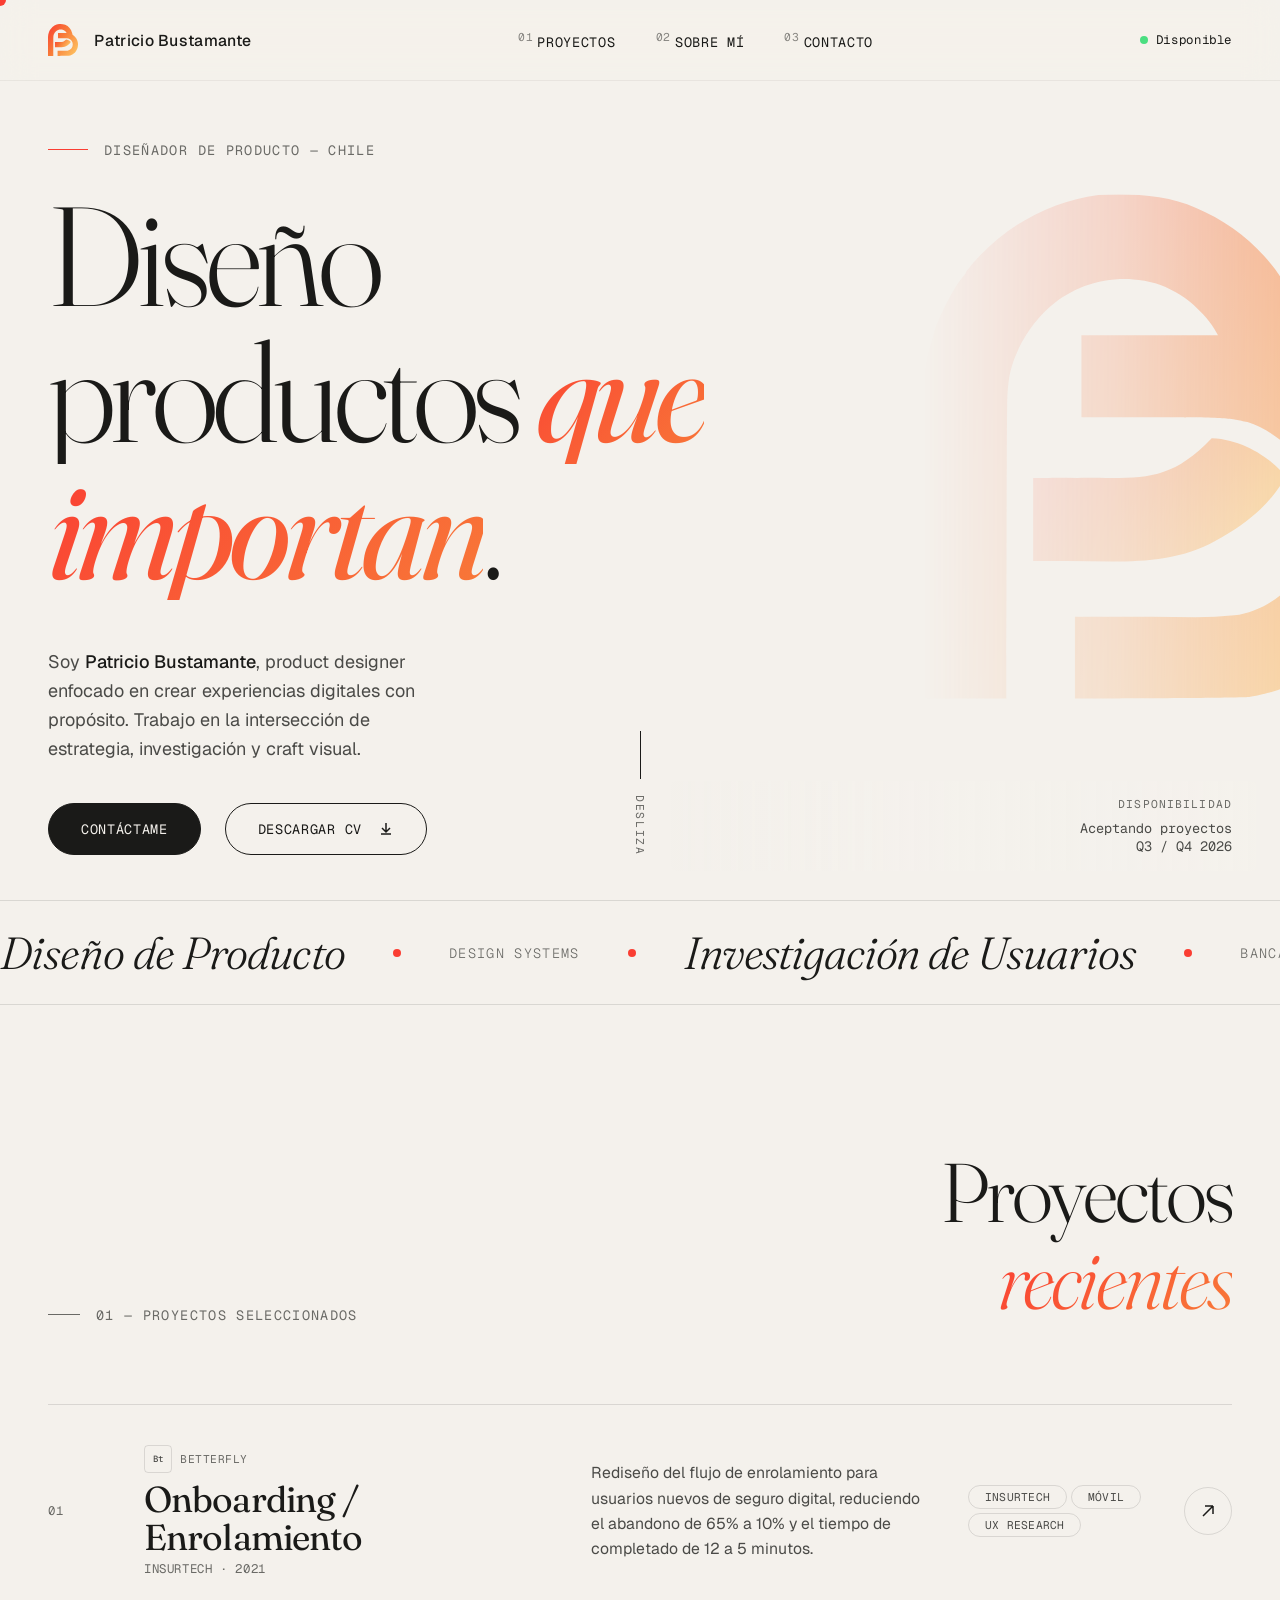
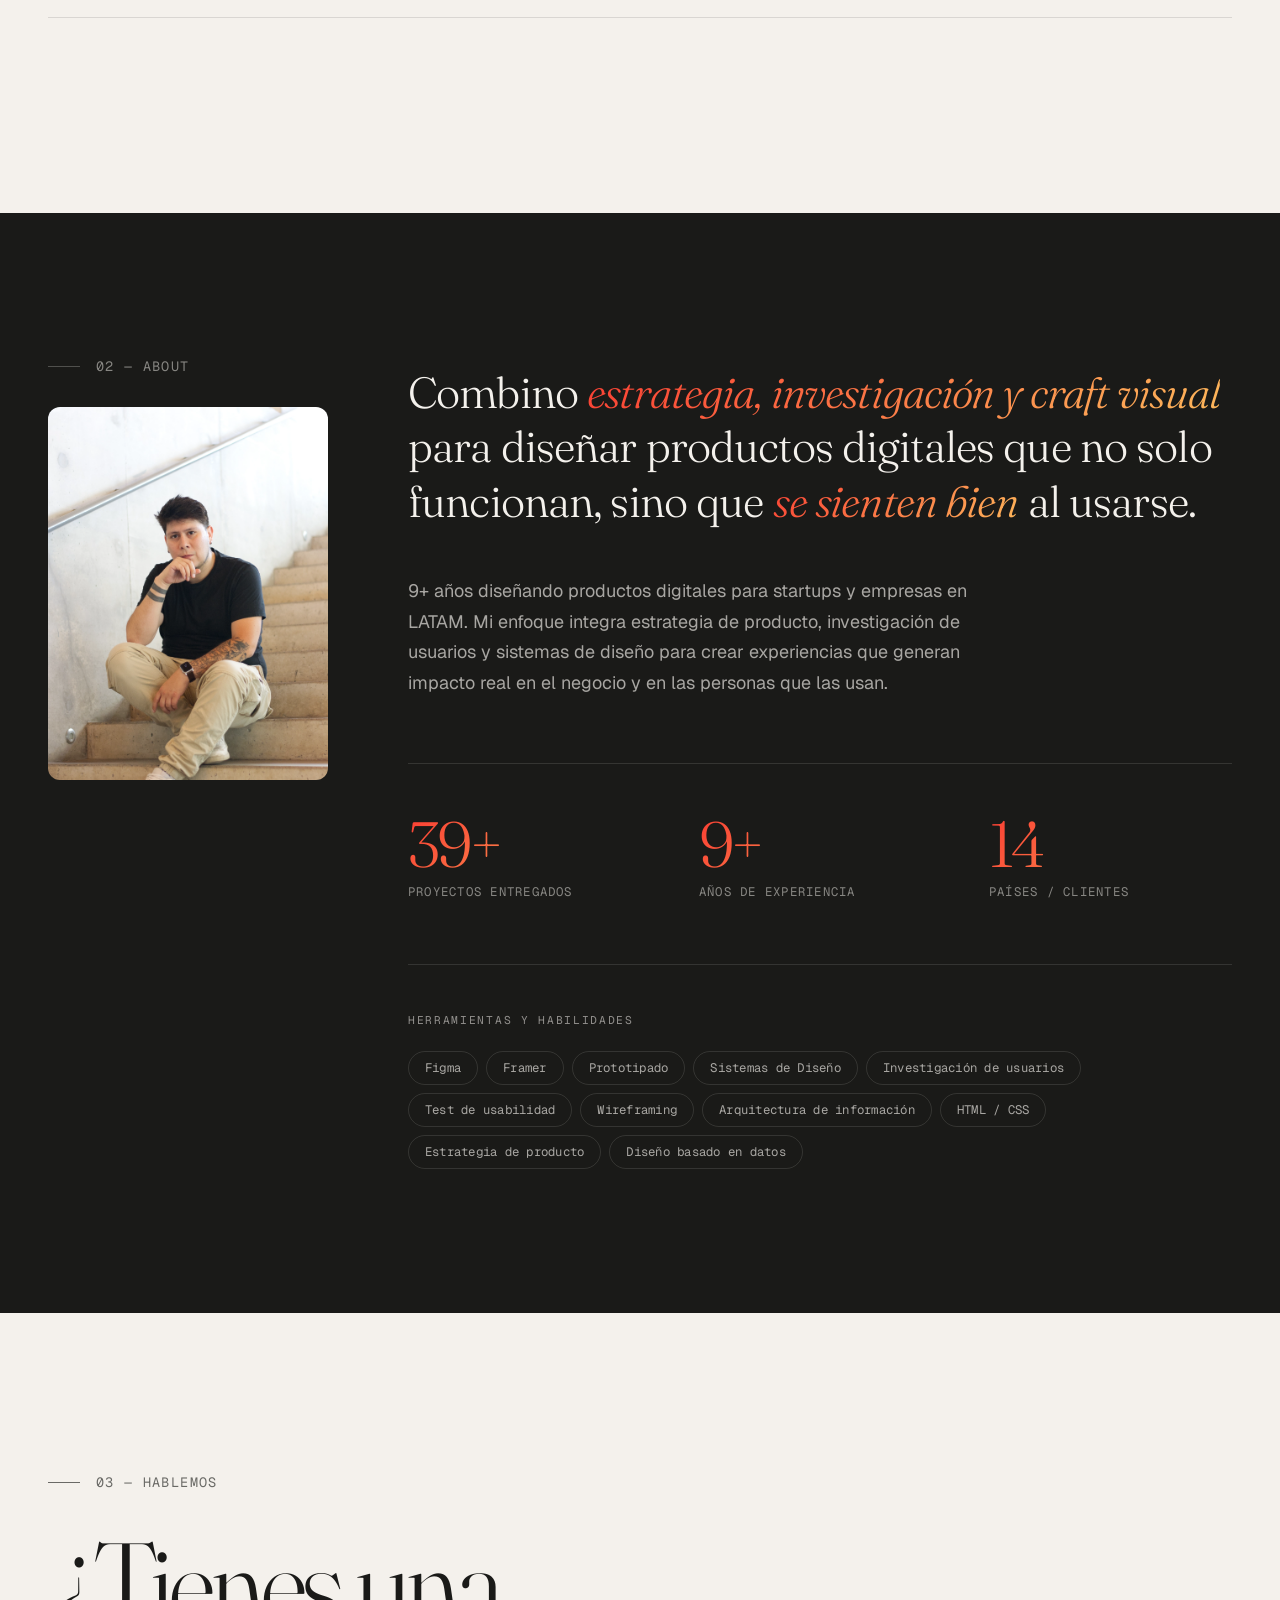
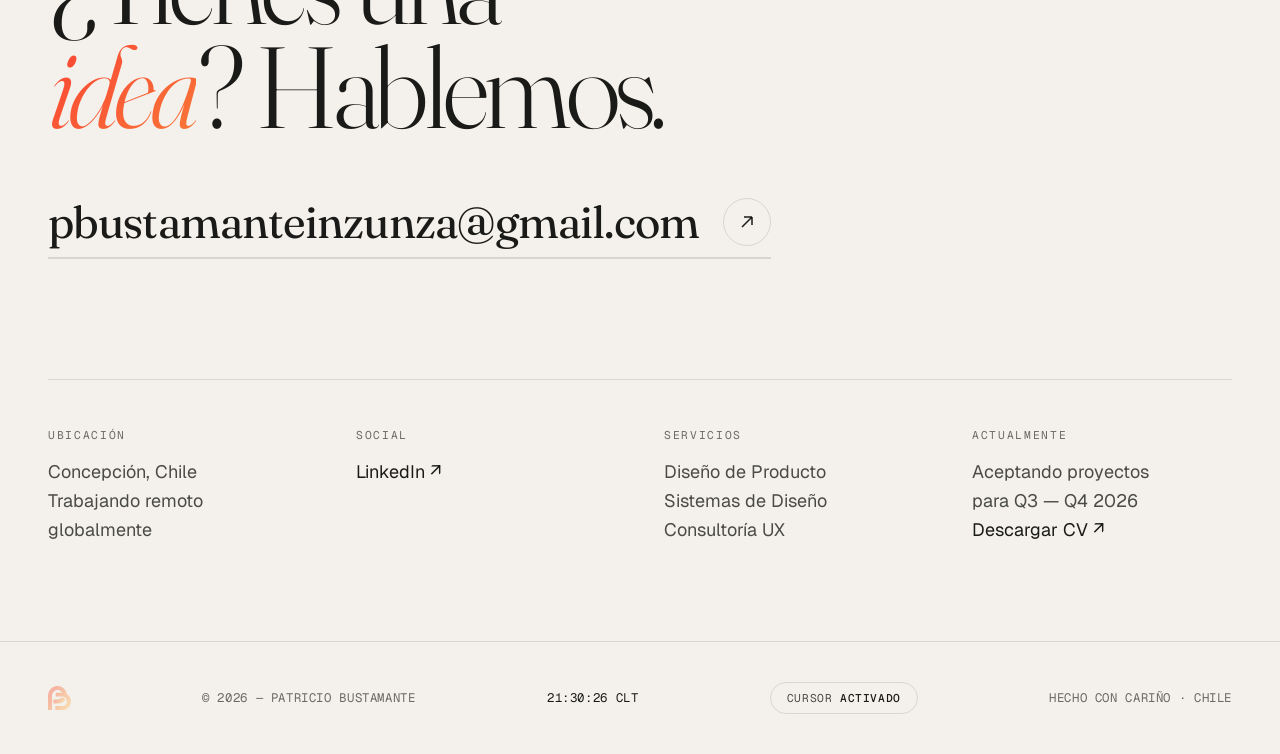
<file: index.html>
<!DOCTYPE html>
<html lang="es">
<head>
<meta charset="UTF-8">
<meta name="viewport" content="width=device-width, initial-scale=1.0, maximum-scale=1.0, user-scalable=no">
<link rel="icon" type="image/svg+xml" href="assets/isotipo-personal.svg">
<title>Patricio Bustamante — Diseñador de Producto</title>
<meta name="description" content="Diseñador de Producto enfocado en crear experiencias digitales con propósito. UX/UI, sistemas de diseño y estrategia de producto.">
<meta name="keywords" content="Diseñador de Producto, UX, UI, Sistemas de Diseño, Portafolio, Chile">
<meta name="author" content="Patricio Bustamante">

<!-- Open Graph -->
<meta property="og:title" content="Patricio Bustamante — Diseñador de Producto">
<meta property="og:description" content="Diseñador de Producto enfocado en crear experiencias digitales con propósito.">
<meta property="og:type" content="website">

<!-- Fonts -->
<link rel="preconnect" href="https://fonts.googleapis.com">
<link rel="preconnect" href="https://fonts.gstatic.com" crossorigin>
<link href="https://fonts.googleapis.com/css2?family=Fraunces:ital,opsz,wght@0,9..144,300;0,9..144,400;0,9..144,500;0,9..144,600;1,9..144,300;1,9..144,400&family=Geist+Mono:wght@300;400;500&family=Geist:wght@300;400;500;600&display=swap" rel="stylesheet" media="print" onload="this.media='all'">
<noscript><link href="https://fonts.googleapis.com/css2?family=Fraunces:ital,opsz,wght@0,9..144,300;0,9..144,400;0,9..144,500;0,9..144,600;1,9..144,300;1,9..144,400&family=Geist+Mono:wght@300;400;500&family=Geist:wght@300;400;500;600&display=swap" rel="stylesheet"></noscript>

<!-- Design System · Atomic Design:
     tokens → base → atoms → molecules → organisms → layout -->
<link rel="stylesheet" href="design-system/css/tokens.css">
<link rel="stylesheet" href="design-system/css/base.css">
<link rel="stylesheet" href="design-system/css/atoms.css">
<link rel="stylesheet" href="design-system/css/molecules.css">
<link rel="stylesheet" href="design-system/css/organisms.css">
<link rel="stylesheet" href="design-system/css/layout.css">
<link rel="preload" href="assets/isotipo-personal.svg" as="image" type="image/svg+xml">
<script src="js/bundle.js" defer></script>
</head>
<body>

<a class="skip-link" href="#main-content">Saltar al contenido principal</a>

<!-- Cursor -->
<div class="cursor-dot" id="cursor" aria-hidden="true"></div>

<!-- Loader -->
<div class="loader" id="loader" role="status" aria-live="polite" aria-label="Cargando sitio">
  <svg class="loader-logo" viewBox="0 0 600 600" fill="none" xmlns="http://www.w3.org/2000/svg">
    <path d="M509.62 532.77C545.17 513.5 577 489.71 596.05 454C596.05 449.33 557.95 407.92 505.35 406.04C453.8 459.94 420.22 455.14 350.45 454.94C335.2 455.42 319.59 454.56 304.26 454.98H285.13V557.62H322.3V557.55C385.22 557.21 452.64 564.87 509.63 532.77H509.62Z" fill="url(#loaderGrad1)" transform="translate(-148, -105)"/>
    <path d="M731.15 449.71C720.14 406.95 696.2 368.47 662.77 339.1C655.78 331.94 647 324.92 636.87 318.66C636.77 318.54 636.6 318.44 636.4 318.37C635.21 317.64 634.01 316.92 632.79 316.22C632.08 315.81 631.38 315.42 630.67 315.03C630.37 312.82 630.04 310.59 629.65 308.34C627.92 298.16 625.49 288.55 622.58 279.78C604.36 207.09 553.34 150.17 485.5 121.68C451.18 105.88 404.39 103.27 365.5 105.88C301 114.37 242.34 149.27 202.8 199.98C201.63 200.38 202.32 202.94 201.2 203.38C187.64 218.1 165.87 260.63 162 279.68C157.17 294.04 153.78 306.01 151.5 323.68C148.1 349.98 148.1 351.68 148 538.38C148 605.66 148 648.3 148.1 675.39V727.1H251.97V675.39C252.13 647.56 252.2 603.53 252.31 533.78C252.36 498.66 252.43 463.53 252.59 428.41C252.68 407.51 252.78 386.61 253.05 365.7C253.3 345.87 254.51 327.22 261.69 308.57C271.24 283.74 285.71 261.87 305.63 244.26C333.76 219.39 371.2 207.43 408.55 210.13C417.74 210.79 426.98 212.21 435.81 214.88C452.72 220.53 469.18 228.96 482.44 241C493.53 251.07 504.75 263.03 511.72 276.42C512.06 277.08 513 278.34 513 279.08H344.63V285.26H344.7V380.06C344.7 380.06 385.41 380.06 385.41 380.04C397.63 380.11 413.5 380.15 433.99 380.18C526.69 380.18 527.93 381.56 549.49 386.18C575.52 394.35 601.71 413.72 617.49 439.68C643.08 481.79 640.94 538.94 611.03 578.33C593.09 601.97 563.52 621.24 533.28 624.58C499.82 628.27 465.26 626.21 431.69 626.18H338.29C338.29 626.18 338.23 626.19 338.2 626.21H336.61V727.09C336.61 727.09 364.79 727.09 364.79 727.07C420.14 727.23 546.53 726.24 551.49 725.37C573.48 721.34 579.48 719.1 596.79 713.17C695.31 679.42 750.81 570.33 735.43 470.56C734.34 463.51 732.91 456.55 731.15 449.7V449.71Z" fill="url(#loaderGrad2)" transform="translate(-148, -105)"/>
    <defs>
      <linearGradient id="loaderGrad1" x1="282.83" y1="391.83" x2="516.81" y2="555.62" gradientUnits="userSpaceOnUse">
        <stop stop-color="#FA3E33"/><stop offset="0.5" stop-color="#F87A38"/><stop offset="1" stop-color="#FDB85B"/>
      </linearGradient>
      <linearGradient id="loaderGrad2" x1="56.26" y1="238.64" x2="656.68" y2="658.93" gradientUnits="userSpaceOnUse">
        <stop stop-color="#FA3E33"/><stop offset="0.5" stop-color="#F87A38"/><stop offset="1" stop-color="#FDB85B"/>
      </linearGradient>
    </defs>
  </svg>
  <div class="loader-bar-track">
    <div class="loader-bar" id="loaderBar"></div>
  </div>
</div>

<!-- Navigation -->
<site-header></site-header>

<main id="main-content">

<!-- Hero -->
<section class="hero" aria-labelledby="hero-title">
  <div class="hero-eyebrow">Diseñador de Producto — Chile</div>

  <h1 class="hero-title" id="hero-title">
    <span class="line" aria-hidden="true"><span class="line-inner">Diseño</span></span>
    <span class="line" aria-hidden="true"><span class="line-inner">productos <em>que</em></span></span>
    <span class="line" aria-hidden="true"><span class="line-inner"><em>importan</em>.</span></span>
    <span class="sr-only">Diseño productos que importan.</span>
  </h1>

  <div class="hero-bottom">
    <div class="hero-intro-wrap">
      <p class="hero-intro">
        Soy <strong>Patricio Bustamante</strong>, product designer enfocado en crear experiencias digitales con propósito. Trabajo en la intersección de estrategia, investigación y craft visual.
      </p>
      <div class="hero-actions">
        <a href="mailto:pbustamanteinzunza@gmail.com" class="btn btn--primary magnetic">Contáctame</a>
        <a href="https://drive.google.com/drive/folders/1GgpW7-X2UfmII-WAoxY3obS5fUp88HIr?usp=drive_link" class="btn btn--secondary magnetic" target="_blank" rel="noopener noreferrer">
          Descargar CV
          <svg class="btn-icon" viewBox="0 0 16 16" fill="none" stroke="currentColor" stroke-width="1.5" focusable="false" aria-hidden="true">
            <path d="M8 2v8M4 7l4 4 4-4M3 13h10"/>
          </svg>
        </a>
      </div>
    </div>
    <div class="scroll-cue">
      <div class="scroll-cue-line"></div>
      <span class="scroll-cue-text">Desliza</span>
    </div>
    <div class="hero-meta-right">
      <span>Disponibilidad</span>
      Aceptando proyectos<br>Q3 / Q4 2026
    </div>
  </div>

  <!-- Logo mark decorativo -->
  <div class="hero-mark" aria-hidden="true">
    <svg viewBox="0 0 600 625" fill="none" xmlns="http://www.w3.org/2000/svg" focusable="false">
      <path d="M509.62 532.77C545.17 513.5 577 489.71 596.05 454C596.05 449.33 557.95 407.92 505.35 406.04C453.8 459.94 420.22 455.14 350.45 454.94C335.2 455.42 319.59 454.56 304.26 454.98H285.13V557.62H322.3V557.55C385.22 557.21 452.64 564.87 509.63 532.77H509.62Z" fill="url(#heroGrad1)" transform="translate(-148, -105)"/>
      <path d="M731.15 449.71C720.14 406.95 696.2 368.47 662.77 339.1C655.78 331.94 647 324.92 636.87 318.66C636.77 318.54 636.6 318.44 636.4 318.37C635.21 317.64 634.01 316.92 632.79 316.22C632.08 315.81 631.38 315.42 630.67 315.03C630.37 312.82 630.04 310.59 629.65 308.34C627.92 298.16 625.49 288.55 622.58 279.78C604.36 207.09 553.34 150.17 485.5 121.68C451.18 105.88 404.39 103.27 365.5 105.88C301 114.37 242.34 149.27 202.8 199.98C201.63 200.38 202.32 202.94 201.2 203.38C187.64 218.1 165.87 260.63 162 279.68C157.17 294.04 153.78 306.01 151.5 323.68C148.1 349.98 148.1 351.68 148 538.38C148 605.66 148 648.3 148.1 675.39V727.1H251.97V675.39C252.13 647.56 252.2 603.53 252.31 533.78C252.36 498.66 252.43 463.53 252.59 428.41C252.68 407.51 252.78 386.61 253.05 365.7C253.3 345.87 254.51 327.22 261.69 308.57C271.24 283.74 285.71 261.87 305.63 244.26C333.76 219.39 371.2 207.43 408.55 210.13C417.74 210.79 426.98 212.21 435.81 214.88C452.72 220.53 469.18 228.96 482.44 241C493.53 251.07 504.75 263.03 511.72 276.42C512.06 277.08 513 278.34 513 279.08H344.63V285.26H344.7V380.06C344.7 380.06 385.41 380.06 385.41 380.04C397.63 380.11 413.5 380.15 433.99 380.18C526.69 380.18 527.93 381.56 549.49 386.18C575.52 394.35 601.71 413.72 617.49 439.68C643.08 481.79 640.94 538.94 611.03 578.33C593.09 601.97 563.52 621.24 533.28 624.58C499.82 628.27 465.26 626.21 431.69 626.18H338.29C338.29 626.18 338.23 626.19 338.2 626.21H336.61V727.09C336.61 727.09 364.79 727.09 364.79 727.07C420.14 727.23 546.53 726.24 551.49 725.37C573.48 721.34 579.48 719.1 596.79 713.17C695.31 679.42 750.81 570.33 735.43 470.56C734.34 463.51 732.91 456.55 731.15 449.7V449.71Z" fill="url(#heroGrad2)" transform="translate(-148, -105)"/>
      <defs>
        <linearGradient id="heroGrad1" x1="282.83" y1="391.83" x2="516.81" y2="555.62" gradientUnits="userSpaceOnUse">
          <stop stop-color="#FA3E33"/><stop offset="0.5" stop-color="#F87A38"/><stop offset="1" stop-color="#FDB85B"/>
        </linearGradient>
        <linearGradient id="heroGrad2" x1="56.26" y1="238.64" x2="656.68" y2="658.93" gradientUnits="userSpaceOnUse">
          <stop stop-color="#FA3E33"/><stop offset="0.5" stop-color="#F87A38"/><stop offset="1" stop-color="#FDB85B"/>
        </linearGradient>
      </defs>
    </svg>
  </div>
</section>

<!-- Marquee -->
<div class="marquee" aria-hidden="true">
  <div class="marquee-track">
    <span class="marquee-item">Diseño de Producto</span>
    <span class="marquee-dot"></span>
    <span class="marquee-item mono">Design Systems</span>
    <span class="marquee-dot"></span>
    <span class="marquee-item">Investigación de Usuarios</span>
    <span class="marquee-dot"></span>
    <span class="marquee-item mono">Banca Digital</span>
    <span class="marquee-dot"></span>
    <span class="marquee-item">Estrategia de Producto</span>
    <span class="marquee-dot"></span>
    <span class="marquee-item mono">Arquitectura de Información</span>
    <span class="marquee-dot"></span>
    <span class="marquee-item">Prototipado</span>
    <span class="marquee-dot"></span>
    <span class="marquee-item mono">Data Driven Design</span>
    <span class="marquee-dot"></span>
    <span class="marquee-item">Diseño B2C / B2B</span>
    <span class="marquee-dot"></span>
    <span class="marquee-item mono">Usability Testing</span>
    <span class="marquee-dot"></span>
    <!-- Duplicate for seamless loop -->
    <span class="marquee-item">Diseño de Producto</span>
    <span class="marquee-dot"></span>
    <span class="marquee-item mono">Design Systems</span>
    <span class="marquee-dot"></span>
    <span class="marquee-item">Investigación de Usuarios</span>
    <span class="marquee-dot"></span>
    <span class="marquee-item mono">Banca Digital</span>
    <span class="marquee-dot"></span>
    <span class="marquee-item">Estrategia de Producto</span>
    <span class="marquee-dot"></span>
    <span class="marquee-item mono">Arquitectura de Información</span>
    <span class="marquee-dot"></span>
    <span class="marquee-item">Prototipado</span>
    <span class="marquee-dot"></span>
    <span class="marquee-item mono">Data Driven Design</span>
    <span class="marquee-dot"></span>
    <span class="marquee-item">Diseño B2C / B2B</span>
    <span class="marquee-dot"></span>
    <span class="marquee-item mono">Usability Testing</span>
    <span class="marquee-dot"></span>
  </div>
</div>

<!-- Projects -->
<section class="projects-section" id="work" aria-labelledby="work-title">
  <div class="section-header reveal">
    <p class="section-label">01 — Proyectos seleccionados</p>
    <h2 class="section-title" id="work-title">Proyectos<br><em>recientes</em></h2>
  </div>

  <div class="project-list reveal-stagger" data-projects="recent"></div>

  <div class="projects-cta reveal">
    <a href="pages/work.html" class="btn magnetic">
      Ver todos los proyectos
      <svg class="btn-arrow" viewBox="0 0 16 16" fill="none" stroke="currentColor" stroke-width="1.5" focusable="false" aria-hidden="true">
        <path d="M3 13L13 3M13 3H5M13 3V11"/>
      </svg>
    </a>
  </div>
</section>



<!-- About -->
<section class="about" id="about" aria-labelledby="about-headline">
  <div class="about-layout">
    <div class="about-sidebar">
      <p class="section-label reveal">02 — About</p>
      <div class="about-photo reveal">
        <img src="assets/photo-perfil.webp" alt="Patricio Bustamante — Product Designer" width="400" height="500" loading="lazy">
      </div>
    </div>

    <div class="about-content">
      <h2 class="about-headline reveal" id="about-headline">
        Combino <em>estrategia, investigación y craft visual</em> para diseñar productos digitales que no solo funcionan, sino que <em>se sienten bien</em> al usarse.
      </h2>
      <p class="about-body reveal">
        9+ años diseñando productos digitales para startups y empresas en LATAM. Mi enfoque integra estrategia de producto, investigación de usuarios y sistemas de diseño para crear experiencias que generan impacto real en el negocio y en las personas que las usan.
      </p>

      <div class="stats-grid reveal-stagger">
        <div class="stat">
          <div class="stat-number">40+</div>
          <div class="stat-label">Proyectos entregados</div>
        </div>
        <div class="stat">
          <div class="stat-number">9+</div>
          <div class="stat-label">Años de experiencia</div>
        </div>
        <div class="stat">
          <div class="stat-number">14</div>
          <div class="stat-label">Países / clientes</div>
        </div>
      </div>

      <div class="skills-strip reveal">
        <div class="skills-strip-label">Herramientas y habilidades</div>
        <div class="skills-list">
          <span class="skill-pill">Figma</span>
          <span class="skill-pill">Framer</span>
          <span class="skill-pill">Prototipado</span>
          <span class="skill-pill">Sistemas de Diseño</span>
          <span class="skill-pill">Investigación de usuarios</span>
          <span class="skill-pill">Test de usabilidad</span>
          <span class="skill-pill">Wireframing</span>
          <span class="skill-pill">Arquitectura de información</span>
          <span class="skill-pill">HTML / CSS</span>
          <span class="skill-pill">Estrategia de producto</span>
          <span class="skill-pill">Diseño basado en datos</span>
        </div>
      </div>
    </div>
  </div>
</section>

<!-- Contact -->
<section class="contact" id="contact" aria-labelledby="contact-title">
  <p class="contact-label reveal">03 — Hablemos</p>
  <h2 class="contact-headline reveal" id="contact-title">
    ¿Tienes una<br><em>idea</em>? Hablemos.
  </h2>

  <a href="mailto:pbustamanteinzunza@gmail.com" class="contact-email-link reveal magnetic" aria-label="Enviar email a pbustamanteinzunza@gmail.com">
    pbustamanteinzunza@gmail.com
    <span class="contact-arrow" aria-hidden="true">
      <svg viewBox="0 0 16 16" fill="none" stroke="currentColor" stroke-width="1.5" focusable="false">
        <path d="M3 13L13 3M13 3H5M13 3V11"/>
      </svg>
    </span>
  </a>

  <div class="contact-grid reveal-stagger">
    <div class="contact-block">
      <div class="contact-block-label">Ubicación</div>
      <div class="contact-block-content">
        Concepción, Chile<br>
        Trabajando remoto<br>globalmente
      </div>
    </div>
    <div class="contact-block">
      <div class="contact-block-label">Social</div>
      <div class="contact-block-content">
        <a href="https://linkedin.com/in/patrbustamante" target="_blank" rel="noopener noreferrer">LinkedIn <span aria-hidden="true">&#8599;</span><span class="sr-only">(abre en nueva ventana)</span></a>
      </div>
    </div>
    <div class="contact-block">
      <div class="contact-block-label">Servicios</div>
      <div class="contact-block-content">
        Diseño de Producto<br>
        Sistemas de Diseño<br>
        Consultoría UX
      </div>
    </div>
    <div class="contact-block">
      <div class="contact-block-label">Actualmente</div>
      <div class="contact-block-content">
        Aceptando proyectos<br>
        para Q3 — Q4 2026<br>
        <a href="#" aria-disabled="true" tabindex="-1">Descargar CV <span aria-hidden="true">&#8599;</span></a>
      </div>
    </div>
  </div>
</section>

</main>

<!-- Footer -->
<site-footer></site-footer>

</body>
</html>
</file>
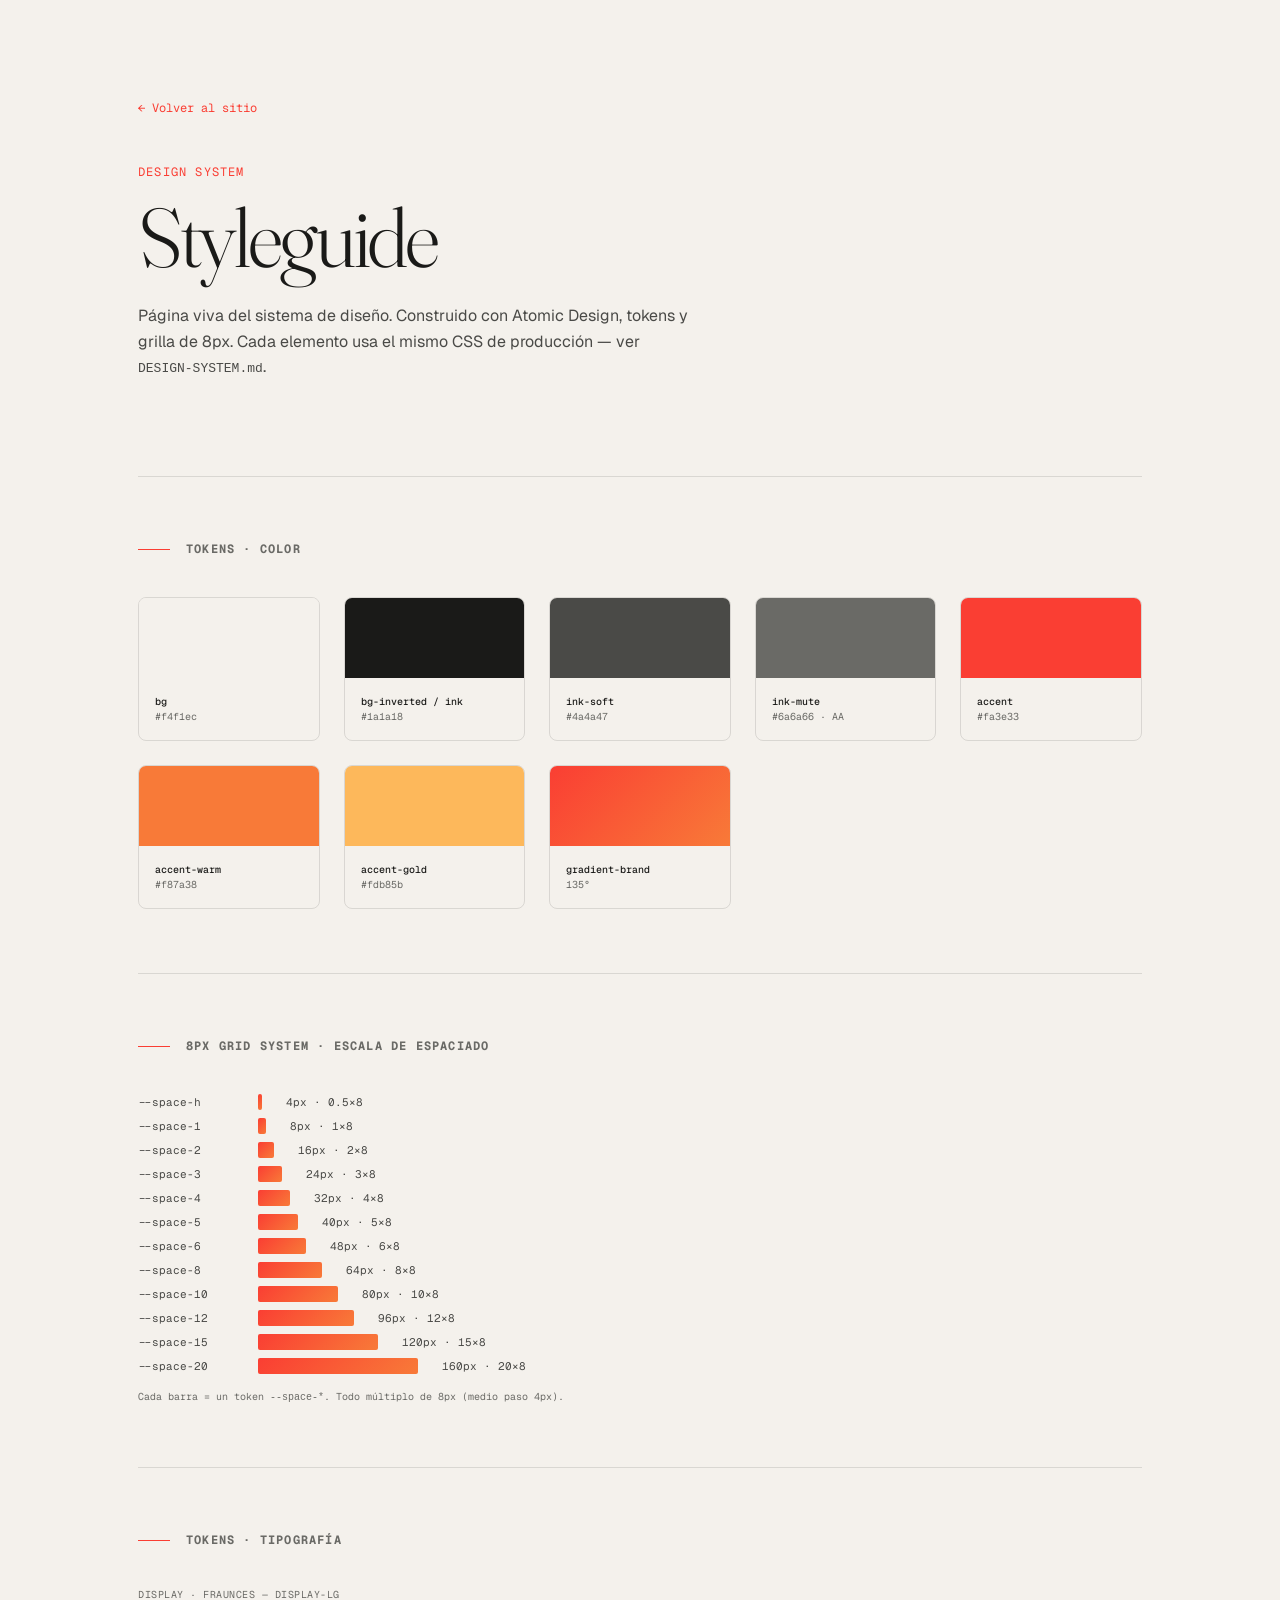
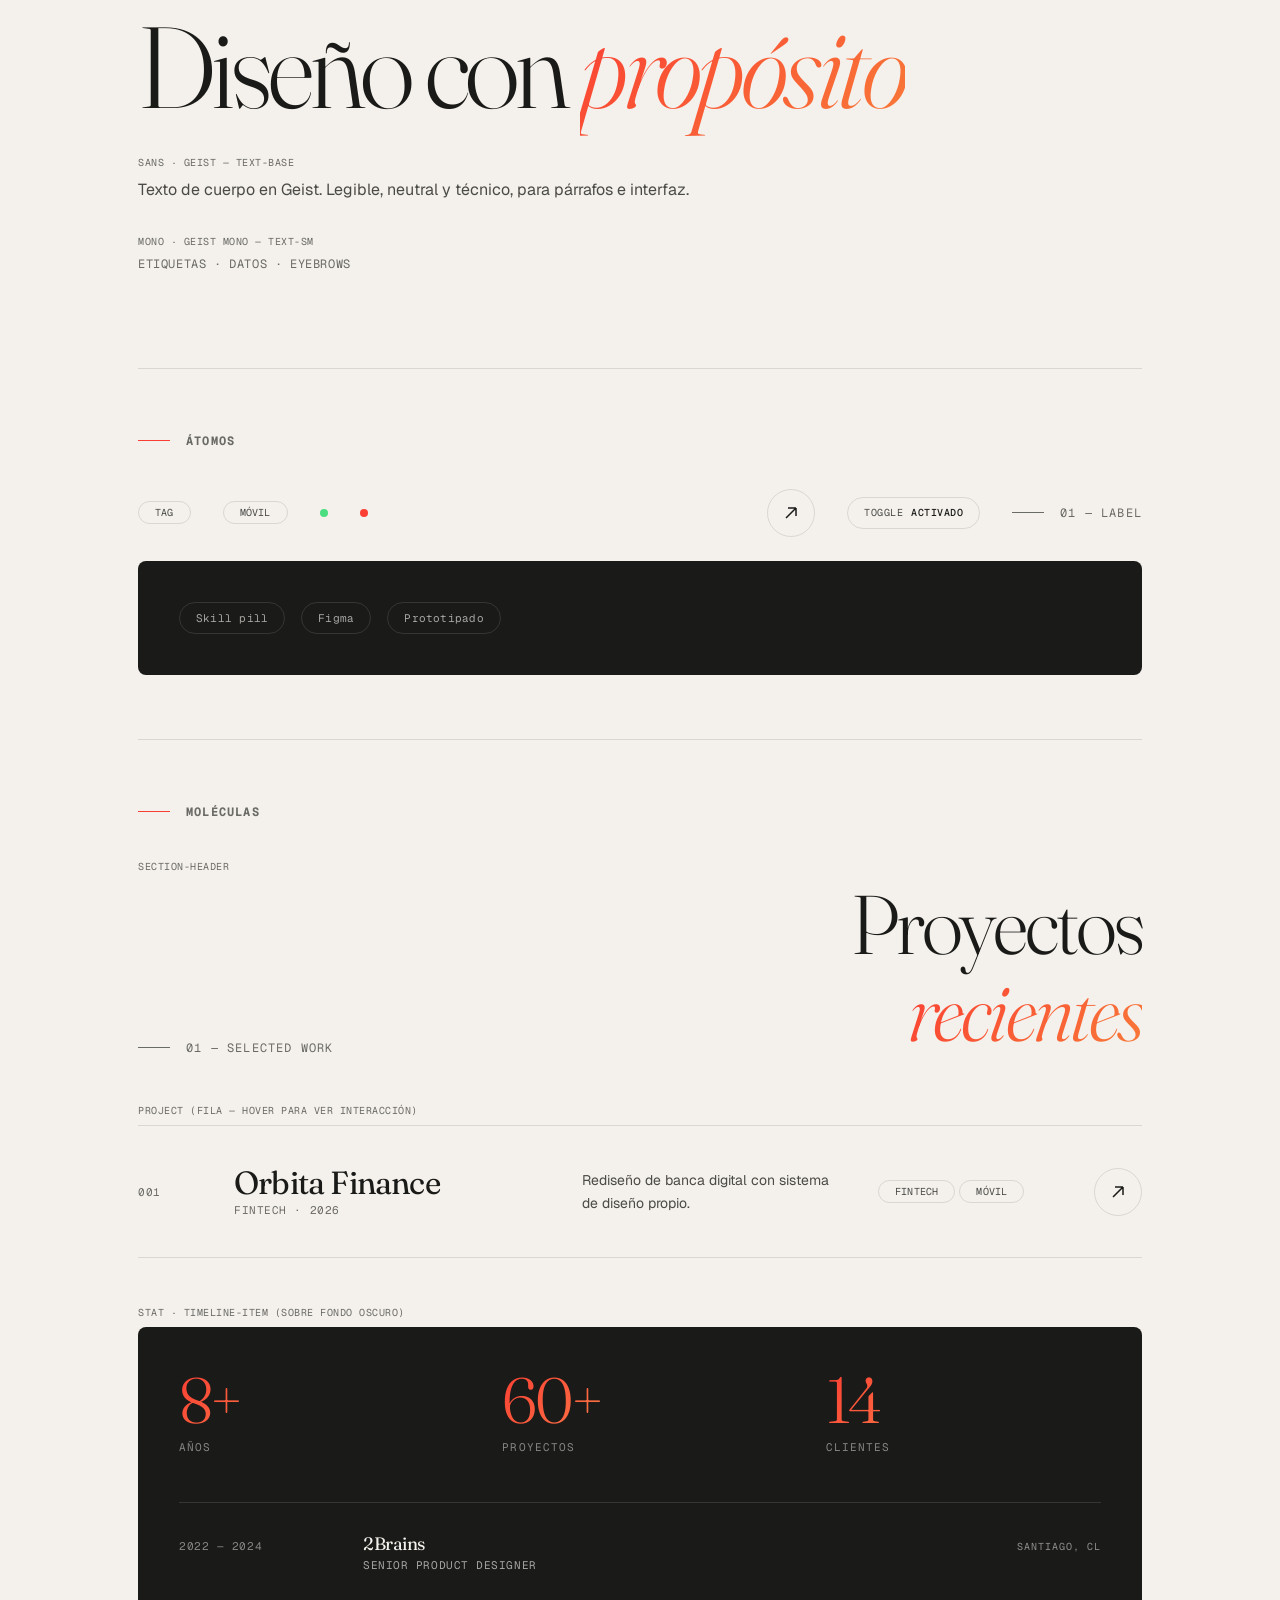
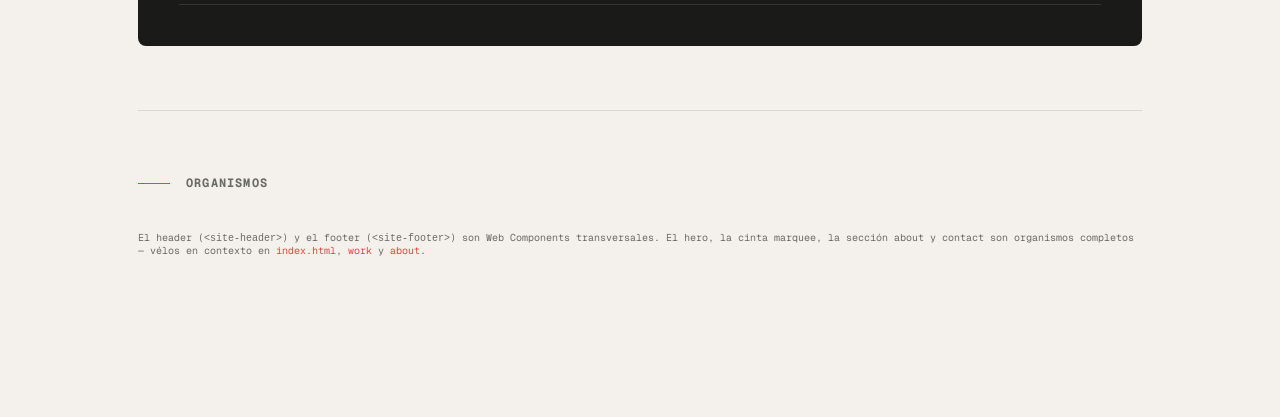
<file: styleguide.html>
<!DOCTYPE html>
<html lang="es">
<head>
<meta charset="UTF-8">
<meta name="viewport" content="width=device-width, initial-scale=1.0">
<link rel="icon" type="image/svg+xml" href="assets/isotipo-personal.svg">
<title>Styleguide — Design System · Patricio Bustamante</title>
<meta name="robots" content="noindex">

<link rel="preconnect" href="https://fonts.googleapis.com">
<link rel="preconnect" href="https://fonts.gstatic.com" crossorigin>
<link href="https://fonts.googleapis.com/css2?family=Fraunces:ital,opsz,wght@0,9..144,300;0,9..144,400;0,9..144,500;0,9..144,600;1,9..144,300;1,9..144,400&family=Geist+Mono:wght@300;400;500&family=Geist:wght@300;400;500;600&display=swap" rel="stylesheet">

<!-- Design System · Atomic Design -->
<link rel="stylesheet" href="css/tokens.css">
<link rel="stylesheet" href="css/base.css">
<link rel="stylesheet" href="css/atoms.css">
<link rel="stylesheet" href="css/molecules.css">
<link rel="stylesheet" href="css/organisms.css">
<link rel="stylesheet" href="css/layout.css">

<style>
  /* Estilos exclusivos del styleguide (no forman parte del sistema) */
  body { cursor: auto; }
  .sg-wrap {
    max-width: 1100px;
    margin: 0 auto;
    padding: var(--space-12) var(--container-px);
  }
  .sg-head { margin-bottom: var(--space-12); }
  .sg-kicker {
    font-family: var(--font-mono);
    font-size: var(--text-sm);
    text-transform: uppercase;
    letter-spacing: var(--tracking-widest);
    color: var(--color-accent);
    margin-bottom: var(--space-2);
  }
  .sg-title {
    font-family: var(--font-display);
    font-weight: var(--weight-light);
    font-size: var(--display-md);
    letter-spacing: var(--tracking-tightest);
    line-height: 1;
  }
  .sg-lead {
    margin-top: var(--space-3);
    max-width: 560px;
    color: var(--color-ink-soft);
    line-height: var(--leading-relaxed);
  }
  .sg-section {
    padding: var(--space-8) 0;
    border-top: 1px solid var(--color-line);
  }
  .sg-section-title {
    font-family: var(--font-mono);
    font-size: var(--text-sm);
    text-transform: uppercase;
    letter-spacing: var(--tracking-widest);
    color: var(--color-ink-mute);
    margin-bottom: var(--space-5);
    display: flex;
    align-items: center;
    gap: var(--space-2);
  }
  .sg-section-title::before {
    content: '';
    width: var(--space-4);
    height: 1px;
    background: var(--color-accent);
  }
  .sg-grid {
    display: grid;
    grid-template-columns: repeat(auto-fill, minmax(180px, 1fr));
    gap: var(--space-3);
  }
  .sg-swatch {
    border: 1px solid var(--color-line);
    border-radius: var(--radius-md);
    overflow: hidden;
  }
  .sg-swatch-color { height: var(--space-10); }
  .sg-swatch-meta {
    padding: var(--space-2);
    font-family: var(--font-mono);
    font-size: var(--text-2xs);
    line-height: 1.5;
  }
  .sg-swatch-meta strong { display: block; font-weight: var(--weight-medium); }
  .sg-swatch-meta span { color: var(--color-ink-mute); }
  .sg-scale-row {
    display: flex;
    align-items: center;
    gap: var(--space-3);
    margin-bottom: var(--space-1);
    font-family: var(--font-mono);
    font-size: var(--text-xs);
    color: var(--color-ink-soft);
  }
  .sg-scale-bar {
    height: var(--space-2);
    background: var(--gradient-brand);
    border-radius: var(--radius-xs);
  }
  .sg-scale-label { width: var(--space-12); flex-shrink: 0; }
  .sg-type-row { margin-bottom: var(--space-4); }
  .sg-type-meta {
    font-family: var(--font-mono);
    font-size: var(--text-2xs);
    text-transform: uppercase;
    letter-spacing: var(--tracking-wider);
    color: var(--color-ink-mute);
    margin-bottom: var(--space-1);
  }
  .sg-panel {
    padding: var(--space-5);
    border: 1px solid var(--color-line);
    border-radius: var(--radius-md);
    display: flex;
    flex-wrap: wrap;
    gap: var(--space-2);
    align-items: center;
  }
  .sg-panel.dark {
    background: var(--color-bg-inverted);
  }
  .sg-row { display: flex; flex-wrap: wrap; gap: var(--space-4); align-items: center; }
  .sg-note {
    font-family: var(--font-mono);
    font-size: var(--text-2xs);
    color: var(--color-ink-mute);
    margin-top: var(--space-2);
  }
  .sg-back {
    display: inline-flex;
    align-items: center;
    gap: var(--space-1);
    font-family: var(--font-mono);
    font-size: var(--text-sm);
    color: var(--color-accent);
    margin-bottom: var(--space-6);
  }
</style>
</head>
<body>

<a class="skip-link" href="#sg-main">Saltar al contenido</a>

<main id="sg-main" class="sg-wrap">
  <a href="index.html" class="sg-back">&larr; Volver al sitio</a>

  <header class="sg-head">
    <p class="sg-kicker">Design System</p>
    <h1 class="sg-title">Styleguide</h1>
    <p class="sg-lead">Página viva del sistema de diseño. Construido con Atomic Design, tokens y grilla de 8px. Cada elemento usa el mismo CSS de producción — ver <code>DESIGN-SYSTEM.md</code>.</p>
  </header>

  <!-- COLOR -->
  <section class="sg-section">
    <h2 class="sg-section-title">Tokens · Color</h2>
    <div class="sg-grid">
      <div class="sg-swatch"><div class="sg-swatch-color" style="background:#f4f1ec"></div><div class="sg-swatch-meta"><strong>bg</strong><span>#f4f1ec</span></div></div>
      <div class="sg-swatch"><div class="sg-swatch-color" style="background:#1a1a18"></div><div class="sg-swatch-meta"><strong>bg-inverted / ink</strong><span>#1a1a18</span></div></div>
      <div class="sg-swatch"><div class="sg-swatch-color" style="background:#4a4a47"></div><div class="sg-swatch-meta"><strong>ink-soft</strong><span>#4a4a47</span></div></div>
      <div class="sg-swatch"><div class="sg-swatch-color" style="background:#6a6a66"></div><div class="sg-swatch-meta"><strong>ink-mute</strong><span>#6a6a66 · AA</span></div></div>
      <div class="sg-swatch"><div class="sg-swatch-color" style="background:#fa3e33"></div><div class="sg-swatch-meta"><strong>accent</strong><span>#fa3e33</span></div></div>
      <div class="sg-swatch"><div class="sg-swatch-color" style="background:#f87a38"></div><div class="sg-swatch-meta"><strong>accent-warm</strong><span>#f87a38</span></div></div>
      <div class="sg-swatch"><div class="sg-swatch-color" style="background:#fdb85b"></div><div class="sg-swatch-meta"><strong>accent-gold</strong><span>#fdb85b</span></div></div>
      <div class="sg-swatch"><div class="sg-swatch-color" style="background:linear-gradient(135deg,#fa3e33,#f87a38)"></div><div class="sg-swatch-meta"><strong>gradient-brand</strong><span>135°</span></div></div>
    </div>
  </section>

  <!-- 8PX GRID -->
  <section class="sg-section">
    <h2 class="sg-section-title">8px Grid System · Escala de espaciado</h2>
    <div id="sg-scale"></div>
    <p class="sg-note">Cada barra = un token <code>--space-*</code>. Todo múltiplo de 8px (medio paso 4px).</p>
  </section>

  <!-- TIPOGRAFÍA -->
  <section class="sg-section">
    <h2 class="sg-section-title">Tokens · Tipografía</h2>
    <div class="sg-type-row">
      <p class="sg-type-meta">Display · Fraunces — display-lg</p>
      <p style="font-family:var(--font-display);font-weight:300;font-size:var(--display-lg);line-height:1;letter-spacing:var(--tracking-tightest)">Diseño con <em style="font-style:italic;background:var(--gradient-brand);-webkit-background-clip:text;-webkit-text-fill-color:transparent;background-clip:text">propósito</em></p>
    </div>
    <div class="sg-type-row">
      <p class="sg-type-meta">Sans · Geist — text-base</p>
      <p style="font-family:var(--font-sans);font-size:var(--text-base);color:var(--color-ink-soft);max-width:560px;line-height:var(--leading-relaxed)">Texto de cuerpo en Geist. Legible, neutral y técnico, para párrafos e interfaz.</p>
    </div>
    <div class="sg-type-row">
      <p class="sg-type-meta">Mono · Geist Mono — text-sm</p>
      <p style="font-family:var(--font-mono);font-size:var(--text-sm);letter-spacing:var(--tracking-wider);text-transform:uppercase;color:var(--color-ink-mute)">Etiquetas · Datos · Eyebrows</p>
    </div>
  </section>

  <!-- ATOMS -->
  <section class="sg-section">
    <h2 class="sg-section-title">Átomos</h2>
    <div class="sg-row">
      <span class="project-tag">Tag</span>
      <span class="project-tag">Móvil</span>
      <span class="status-dot" title="status-dot"></span>
      <span class="marquee-dot" title="marquee-dot"></span>
      <span class="project-arrow"><svg viewBox="0 0 16 16" fill="none" stroke="currentColor" stroke-width="1.5" focusable="false"><path d="M3 13L13 3M13 3H5M13 3V11"/></svg></span>
      <button type="button" class="cursor-toggle"><span aria-hidden="true">Toggle</span> <span class="cursor-toggle-state">Activado</span></button>
      <span class="section-label">01 — Label</span>
    </div>
    <div class="sg-panel dark" style="margin-top:var(--space-3)">
      <span class="skill-pill">Skill pill</span>
      <span class="skill-pill">Figma</span>
      <span class="skill-pill">Prototipado</span>
    </div>
  </section>

  <!-- MOLECULES -->
  <section class="sg-section">
    <h2 class="sg-section-title">Moléculas</h2>

    <p class="sg-type-meta">section-header</p>
    <div class="section-header" style="margin-bottom:var(--space-6)">
      <span class="section-label">01 — Selected Work</span>
      <span class="section-title">Proyectos<br><em>recientes</em></span>
    </div>

    <p class="sg-type-meta">project (fila — hover para ver interacción)</p>
    <div class="project-list" style="margin-bottom:var(--space-6)">
      <a href="#sg-main" class="project" style="grid-template-columns:var(--space-8) 1.2fr 1fr var(--space-22) var(--space-7)">
        <span class="project-num" aria-hidden="true">001</span>
        <span class="project-info">
          <span class="project-title">Orbita Finance</span>
          <span class="project-subtitle">Fintech · 2026</span>
        </span>
        <span class="project-desc">Rediseño de banca digital con sistema de diseño propio.</span>
        <span class="project-tags">
          <span class="project-tag">Fintech</span>
          <span class="project-tag">Móvil</span>
        </span>
        <span class="project-arrow"><svg viewBox="0 0 16 16" fill="none" stroke="currentColor" stroke-width="1.5" focusable="false"><path d="M3 13L13 3M13 3H5M13 3V11"/></svg></span>
      </a>
    </div>

    <p class="sg-type-meta">stat · timeline-item (sobre fondo oscuro)</p>
    <div class="sg-panel dark" style="display:block">
      <div class="stats-grid" style="border:0;padding:0;margin-bottom:var(--space-6)">
        <div class="stat"><div class="stat-number">8+</div><div class="stat-label">Años</div></div>
        <div class="stat"><div class="stat-number">60+</div><div class="stat-label">Proyectos</div></div>
        <div class="stat"><div class="stat-number">14</div><div class="stat-label">Clientes</div></div>
      </div>
      <div class="timeline">
        <div class="timeline-item">
          <div class="timeline-date">2022 — 2024</div>
          <div class="timeline-info">
            <div class="timeline-company">2Brains</div>
            <div class="timeline-role">Senior Product Designer</div>
          </div>
          <div class="timeline-location">Santiago, CL</div>
        </div>
      </div>
    </div>
  </section>

  <!-- ORGANISMS -->
  <section class="sg-section">
    <h2 class="sg-section-title">Organismos</h2>
    <p class="sg-note">El header (<code>&lt;site-header&gt;</code>) y el footer (<code>&lt;site-footer&gt;</code>) son Web Components transversales. El hero, la cinta marquee, la sección about y contact son organismos completos — vélos en contexto en <a href="index.html" style="color:var(--color-accent)">index.html</a>, <a href="pages/work.html" style="color:var(--color-accent)">work</a> y <a href="pages/about.html" style="color:var(--color-accent)">about</a>.</p>
  </section>

</main>

<script>
  // Render de la escala 8px desde los tokens reales
  (function () {
    const steps = [
      ['space-h', 4], ['space-1', 8], ['space-2', 16], ['space-3', 24],
      ['space-4', 32], ['space-5', 40], ['space-6', 48], ['space-8', 64],
      ['space-10', 80], ['space-12', 96], ['space-15', 120], ['space-20', 160]
    ];
    const host = document.getElementById('sg-scale');
    host.innerHTML = steps.map(([name, px]) => `
      <div class="sg-scale-row">
        <span class="sg-scale-label">--${name}</span>
        <span class="sg-scale-bar" style="width:${px}px"></span>
        <span>${px}px · ${px / 8 === Math.round(px / 8) ? px / 8 + '×8' : px / 8 + '×8'}</span>
      </div>`).join('');
  })();
</script>
</body>
</html>
</file>
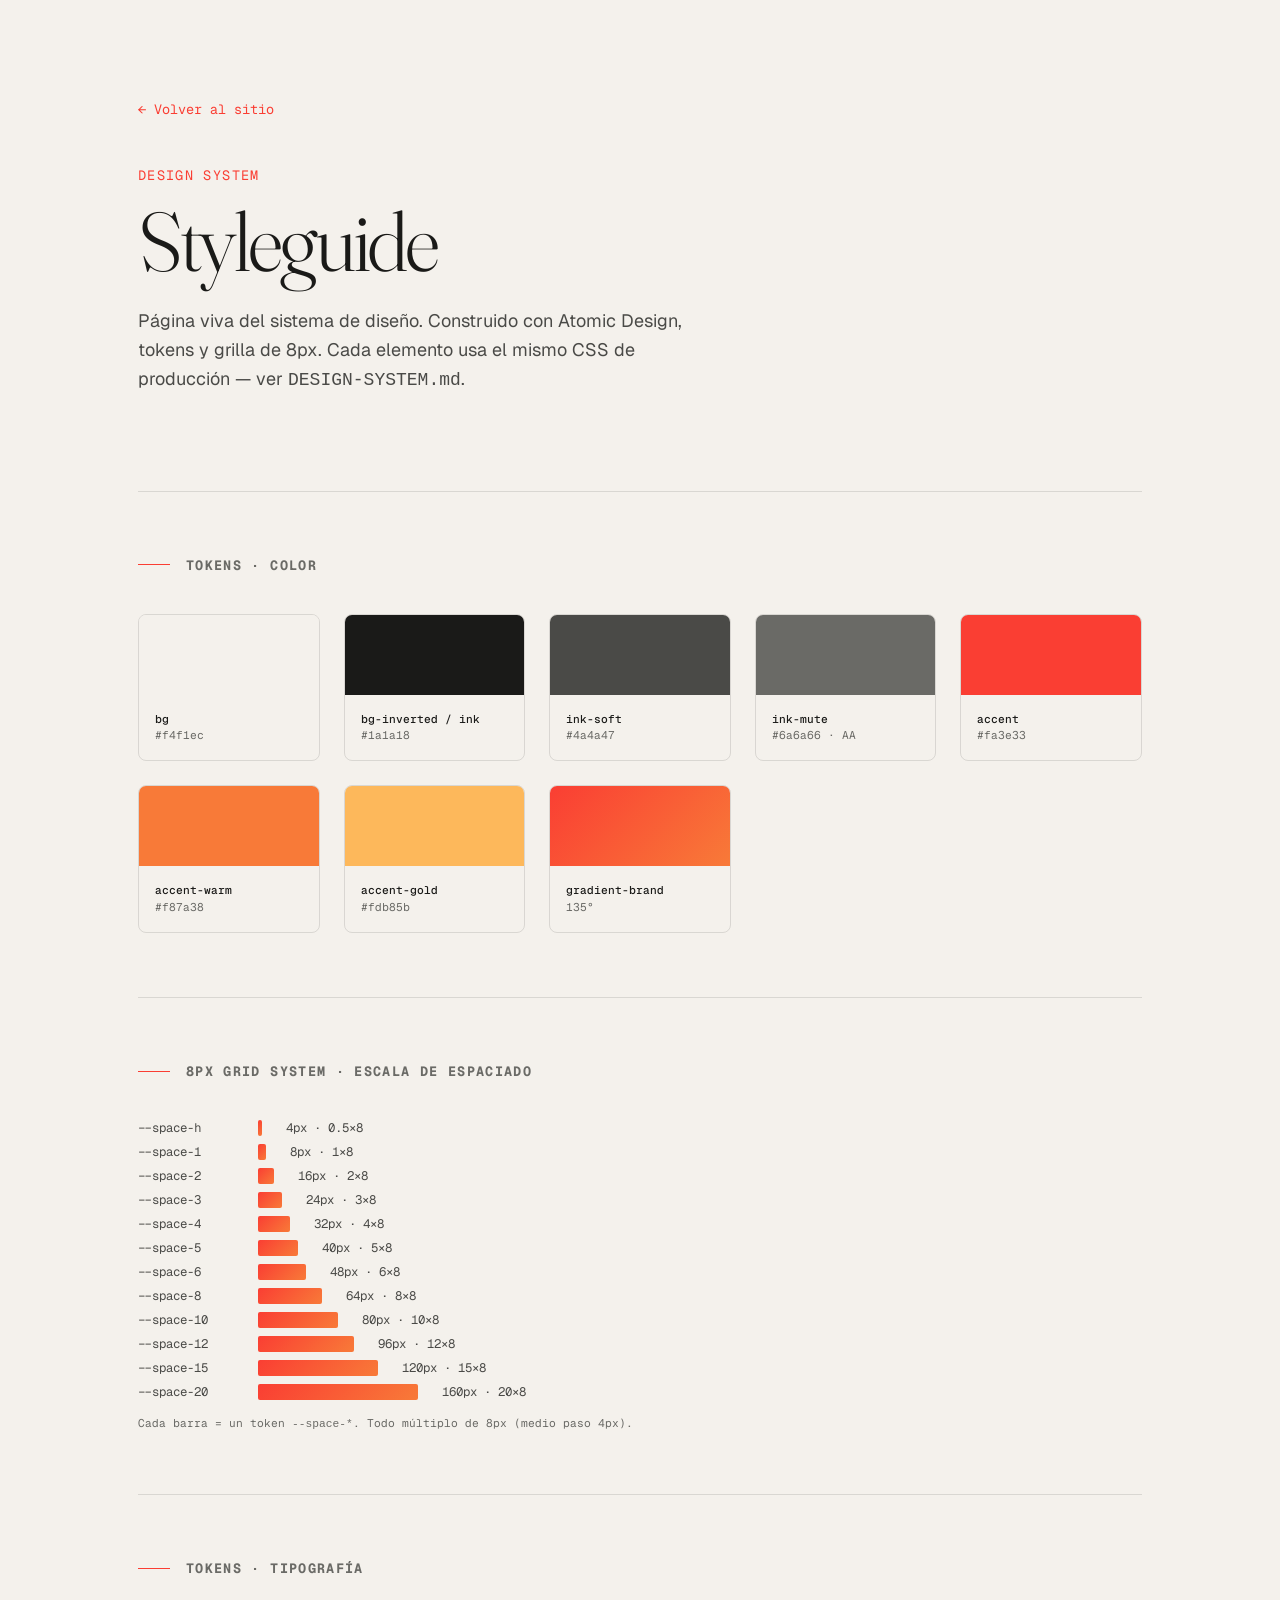
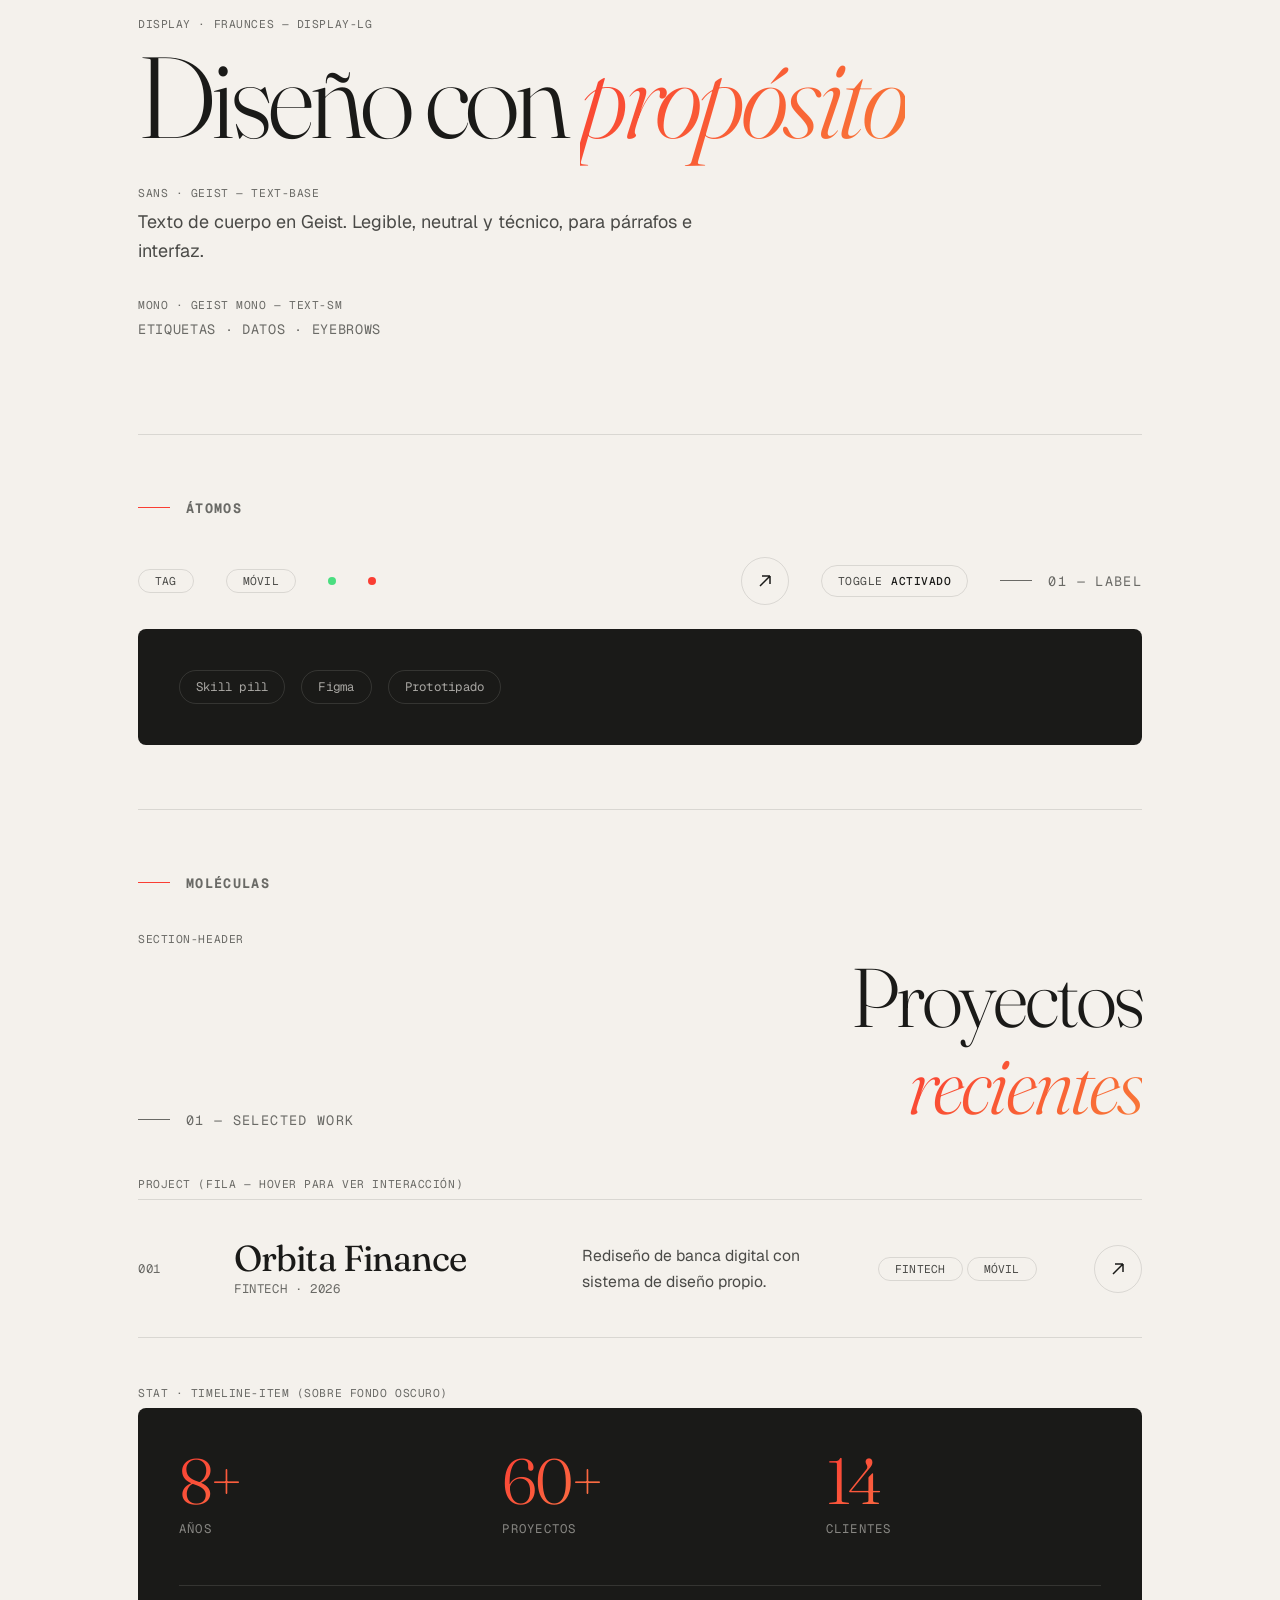
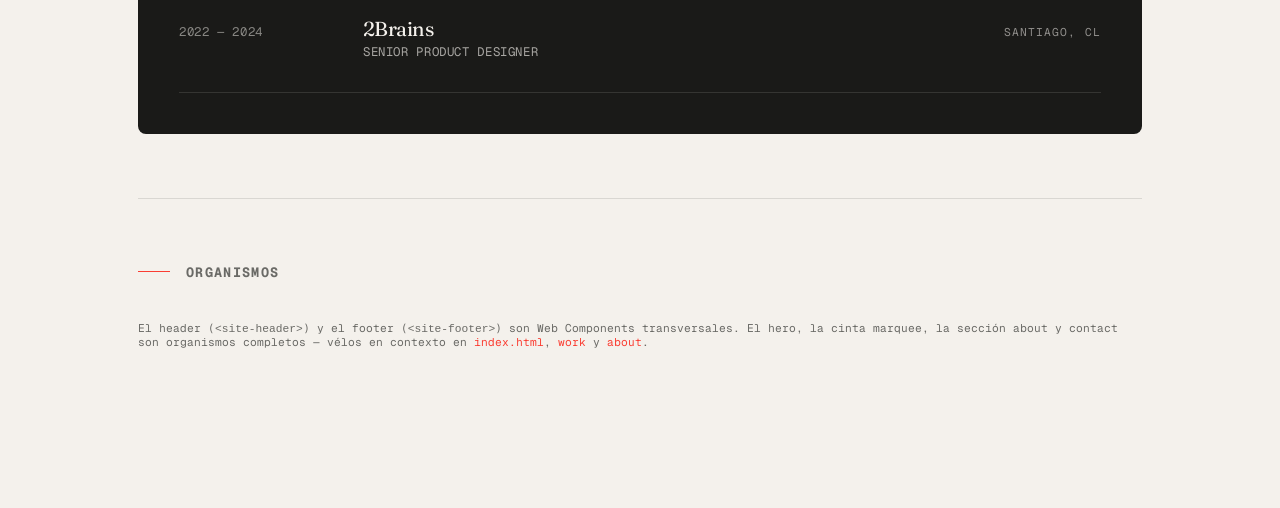
<file: design-system/styleguide.html>
<!DOCTYPE html>
<html lang="es">
<head>
<meta charset="UTF-8">
<meta name="viewport" content="width=device-width, initial-scale=1.0, maximum-scale=1.0, user-scalable=no">
<link rel="icon" type="image/svg+xml" href="../assets/isotipo-personal.svg">
<title>Styleguide — Design System · Patricio Bustamante</title>
<meta name="robots" content="noindex">

<link rel="preconnect" href="https://fonts.googleapis.com">
<link rel="preconnect" href="https://fonts.gstatic.com" crossorigin>
<link href="https://fonts.googleapis.com/css2?family=Fraunces:ital,opsz,wght@0,9..144,300;0,9..144,400;0,9..144,500;0,9..144,600;1,9..144,300;1,9..144,400&family=Geist+Mono:wght@300;400;500&family=Geist:wght@300;400;500;600&display=swap" rel="stylesheet">

<!-- Design System · Atomic Design -->
<link rel="stylesheet" href="css/tokens.css">
<link rel="stylesheet" href="css/base.css">
<link rel="stylesheet" href="css/atoms.css">
<link rel="stylesheet" href="css/molecules.css">
<link rel="stylesheet" href="css/organisms.css">
<link rel="stylesheet" href="css/layout.css">

<style>
  /* Estilos exclusivos del styleguide (no forman parte del sistema) */
  body { cursor: auto; }
  .sg-wrap {
    max-width: 1100px;
    margin: 0 auto;
    padding: var(--space-12) var(--container-px);
  }
  .sg-head { margin-bottom: var(--space-12); }
  .sg-kicker {
    font-family: var(--font-mono);
    font-size: var(--text-sm);
    text-transform: uppercase;
    letter-spacing: var(--tracking-widest);
    color: var(--color-accent);
    margin-bottom: var(--space-2);
  }
  .sg-title {
    font-family: var(--font-display);
    font-weight: var(--weight-light);
    font-size: var(--display-md);
    letter-spacing: var(--tracking-tightest);
    line-height: 1;
  }
  .sg-lead {
    margin-top: var(--space-3);
    max-width: 560px;
    color: var(--color-ink-soft);
    line-height: var(--leading-relaxed);
  }
  .sg-section {
    padding: var(--space-8) 0;
    border-top: 1px solid var(--color-line);
  }
  .sg-section-title {
    font-family: var(--font-mono);
    font-size: var(--text-sm);
    text-transform: uppercase;
    letter-spacing: var(--tracking-widest);
    color: var(--color-ink-mute);
    margin-bottom: var(--space-5);
    display: flex;
    align-items: center;
    gap: var(--space-2);
  }
  .sg-section-title::before {
    content: '';
    width: var(--space-4);
    height: 1px;
    background: var(--color-accent);
  }
  .sg-grid {
    display: grid;
    grid-template-columns: repeat(auto-fill, minmax(180px, 1fr));
    gap: var(--space-3);
  }
  .sg-swatch {
    border: 1px solid var(--color-line);
    border-radius: var(--radius-md);
    overflow: hidden;
  }
  .sg-swatch-color { height: var(--space-10); }
  .sg-swatch-meta {
    padding: var(--space-2);
    font-family: var(--font-mono);
    font-size: var(--text-2xs);
    line-height: 1.5;
  }
  .sg-swatch-meta strong { display: block; font-weight: var(--weight-medium); }
  .sg-swatch-meta span { color: var(--color-ink-mute); }
  .sg-scale-row {
    display: flex;
    align-items: center;
    gap: var(--space-3);
    margin-bottom: var(--space-1);
    font-family: var(--font-mono);
    font-size: var(--text-xs);
    color: var(--color-ink-soft);
  }
  .sg-scale-bar {
    height: var(--space-2);
    background: var(--gradient-brand);
    border-radius: var(--radius-xs);
  }
  .sg-scale-label { width: var(--space-12); flex-shrink: 0; }
  .sg-type-row { margin-bottom: var(--space-4); }
  .sg-type-meta {
    font-family: var(--font-mono);
    font-size: var(--text-2xs);
    text-transform: uppercase;
    letter-spacing: var(--tracking-wider);
    color: var(--color-ink-mute);
    margin-bottom: var(--space-1);
  }
  .sg-panel {
    padding: var(--space-5);
    border: 1px solid var(--color-line);
    border-radius: var(--radius-md);
    display: flex;
    flex-wrap: wrap;
    gap: var(--space-2);
    align-items: center;
  }
  .sg-panel.dark {
    background: var(--color-bg-inverted);
  }
  .sg-row { display: flex; flex-wrap: wrap; gap: var(--space-4); align-items: center; }
  .sg-note {
    font-family: var(--font-mono);
    font-size: var(--text-2xs);
    color: var(--color-ink-mute);
    margin-top: var(--space-2);
  }
  .sg-back {
    display: inline-flex;
    align-items: center;
    gap: var(--space-1);
    font-family: var(--font-mono);
    font-size: var(--text-sm);
    color: var(--color-accent);
    margin-bottom: var(--space-6);
  }
</style>
</head>
<body>

<a class="skip-link" href="#sg-main">Saltar al contenido</a>

<main id="sg-main" class="sg-wrap">
  <a href="../index.html" class="sg-back">&larr; Volver al sitio</a>

  <header class="sg-head">
    <p class="sg-kicker">Design System</p>
    <h1 class="sg-title">Styleguide</h1>
    <p class="sg-lead">Página viva del sistema de diseño. Construido con Atomic Design, tokens y grilla de 8px. Cada elemento usa el mismo CSS de producción — ver <code>DESIGN-SYSTEM.md</code>.</p>
  </header>

  <!-- COLOR -->
  <section class="sg-section">
    <h2 class="sg-section-title">Tokens · Color</h2>
    <div class="sg-grid">
      <div class="sg-swatch"><div class="sg-swatch-color" style="background:#f4f1ec"></div><div class="sg-swatch-meta"><strong>bg</strong><span>#f4f1ec</span></div></div>
      <div class="sg-swatch"><div class="sg-swatch-color" style="background:#1a1a18"></div><div class="sg-swatch-meta"><strong>bg-inverted / ink</strong><span>#1a1a18</span></div></div>
      <div class="sg-swatch"><div class="sg-swatch-color" style="background:#4a4a47"></div><div class="sg-swatch-meta"><strong>ink-soft</strong><span>#4a4a47</span></div></div>
      <div class="sg-swatch"><div class="sg-swatch-color" style="background:#6a6a66"></div><div class="sg-swatch-meta"><strong>ink-mute</strong><span>#6a6a66 · AA</span></div></div>
      <div class="sg-swatch"><div class="sg-swatch-color" style="background:#fa3e33"></div><div class="sg-swatch-meta"><strong>accent</strong><span>#fa3e33</span></div></div>
      <div class="sg-swatch"><div class="sg-swatch-color" style="background:#f87a38"></div><div class="sg-swatch-meta"><strong>accent-warm</strong><span>#f87a38</span></div></div>
      <div class="sg-swatch"><div class="sg-swatch-color" style="background:#fdb85b"></div><div class="sg-swatch-meta"><strong>accent-gold</strong><span>#fdb85b</span></div></div>
      <div class="sg-swatch"><div class="sg-swatch-color" style="background:linear-gradient(135deg,#fa3e33,#f87a38)"></div><div class="sg-swatch-meta"><strong>gradient-brand</strong><span>135°</span></div></div>
    </div>
  </section>

  <!-- 8PX GRID -->
  <section class="sg-section">
    <h2 class="sg-section-title">8px Grid System · Escala de espaciado</h2>
    <div id="sg-scale"></div>
    <p class="sg-note">Cada barra = un token <code>--space-*</code>. Todo múltiplo de 8px (medio paso 4px).</p>
  </section>

  <!-- TIPOGRAFÍA -->
  <section class="sg-section">
    <h2 class="sg-section-title">Tokens · Tipografía</h2>
    <div class="sg-type-row">
      <p class="sg-type-meta">Display · Fraunces — display-lg</p>
      <p style="font-family:var(--font-display);font-weight:300;font-size:var(--display-lg);line-height:1;letter-spacing:var(--tracking-tightest)">Diseño con <em style="font-style:italic;background:var(--gradient-brand);-webkit-background-clip:text;-webkit-text-fill-color:transparent;background-clip:text">propósito</em></p>
    </div>
    <div class="sg-type-row">
      <p class="sg-type-meta">Sans · Geist — text-base</p>
      <p style="font-family:var(--font-sans);font-size:var(--text-base);color:var(--color-ink-soft);max-width:560px;line-height:var(--leading-relaxed)">Texto de cuerpo en Geist. Legible, neutral y técnico, para párrafos e interfaz.</p>
    </div>
    <div class="sg-type-row">
      <p class="sg-type-meta">Mono · Geist Mono — text-sm</p>
      <p style="font-family:var(--font-mono);font-size:var(--text-sm);letter-spacing:var(--tracking-wider);text-transform:uppercase;color:var(--color-ink-mute)">Etiquetas · Datos · Eyebrows</p>
    </div>
  </section>

  <!-- ATOMS -->
  <section class="sg-section">
    <h2 class="sg-section-title">Átomos</h2>
    <div class="sg-row">
      <span class="project-tag">Tag</span>
      <span class="project-tag">Móvil</span>
      <span class="status-dot" title="status-dot"></span>
      <span class="marquee-dot" title="marquee-dot"></span>
      <span class="project-arrow"><svg viewBox="0 0 16 16" fill="none" stroke="currentColor" stroke-width="1.5" focusable="false"><path d="M3 13L13 3M13 3H5M13 3V11"/></svg></span>
      <button type="button" class="cursor-toggle"><span aria-hidden="true">Toggle</span> <span class="cursor-toggle-state">Activado</span></button>
      <span class="section-label">01 — Label</span>
    </div>
    <div class="sg-panel dark" style="margin-top:var(--space-3)">
      <span class="skill-pill">Skill pill</span>
      <span class="skill-pill">Figma</span>
      <span class="skill-pill">Prototipado</span>
    </div>
  </section>

  <!-- MOLECULES -->
  <section class="sg-section">
    <h2 class="sg-section-title">Moléculas</h2>

    <p class="sg-type-meta">section-header</p>
    <div class="section-header" style="margin-bottom:var(--space-6)">
      <span class="section-label">01 — Selected Work</span>
      <span class="section-title">Proyectos<br><em>recientes</em></span>
    </div>

    <p class="sg-type-meta">project (fila — hover para ver interacción)</p>
    <div class="project-list" style="margin-bottom:var(--space-6)">
      <a href="#sg-main" class="project" style="grid-template-columns:var(--space-8) 1.2fr 1fr var(--space-22) var(--space-7)">
        <span class="project-num" aria-hidden="true">001</span>
        <span class="project-info">
          <span class="project-title">Orbita Finance</span>
          <span class="project-subtitle">Fintech · 2026</span>
        </span>
        <span class="project-desc">Rediseño de banca digital con sistema de diseño propio.</span>
        <span class="project-tags">
          <span class="project-tag">Fintech</span>
          <span class="project-tag">Móvil</span>
        </span>
        <span class="project-arrow"><svg viewBox="0 0 16 16" fill="none" stroke="currentColor" stroke-width="1.5" focusable="false"><path d="M3 13L13 3M13 3H5M13 3V11"/></svg></span>
      </a>
    </div>

    <p class="sg-type-meta">stat · timeline-item (sobre fondo oscuro)</p>
    <div class="sg-panel dark" style="display:block">
      <div class="stats-grid" style="border:0;padding:0;margin-bottom:var(--space-6)">
        <div class="stat"><div class="stat-number">8+</div><div class="stat-label">Años</div></div>
        <div class="stat"><div class="stat-number">60+</div><div class="stat-label">Proyectos</div></div>
        <div class="stat"><div class="stat-number">14</div><div class="stat-label">Clientes</div></div>
      </div>
      <div class="timeline">
        <div class="timeline-item">
          <div class="timeline-date">2022 — 2024</div>
          <div class="timeline-info">
            <div class="timeline-company">2Brains</div>
            <div class="timeline-role">Senior Product Designer</div>
          </div>
          <div class="timeline-location">Santiago, CL</div>
        </div>
      </div>
    </div>
  </section>

  <!-- ORGANISMS -->
  <section class="sg-section">
    <h2 class="sg-section-title">Organismos</h2>
    <p class="sg-note">El header (<code>&lt;site-header&gt;</code>) y el footer (<code>&lt;site-footer&gt;</code>) son Web Components transversales. El hero, la cinta marquee, la sección about y contact son organismos completos — vélos en contexto en <a href="../index.html" style="color:var(--color-accent)">index.html</a>, <a href="../pages/work.html" style="color:var(--color-accent)">work</a> y <a href="../pages/about.html" style="color:var(--color-accent)">about</a>.</p>
  </section>

</main>

<script>
  // Render de la escala 8px desde los tokens reales
  (function () {
    const steps = [
      ['space-h', 4], ['space-1', 8], ['space-2', 16], ['space-3', 24],
      ['space-4', 32], ['space-5', 40], ['space-6', 48], ['space-8', 64],
      ['space-10', 80], ['space-12', 96], ['space-15', 120], ['space-20', 160]
    ];
    const host = document.getElementById('sg-scale');
    host.innerHTML = steps.map(([name, px]) => `
      <div class="sg-scale-row">
        <span class="sg-scale-label">--${name}</span>
        <span class="sg-scale-bar" style="width:${px}px"></span>
        <span>${px}px · ${px / 8 === Math.round(px / 8) ? px / 8 + '×8' : px / 8 + '×8'}</span>
      </div>`).join('');
  })();
</script>
</body>
</html>
</file>
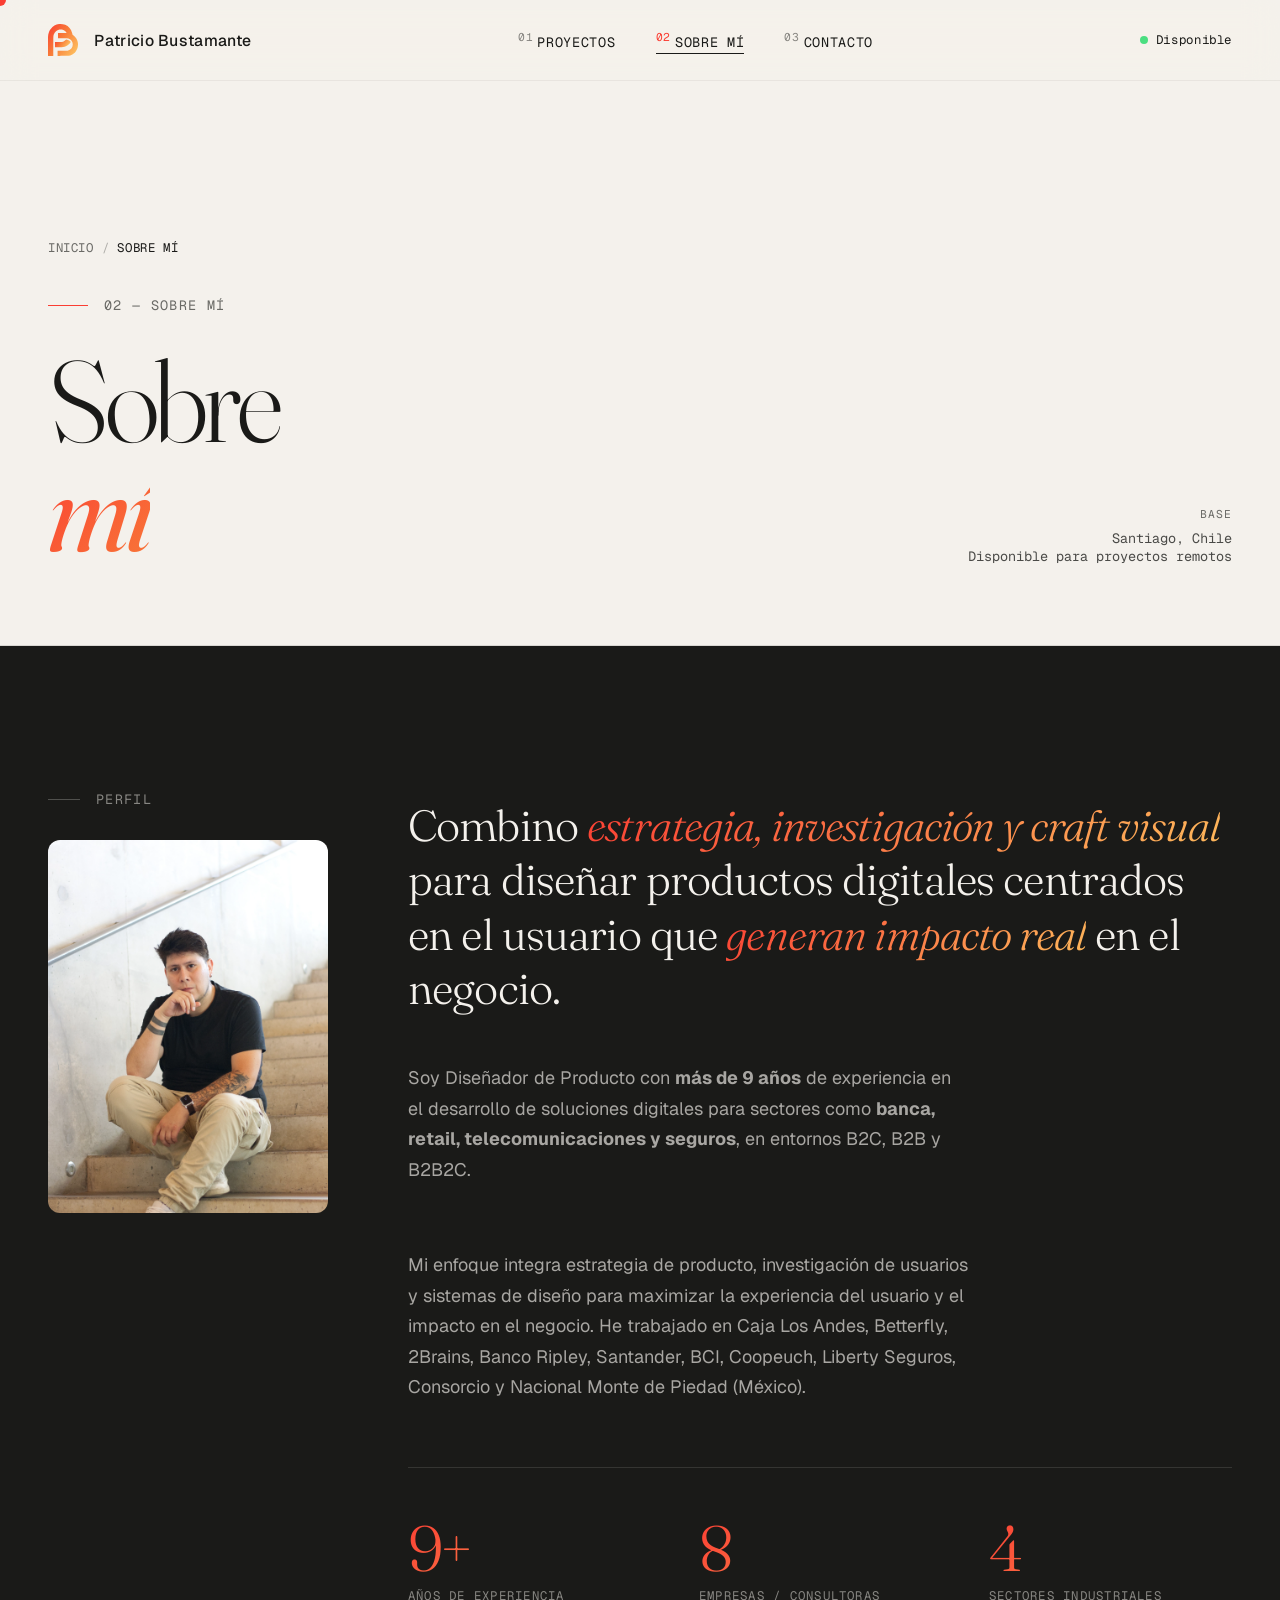
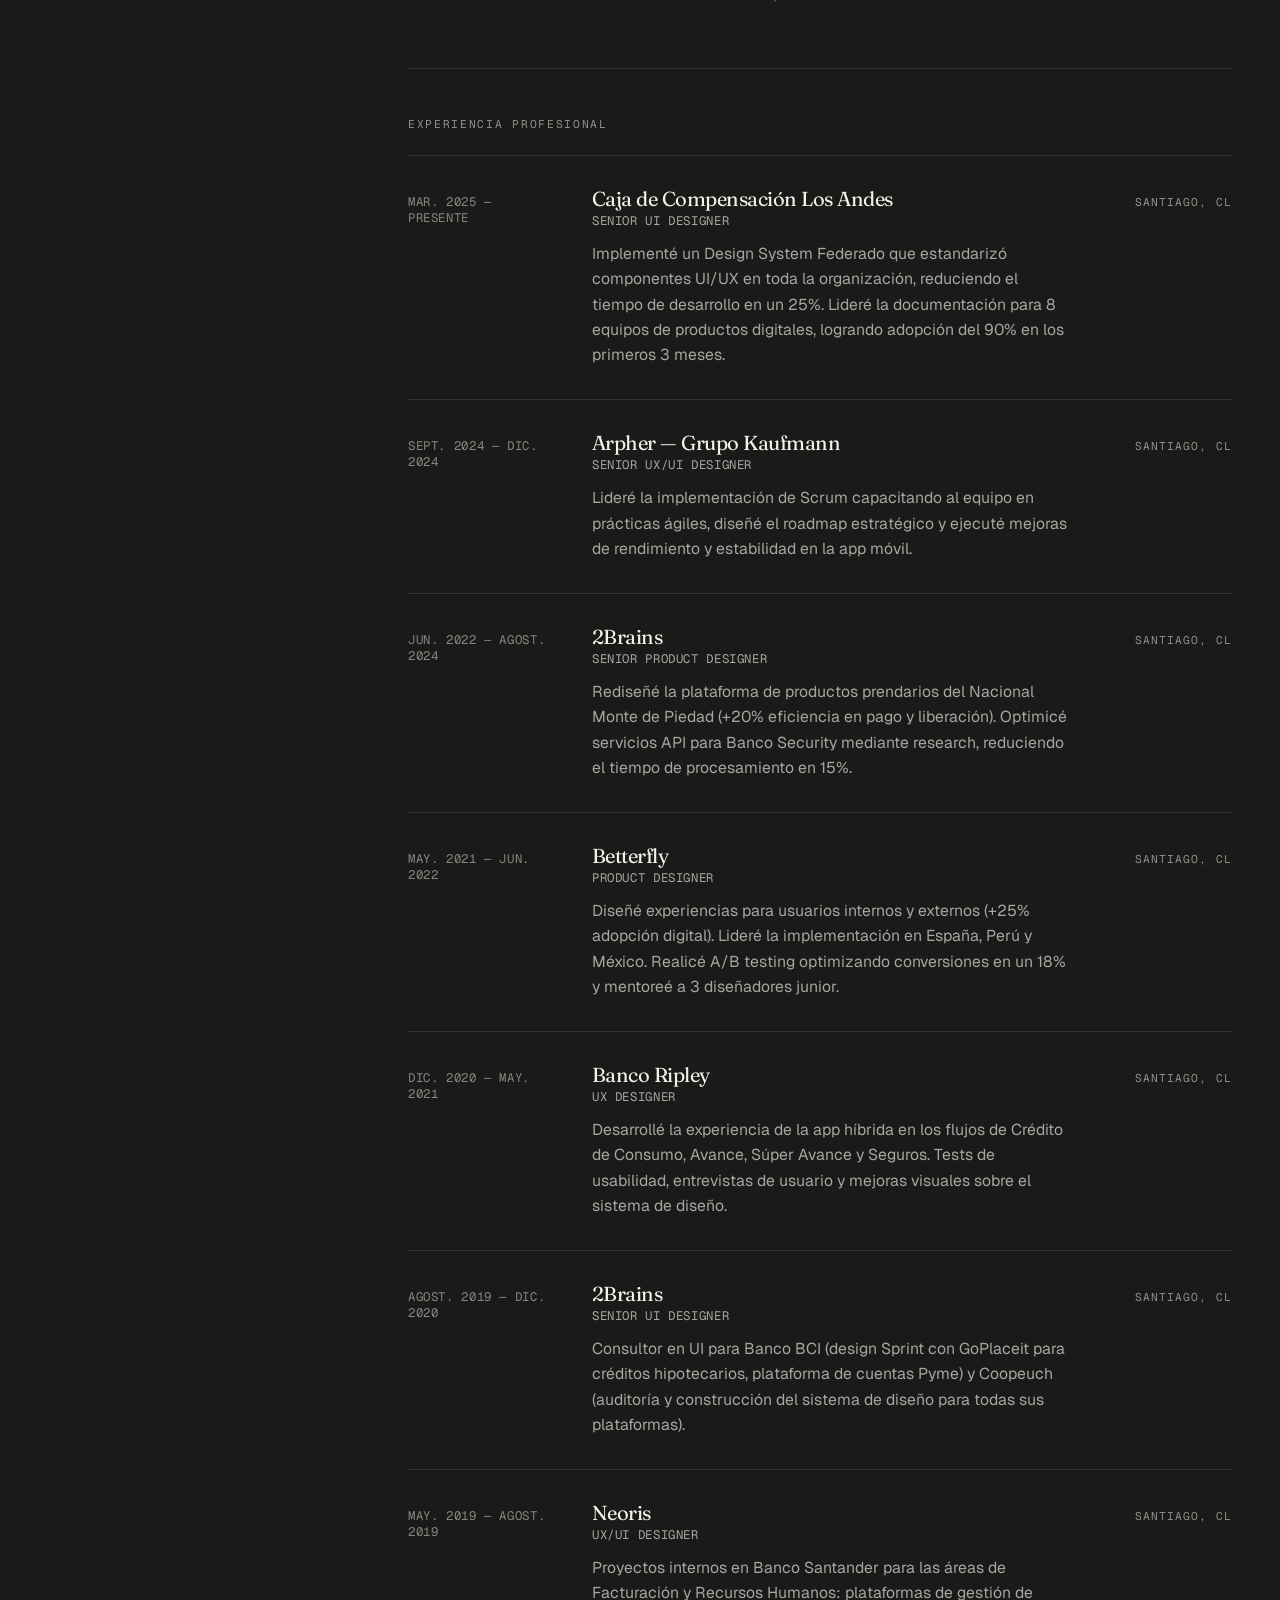
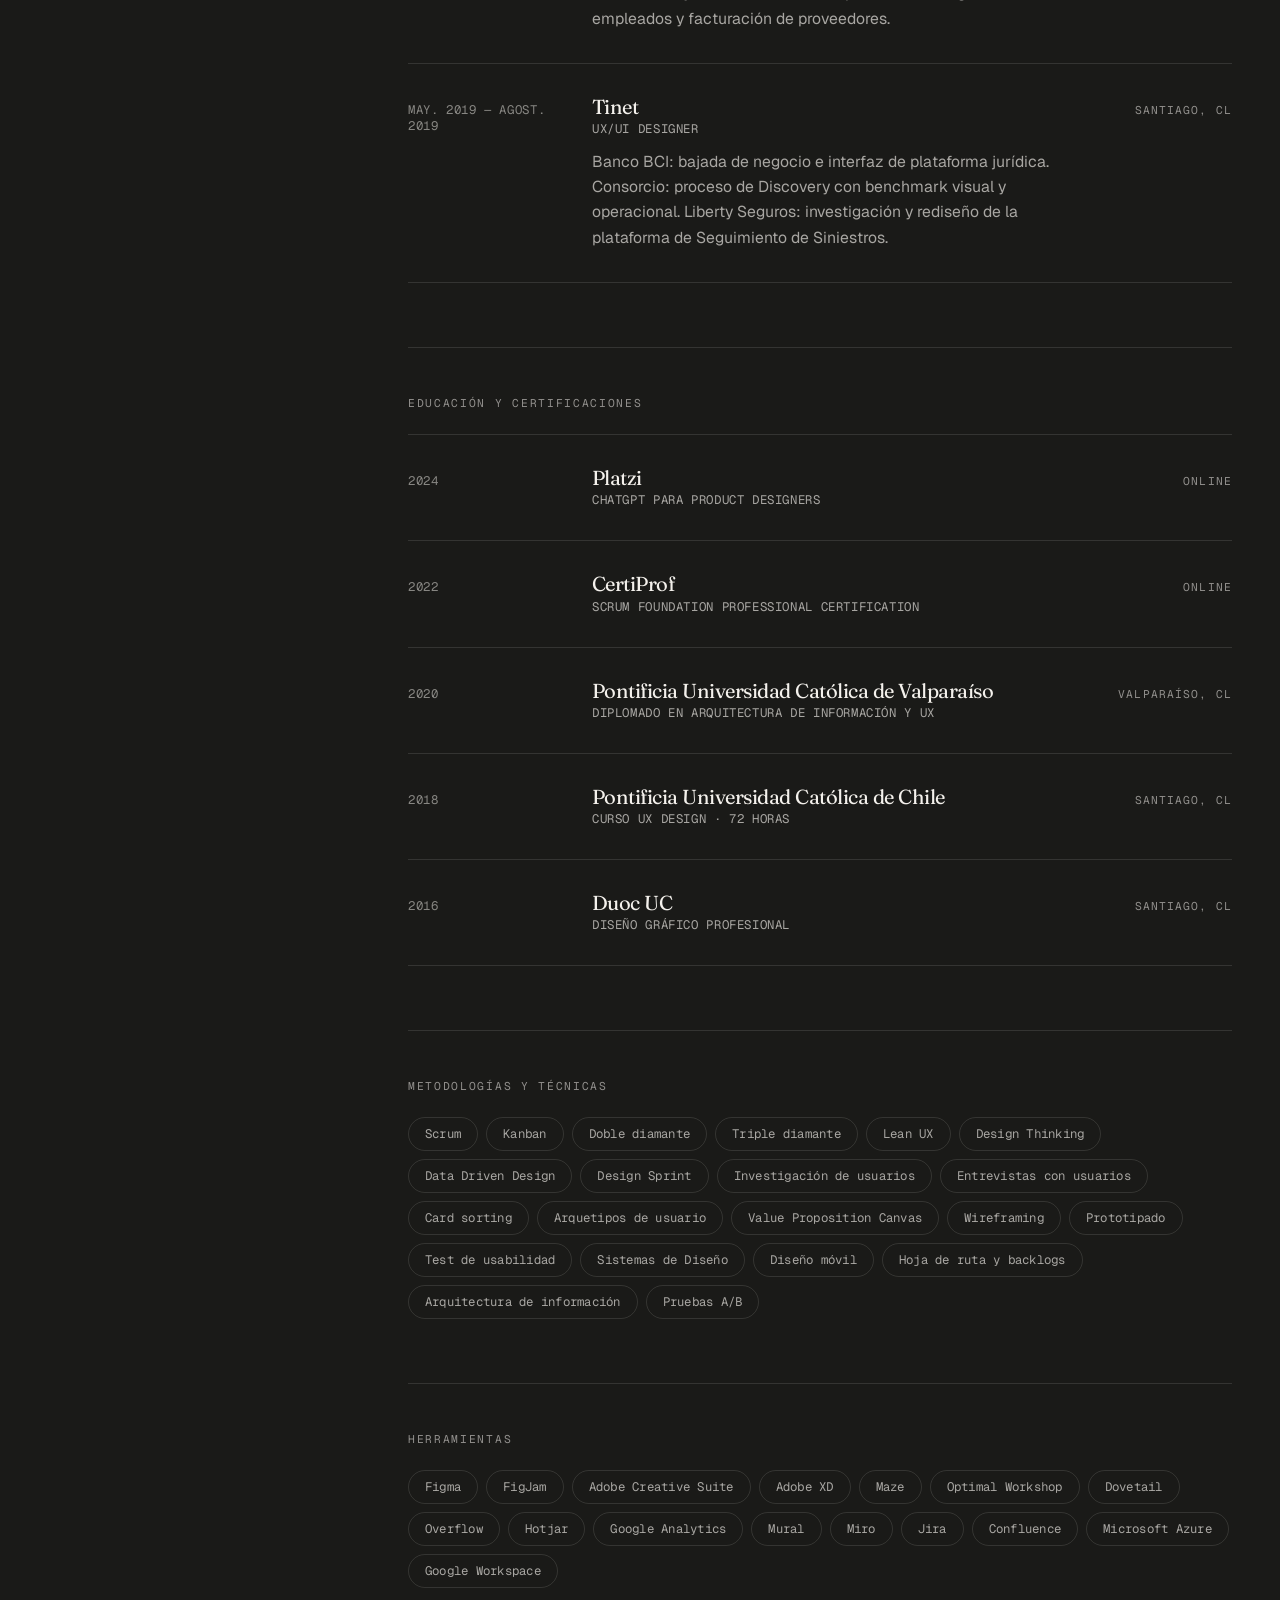
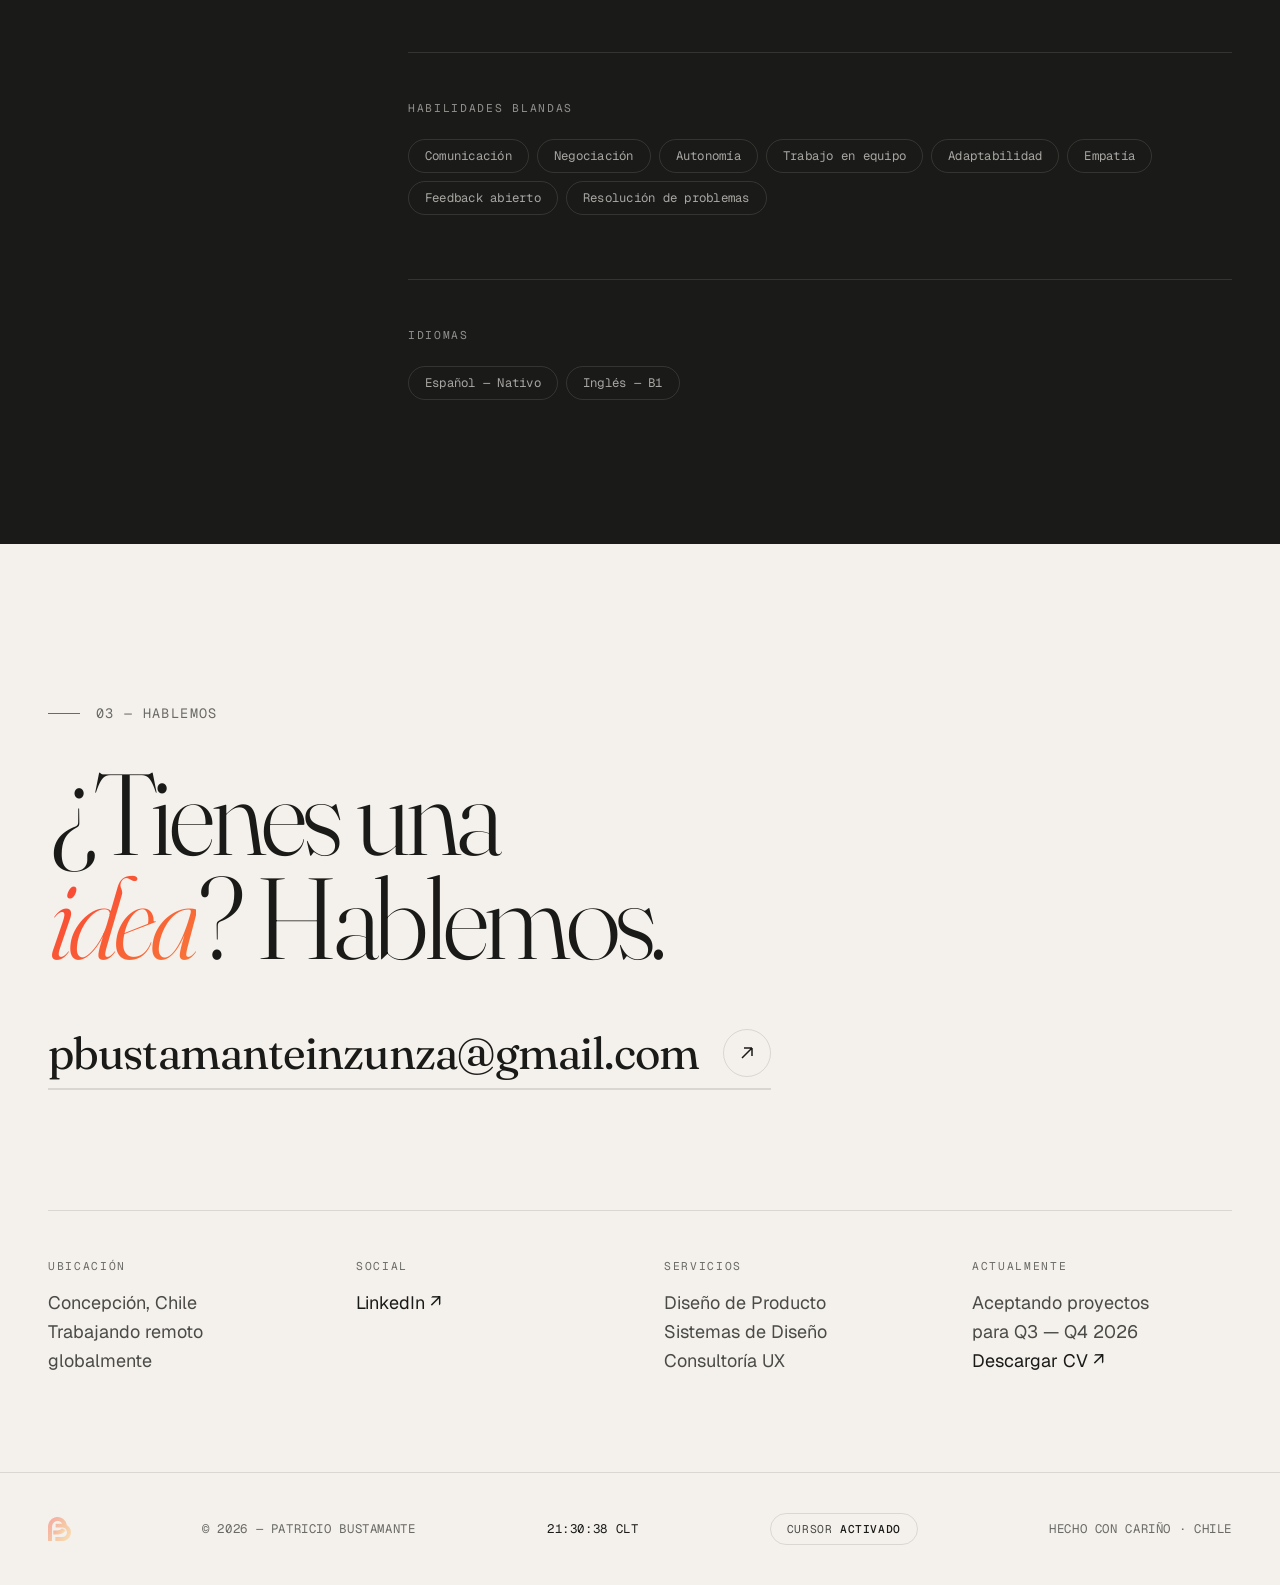
<file: pages/about.html>
<!DOCTYPE html>
<html lang="es">
<head>
<meta charset="UTF-8">
<meta name="viewport" content="width=device-width, initial-scale=1.0, maximum-scale=1.0, user-scalable=no">
<link rel="icon" type="image/svg+xml" href="../assets/isotipo-personal.svg">
<title>Sobre mí — Patricio Bustamante</title>
<meta name="description" content="Sobre Patricio Bustamante: Diseñador de Producto chileno con más de 8 años de experiencia en banca, retail, telecomunicaciones y seguros en entornos B2C, B2B y B2B2C.">
<meta name="keywords" content="Diseñador de Producto, Sobre mí, UX/UI, Sistemas de Diseño, Patricio Bustamante, Chile, Banca, Retail">
<meta name="author" content="Patricio Bustamante">

<!-- Open Graph -->
<meta property="og:title" content="Sobre mí — Patricio Bustamante">
<meta property="og:description" content="Diseñador de Producto con más de 8 años de experiencia en banca, retail, telecomunicaciones y seguros.">
<meta property="og:type" content="website">

<!-- Fonts -->
<link rel="preconnect" href="https://fonts.googleapis.com">
<link rel="preconnect" href="https://fonts.gstatic.com" crossorigin>
<link href="https://fonts.googleapis.com/css2?family=Fraunces:ital,opsz,wght@0,9..144,300;0,9..144,400;0,9..144,500;0,9..144,600;1,9..144,300;1,9..144,400&family=Geist+Mono:wght@300;400;500&family=Geist:wght@300;400;500;600&display=swap" rel="stylesheet" media="print" onload="this.media='all'">
<noscript><link href="https://fonts.googleapis.com/css2?family=Fraunces:ital,opsz,wght@0,9..144,300;0,9..144,400;0,9..144,500;0,9..144,600;1,9..144,300;1,9..144,400&family=Geist+Mono:wght@300;400;500&family=Geist:wght@300;400;500;600&display=swap" rel="stylesheet"></noscript>

<!-- Design System · Atomic Design:
     tokens → base → atoms → molecules → organisms → layout -->
<link rel="stylesheet" href="../design-system/css/tokens.css">
<link rel="stylesheet" href="../design-system/css/base.css">
<link rel="stylesheet" href="../design-system/css/atoms.css">
<link rel="stylesheet" href="../design-system/css/molecules.css">
<link rel="stylesheet" href="../design-system/css/organisms.css">
<link rel="stylesheet" href="../design-system/css/layout.css">
<link rel="preload" href="../assets/isotipo-personal.svg" as="image" type="image/svg+xml">
<script src="../js/bundle.js" defer></script>
</head>
<body>

<a class="skip-link" href="#main-content">Saltar al contenido principal</a>

<!-- Cursor -->
<div class="cursor-dot" id="cursor" aria-hidden="true"></div>

<!-- Loader -->
<div class="loader" id="loader" role="status" aria-live="polite" aria-label="Cargando sitio">
  <svg class="loader-logo" viewBox="0 0 600 600" fill="none" xmlns="http://www.w3.org/2000/svg">
    <path d="M509.62 532.77C545.17 513.5 577 489.71 596.05 454C596.05 449.33 557.95 407.92 505.35 406.04C453.8 459.94 420.22 455.14 350.45 454.94C335.2 455.42 319.59 454.56 304.26 454.98H285.13V557.62H322.3V557.55C385.22 557.21 452.64 564.87 509.63 532.77H509.62Z" fill="url(#loaderGrad1)" transform="translate(-148, -105)"/>
    <path d="M731.15 449.71C720.14 406.95 696.2 368.47 662.77 339.1C655.78 331.94 647 324.92 636.87 318.66C636.77 318.54 636.6 318.44 636.4 318.37C635.21 317.64 634.01 316.92 632.79 316.22C632.08 315.81 631.38 315.42 630.67 315.03C630.37 312.82 630.04 310.59 629.65 308.34C627.92 298.16 625.49 288.55 622.58 279.78C604.36 207.09 553.34 150.17 485.5 121.68C451.18 105.88 404.39 103.27 365.5 105.88C301 114.37 242.34 149.27 202.8 199.98C201.63 200.38 202.32 202.94 201.2 203.38C187.64 218.1 165.87 260.63 162 279.68C157.17 294.04 153.78 306.01 151.5 323.68C148.1 349.98 148.1 351.68 148 538.38C148 605.66 148 648.3 148.1 675.39V727.1H251.97V675.39C252.13 647.56 252.2 603.53 252.31 533.78C252.36 498.66 252.43 463.53 252.59 428.41C252.68 407.51 252.78 386.61 253.05 365.7C253.3 345.87 254.51 327.22 261.69 308.57C271.24 283.74 285.71 261.87 305.63 244.26C333.76 219.39 371.2 207.43 408.55 210.13C417.74 210.79 426.98 212.21 435.81 214.88C452.72 220.53 469.18 228.96 482.44 241C493.53 251.07 504.75 263.03 511.72 276.42C512.06 277.08 513 278.34 513 279.08H344.63V285.26H344.7V380.06C344.7 380.06 385.41 380.06 385.41 380.04C397.63 380.11 413.5 380.15 433.99 380.18C526.69 380.18 527.93 381.56 549.49 386.18C575.52 394.35 601.71 413.72 617.49 439.68C643.08 481.79 640.94 538.94 611.03 578.33C593.09 601.97 563.52 621.24 533.28 624.58C499.82 628.27 465.26 626.21 431.69 626.18H338.29C338.29 626.18 338.23 626.19 338.2 626.21H336.61V727.09C336.61 727.09 364.79 727.09 364.79 727.07C420.14 727.23 546.53 726.24 551.49 725.37C573.48 721.34 579.48 719.1 596.79 713.17C695.31 679.42 750.81 570.33 735.43 470.56C734.34 463.51 732.91 456.55 731.15 449.7V449.71Z" fill="url(#loaderGrad2)" transform="translate(-148, -105)"/>
    <defs>
      <linearGradient id="loaderGrad1" x1="282.83" y1="391.83" x2="516.81" y2="555.62" gradientUnits="userSpaceOnUse">
        <stop stop-color="#FA3E33"/><stop offset="0.5" stop-color="#F87A38"/><stop offset="1" stop-color="#FDB85B"/>
      </linearGradient>
      <linearGradient id="loaderGrad2" x1="56.26" y1="238.64" x2="656.68" y2="658.93" gradientUnits="userSpaceOnUse">
        <stop stop-color="#FA3E33"/><stop offset="0.5" stop-color="#F87A38"/><stop offset="1" stop-color="#FDB85B"/>
      </linearGradient>
    </defs>
  </svg>
  <div class="loader-bar-track">
    <div class="loader-bar" id="loaderBar"></div>
  </div>
</div>

<!-- Navigation -->
<site-header current="about"></site-header>

<main id="main-content">

<!-- Page hero -->
<section class="page-hero" aria-labelledby="about-title">
  <nav class="breadcrumb" aria-label="Migas de pan">
    <ol class="breadcrumb-list">
      <li><a href="../index.html">Inicio</a></li>
      <li><span class="breadcrumb-sep" aria-hidden="true">/</span><span class="breadcrumb-current" aria-current="page">Sobre mí</span></li>
    </ol>
  </nav>
  <div class="page-hero-layout">
    <div>
      <p class="page-hero-eyebrow">02 — Sobre mí</p>
      <h1 class="page-hero-title" id="about-title">
        Sobre<br><em>mí</em>
      </h1>
    </div>
    <div class="page-hero-meta">
      <span>Base</span>
      Santiago, Chile<br>
      Disponible para proyectos remotos
    </div>
  </div>
</section>

<!-- About -->
<section class="about" aria-labelledby="bio-headline">
  <div class="about-layout">
    <div class="about-sidebar">
      <p class="section-label reveal">Perfil</p>
      <div class="about-photo reveal">
        <img src="../assets/photo-perfil.webp" alt="Patricio Bustamante — Product Designer" width="400" height="500" loading="lazy">
      </div>
    </div>

    <div class="about-content">
      <h2 class="about-headline reveal" id="bio-headline">
        Combino <em>estrategia, investigación y craft visual</em> para diseñar productos digitales centrados en el usuario que <em>generan impacto real</em> en el negocio.
      </h2>
      <p class="about-body reveal">
        Soy Diseñador de Producto con <strong>más de 9 años</strong> de experiencia en el desarrollo de soluciones digitales para sectores como <strong>banca, retail, telecomunicaciones y seguros</strong>, en entornos B2C, B2B y B2B2C.
      </p>
      <p class="about-body reveal">
        Mi enfoque integra estrategia de producto, investigación de usuarios y sistemas de diseño para maximizar la experiencia del usuario y el impacto en el negocio. He trabajado en Caja Los Andes, Betterfly, 2Brains, Banco Ripley, Santander, BCI, Coopeuch, Liberty Seguros, Consorcio y Nacional Monte de Piedad (México).
      </p>

      <div class="stats-grid reveal-stagger">
        <div class="stat">
          <div class="stat-number">9+</div>
          <div class="stat-label">Años de experiencia</div>
        </div>
        <div class="stat">
          <div class="stat-number">8</div>
          <div class="stat-label">Empresas / consultoras</div>
        </div>
        <div class="stat">
          <div class="stat-number">4</div>
          <div class="stat-label">Sectores industriales</div>
        </div>
      </div>

      <div class="skills-strip reveal">
        <div class="skills-strip-label">Experiencia profesional</div>
        <div class="timeline">
          <div class="timeline-item">
            <div class="timeline-date">Mar. 2025 — Presente</div>
            <div class="timeline-info">
              <div class="timeline-company">Caja de Compensación Los Andes</div>
              <div class="timeline-role">Senior UI Designer</div>
              <div class="timeline-detail">Implementé un Design System Federado que estandarizó componentes UI/UX en toda la organización, reduciendo el tiempo de desarrollo en un 25%. Lideré la documentación para 8 equipos de productos digitales, logrando adopción del 90% en los primeros 3 meses.</div>
            </div>
            <div class="timeline-location">Santiago, CL</div>
          </div>

          <div class="timeline-item">
            <div class="timeline-date">Sept. 2024 — Dic. 2024</div>
            <div class="timeline-info">
              <div class="timeline-company">Arpher — Grupo Kaufmann</div>
              <div class="timeline-role">Senior UX/UI Designer</div>
              <div class="timeline-detail">Lideré la implementación de Scrum capacitando al equipo en prácticas ágiles, diseñé el roadmap estratégico y ejecuté mejoras de rendimiento y estabilidad en la app móvil.</div>
            </div>
            <div class="timeline-location">Santiago, CL</div>
          </div>

          <div class="timeline-item">
            <div class="timeline-date">Jun. 2022 — Agost. 2024</div>
            <div class="timeline-info">
              <div class="timeline-company">2Brains</div>
              <div class="timeline-role">Senior Product Designer</div>
              <div class="timeline-detail">Rediseñé la plataforma de productos prendarios del Nacional Monte de Piedad (+20% eficiencia en pago y liberación). Optimicé servicios API para Banco Security mediante research, reduciendo el tiempo de procesamiento en 15%.</div>
            </div>
            <div class="timeline-location">Santiago, CL</div>
          </div>

          <div class="timeline-item">
            <div class="timeline-date">May. 2021 — Jun. 2022</div>
            <div class="timeline-info">
              <div class="timeline-company">Betterfly</div>
              <div class="timeline-role">Product Designer</div>
              <div class="timeline-detail">Diseñé experiencias para usuarios internos y externos (+25% adopción digital). Lideré la implementación en España, Perú y México. Realicé A/B testing optimizando conversiones en un 18% y mentoreé a 3 diseñadores junior.</div>
            </div>
            <div class="timeline-location">Santiago, CL</div>
          </div>

          <div class="timeline-item">
            <div class="timeline-date">Dic. 2020 — May. 2021</div>
            <div class="timeline-info">
              <div class="timeline-company">Banco Ripley</div>
              <div class="timeline-role">UX Designer</div>
              <div class="timeline-detail">Desarrollé la experiencia de la app híbrida en los flujos de Crédito de Consumo, Avance, Súper Avance y Seguros. Tests de usabilidad, entrevistas de usuario y mejoras visuales sobre el sistema de diseño.</div>
            </div>
            <div class="timeline-location">Santiago, CL</div>
          </div>

          <div class="timeline-item">
            <div class="timeline-date">Agost. 2019 — Dic. 2020</div>
            <div class="timeline-info">
              <div class="timeline-company">2Brains</div>
              <div class="timeline-role">Senior UI Designer</div>
              <div class="timeline-detail">Consultor en UI para Banco BCI (design Sprint con GoPlaceit para créditos hipotecarios, plataforma de cuentas Pyme) y Coopeuch (auditoría y construcción del sistema de diseño para todas sus plataformas).</div>
            </div>
            <div class="timeline-location">Santiago, CL</div>
          </div>

          <div class="timeline-item">
            <div class="timeline-date">May. 2019 — Agost. 2019</div>
            <div class="timeline-info">
              <div class="timeline-company">Neoris</div>
              <div class="timeline-role">UX/UI Designer</div>
              <div class="timeline-detail">Proyectos internos en Banco Santander para las áreas de Facturación y Recursos Humanos: plataformas de gestión de empleados y facturación de proveedores.</div>
            </div>
            <div class="timeline-location">Santiago, CL</div>
          </div>

          <div class="timeline-item">
            <div class="timeline-date">May. 2019 — Agost. 2019</div>
            <div class="timeline-info">
              <div class="timeline-company">Tinet</div>
              <div class="timeline-role">UX/UI Designer</div>
              <div class="timeline-detail">Banco BCI: bajada de negocio e interfaz de plataforma jurídica. Consorcio: proceso de Discovery con benchmark visual y operacional. Liberty Seguros: investigación y rediseño de la plataforma de Seguimiento de Siniestros.</div>
            </div>
            <div class="timeline-location">Santiago, CL</div>
          </div>
        </div>
      </div>

      <div class="skills-strip reveal">
        <div class="skills-strip-label">Educación y certificaciones</div>
        <div class="timeline">
          <div class="timeline-item">
            <div class="timeline-date">2024</div>
            <div class="timeline-info">
              <div class="timeline-company">Platzi</div>
              <div class="timeline-role">ChatGPT para Product Designers</div>
            </div>
            <div class="timeline-location">Online</div>
          </div>
          <div class="timeline-item">
            <div class="timeline-date">2022</div>
            <div class="timeline-info">
              <div class="timeline-company">CertiProf</div>
              <div class="timeline-role">Scrum Foundation Professional Certification</div>
            </div>
            <div class="timeline-location">Online</div>
          </div>
          <div class="timeline-item">
            <div class="timeline-date">2020</div>
            <div class="timeline-info">
              <div class="timeline-company">Pontificia Universidad Católica de Valparaíso</div>
              <div class="timeline-role">Diplomado en Arquitectura de Información y UX</div>
            </div>
            <div class="timeline-location">Valparaíso, CL</div>
          </div>
          <div class="timeline-item">
            <div class="timeline-date">2018</div>
            <div class="timeline-info">
              <div class="timeline-company">Pontificia Universidad Católica de Chile</div>
              <div class="timeline-role">Curso UX Design · 72 horas</div>
            </div>
            <div class="timeline-location">Santiago, CL</div>
          </div>
          <div class="timeline-item">
            <div class="timeline-date">2016</div>
            <div class="timeline-info">
              <div class="timeline-company">Duoc UC</div>
              <div class="timeline-role">Diseño Gráfico Profesional</div>
            </div>
            <div class="timeline-location">Santiago, CL</div>
          </div>
        </div>
      </div>

      <div class="skills-strip reveal">
        <div class="skills-strip-label">Metodologías y técnicas</div>
        <div class="skills-list">
          <span class="skill-pill">Scrum</span>
          <span class="skill-pill">Kanban</span>
          <span class="skill-pill">Doble diamante</span>
          <span class="skill-pill">Triple diamante</span>
          <span class="skill-pill">Lean UX</span>
          <span class="skill-pill">Design Thinking</span>
          <span class="skill-pill">Data Driven Design</span>
          <span class="skill-pill">Design Sprint</span>
          <span class="skill-pill">Investigación de usuarios</span>
          <span class="skill-pill">Entrevistas con usuarios</span>
          <span class="skill-pill">Card sorting</span>
          <span class="skill-pill">Arquetipos de usuario</span>
          <span class="skill-pill">Value Proposition Canvas</span>
          <span class="skill-pill">Wireframing</span>
          <span class="skill-pill">Prototipado</span>
          <span class="skill-pill">Test de usabilidad</span>
          <span class="skill-pill">Sistemas de Diseño</span>
          <span class="skill-pill">Diseño móvil</span>
          <span class="skill-pill">Hoja de ruta y backlogs</span>
          <span class="skill-pill">Arquitectura de información</span>
          <span class="skill-pill">Pruebas A/B</span>
        </div>
      </div>

      <div class="skills-strip reveal">
        <div class="skills-strip-label">Herramientas</div>
        <div class="skills-list">
          <span class="skill-pill">Figma</span>
          <span class="skill-pill">FigJam</span>
          <span class="skill-pill">Adobe Creative Suite</span>
          <span class="skill-pill">Adobe XD</span>
          <span class="skill-pill">Maze</span>
          <span class="skill-pill">Optimal Workshop</span>
          <span class="skill-pill">Dovetail</span>
          <span class="skill-pill">Overflow</span>
          <span class="skill-pill">Hotjar</span>
          <span class="skill-pill">Google Analytics</span>
          <span class="skill-pill">Mural</span>
          <span class="skill-pill">Miro</span>
          <span class="skill-pill">Jira</span>
          <span class="skill-pill">Confluence</span>
          <span class="skill-pill">Microsoft Azure</span>
          <span class="skill-pill">Google Workspace</span>
        </div>
      </div>

      <div class="skills-strip reveal">
        <div class="skills-strip-label">Habilidades blandas</div>
        <div class="skills-list">
          <span class="skill-pill">Comunicación</span>
          <span class="skill-pill">Negociación</span>
          <span class="skill-pill">Autonomía</span>
          <span class="skill-pill">Trabajo en equipo</span>
          <span class="skill-pill">Adaptabilidad</span>
          <span class="skill-pill">Empatía</span>
          <span class="skill-pill">Feedback abierto</span>
          <span class="skill-pill">Resolución de problemas</span>
        </div>
      </div>

      <div class="skills-strip reveal">
        <div class="skills-strip-label">Idiomas</div>
        <div class="skills-list">
          <span class="skill-pill">Español — Nativo</span>
          <span class="skill-pill">Inglés — B1</span>
        </div>
      </div>
    </div>
  </div>
</section>

<!-- Contact -->
<section class="contact" id="contact" aria-labelledby="contact-title">
  <p class="contact-label reveal">03 — Hablemos</p>
  <h2 class="contact-headline reveal" id="contact-title">
    ¿Tienes una<br><em>idea</em>? Hablemos.
  </h2>

  <a href="mailto:pbustamanteinzunza@gmail.com" class="contact-email-link reveal magnetic" aria-label="Enviar email a pbustamanteinzunza@gmail.com">
    pbustamanteinzunza@gmail.com
    <span class="contact-arrow" aria-hidden="true">
      <svg viewBox="0 0 16 16" fill="none" stroke="currentColor" stroke-width="1.5" focusable="false">
        <path d="M3 13L13 3M13 3H5M13 3V11"/>
      </svg>
    </span>
  </a>

  <div class="contact-grid reveal-stagger">
    <div class="contact-block">
      <div class="contact-block-label">Ubicación</div>
      <div class="contact-block-content">
        Concepción, Chile<br>
        Trabajando remoto<br>globalmente
      </div>
    </div>
    <div class="contact-block">
      <div class="contact-block-label">Social</div>
      <div class="contact-block-content">
        <a href="https://linkedin.com/in/patrbustamante" target="_blank" rel="noopener noreferrer">LinkedIn <span aria-hidden="true">&#8599;</span><span class="sr-only">(abre en nueva ventana)</span></a><br>
      </div>
    </div>
    <div class="contact-block">
      <div class="contact-block-label">Servicios</div>
      <div class="contact-block-content">
        Diseño de Producto<br>
        Sistemas de Diseño<br>
        Consultoría UX
      </div>
    </div>
    <div class="contact-block">
      <div class="contact-block-label">Actualmente</div>
      <div class="contact-block-content">
        Aceptando proyectos<br>
        para Q3 — Q4 2026<br>
        <a href="https://drive.google.com/drive/folders/1GgpW7-X2UfmII-WAoxY3obS5fUp88HIr?usp=drive_link" target="_blank" rel="noopener noreferrer">Descargar CV <span aria-hidden="true">&#8599;</span></a>
      </div>
    </div>
  </div>
</section>

</main>

<!-- Footer -->
<site-footer></site-footer>

</body>
</html>
</file>
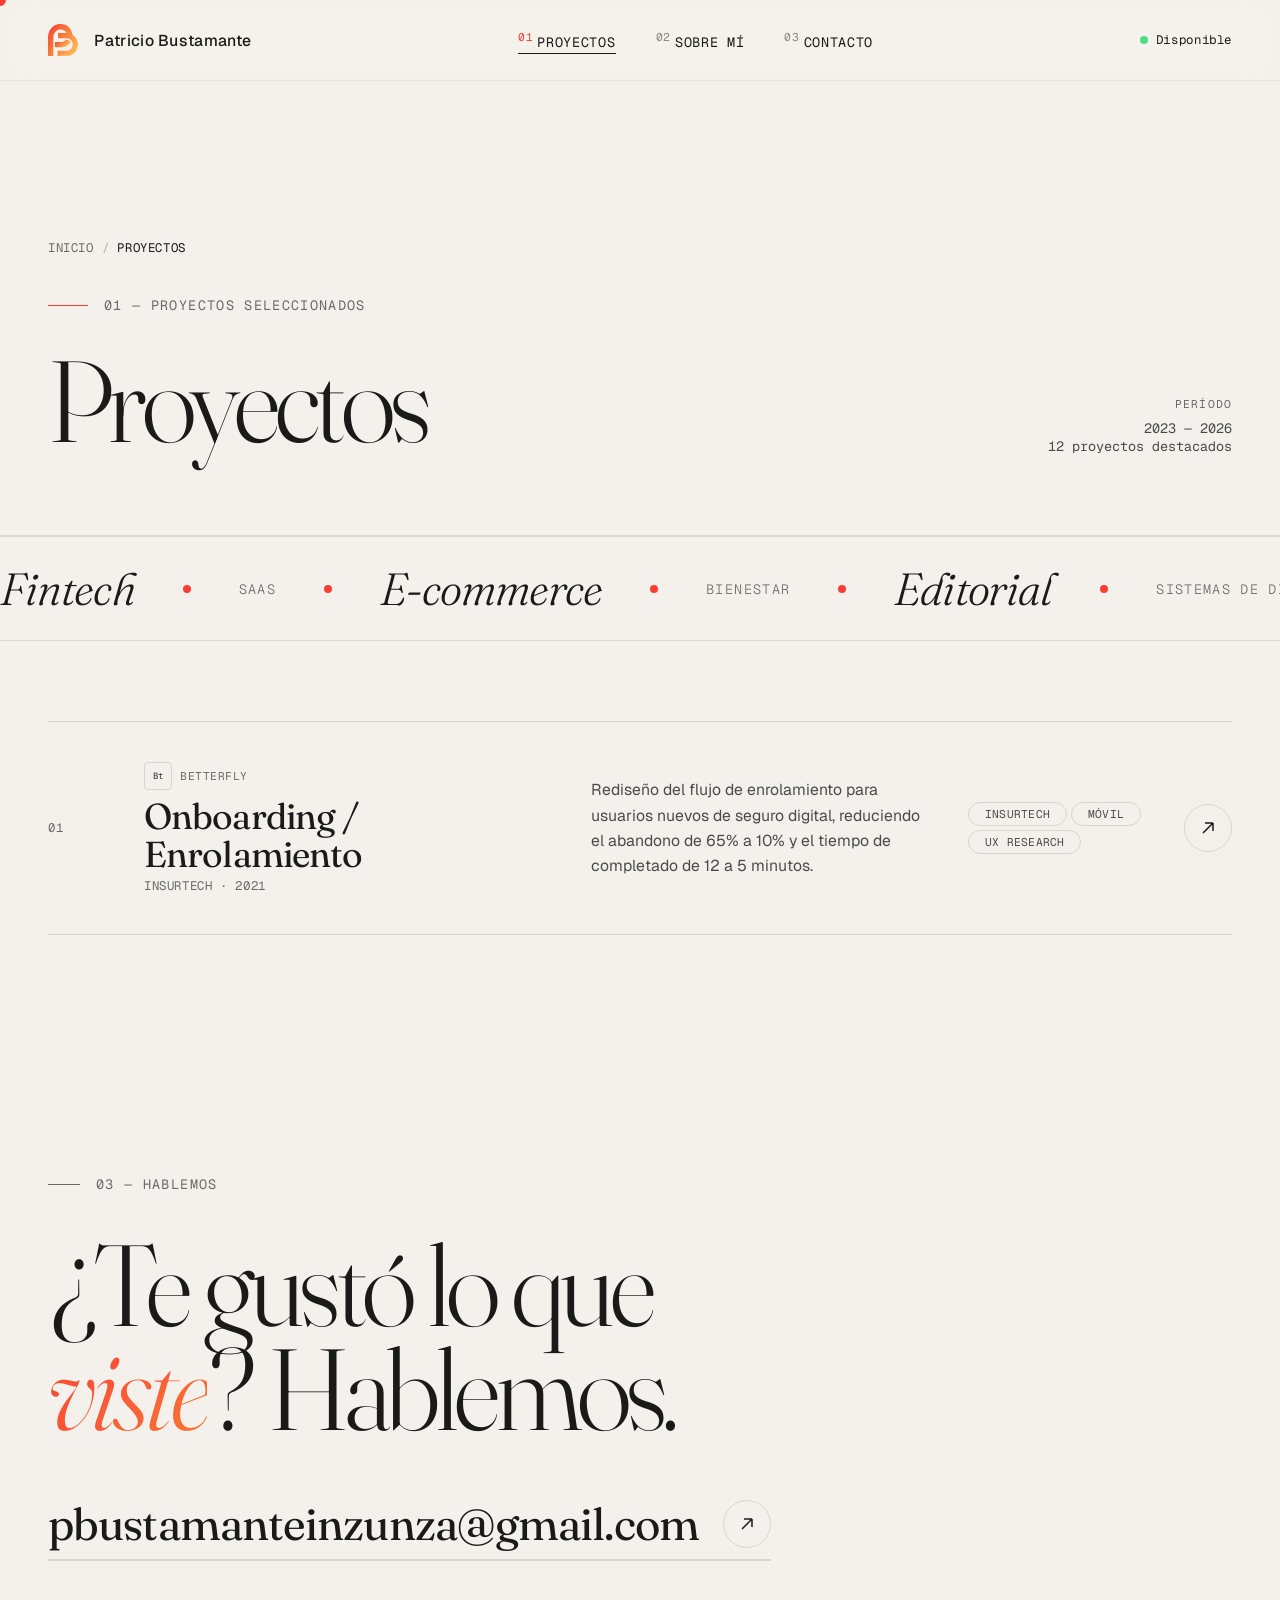
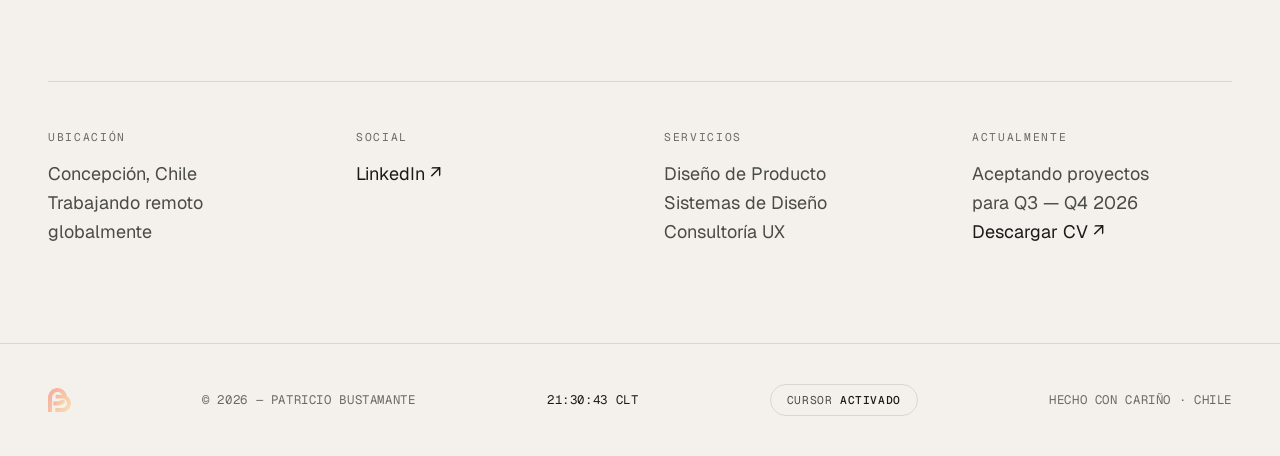
<file: pages/proyecto.html>
<!DOCTYPE html>
<html lang="es">
<head>
<meta charset="UTF-8">
<meta name="viewport" content="width=device-width, initial-scale=1.0, maximum-scale=1.0, user-scalable=no">
<link rel="icon" type="image/svg+xml" href="../assets/isotipo-personal.svg">
<title>Proyecto — Patricio Bustamante</title>
<meta name="description" content="Detalle de proyecto · Patricio Bustamante, Diseñador de Producto.">
<meta name="author" content="Patricio Bustamante">

<!-- Open Graph (se completa por JS según el proyecto) -->
<meta property="og:title" content="Proyecto — Patricio Bustamante">
<meta property="og:type" content="article">

<!-- Fonts -->
<link rel="preconnect" href="https://fonts.googleapis.com">
<link rel="preconnect" href="https://fonts.gstatic.com" crossorigin>
<link href="https://fonts.googleapis.com/css2?family=Fraunces:ital,opsz,wght@0,9..144,300;0,9..144,400;0,9..144,500;0,9..144,600;1,9..144,300;1,9..144,400&family=Geist+Mono:wght@300;400;500&family=Geist:wght@300;400;500;600&display=swap" rel="stylesheet" media="print" onload="this.media='all'">
<noscript><link href="https://fonts.googleapis.com/css2?family=Fraunces:ital,opsz,wght@0,9..144,300;0,9..144,400;0,9..144,500;0,9..144,600;1,9..144,300;1,9..144,400&family=Geist+Mono:wght@300;400;500&family=Geist:wght@300;400;500;600&display=swap" rel="stylesheet"></noscript>

<link rel="stylesheet" href="../design-system/css/tokens.css">
<link rel="stylesheet" href="../design-system/css/base.css">
<link rel="stylesheet" href="../design-system/css/atoms.css">
<link rel="stylesheet" href="../design-system/css/molecules.css">
<link rel="stylesheet" href="../design-system/css/organisms.css">
<link rel="stylesheet" href="../design-system/css/layout.css">
<link rel="preload" href="../assets/isotipo-personal.svg" as="image" type="image/svg+xml">
<script src="../js/bundle-project.js" defer></script>
</head>
<body>

<a class="skip-link" href="#main-content">Saltar al contenido principal</a>

<div class="cursor-dot" id="cursor" aria-hidden="true"></div>

<!-- Loader -->
<div class="loader" id="loader" role="status" aria-live="polite" aria-label="Cargando sitio">
  <svg class="loader-logo" viewBox="0 0 590 623" fill="none" xmlns="http://www.w3.org/2000/svg" aria-hidden="true" focusable="false">
    <path d="M361.62 427.77C397.17 408.5 429 384.71 448.05 349C448.05 344.33 409.95 302.92 357.35 301.04C305.8 354.94 272.22 350.14 202.45 349.94C187.2 350.42 171.59 349.56 156.26 349.98H137.13V452.62H174.3V452.55C237.22 452.21 304.64 459.87 361.63 427.77H361.62Z" fill="url(#lg1)"/>
    <path d="M583.15 344.71C572.14 301.95 548.2 263.47 514.77 234.1C507.78 226.94 499 219.92 488.87 213.66C488.77 213.54 488.6 213.44 488.4 213.37C487.21 212.64 486.01 211.92 484.79 211.22C484.08 210.81 483.38 210.42 482.67 210.03C482.37 207.82 482.04 205.59 481.65 203.34C479.92 193.16 477.49 183.55 474.58 174.78C456.36 102.09 405.34 45.1704 337.5 16.6804C303.18 0.880361 256.39 -1.72964 217.5 0.880358C153 9.37036 94.34 44.2703 54.8 94.9803C53.63 95.3803 54.32 97.9404 53.2 98.3804C39.64 113.1 17.87 155.63 14 174.68C9.17 189.04 5.78 201.01 3.5 218.68C0.0999999 244.98 0.1 246.68 0 433.38C0 500.66 0 543.3 0.100006 570.39V622.1H103.97V570.39C104.13 542.56 104.2 498.53 104.31 428.78C104.36 393.66 104.43 358.53 104.59 323.41C104.68 302.51 104.78 281.61 105.05 260.7C105.3 240.87 106.51 222.22 113.69 203.57C123.24 178.74 137.71 156.87 157.63 139.26C185.76 114.39 223.2 102.43 260.55 105.13C269.74 105.79 278.98 107.21 287.81 109.88C304.72 115.53 321.18 123.96 334.44 136C345.53 146.07 356.75 158.03 363.72 171.42C364.06 172.08 365 173.34 365 174.08H196.63V180.26H196.7V275.06C196.7 275.06 237.41 275.06 237.41 275.04C249.63 275.11 265.5 275.15 285.99 275.18C378.69 275.18 379.93 276.56 401.49 281.18C427.52 289.35 453.71 308.72 469.49 334.68C495.08 376.79 492.94 433.94 463.03 473.33C445.09 496.97 415.52 516.24 385.28 519.58C351.82 523.27 317.26 521.21 283.69 521.18H190.29C190.29 521.18 190.23 521.19 190.2 521.21H188.61V622.09C188.61 622.09 216.79 622.09 216.79 622.07C272.14 622.23 398.53 621.24 403.49 620.37C425.48 616.34 431.48 614.1 448.79 608.17C547.31 574.42 602.81 465.33 587.43 365.56C586.34 358.51 584.91 351.55 583.15 344.7V344.71Z" fill="url(#lg2)"/>
    <defs>
      <linearGradient id="lg1" x1="134.83" y1="286.83" x2="368.81" y2="450.62" gradientUnits="userSpaceOnUse"><stop stop-color="#FA3E33"/><stop offset="0.5" stop-color="#F87A38"/><stop offset="1" stop-color="#FDB85B"/></linearGradient>
      <linearGradient id="lg2" x1="-91.74" y1="133.64" x2="508.68" y2="553.93" gradientUnits="userSpaceOnUse"><stop stop-color="#FA3E33"/><stop offset="0.5" stop-color="#F87A38"/><stop offset="1" stop-color="#FDB85B"/></linearGradient>
    </defs>
  </svg>
  <div class="loader-bar-track">
    <div class="loader-bar" id="loaderBar"></div>
  </div>
</div>

<site-header current="work"></site-header>

<main id="main-content">

  <!-- ① HERO ─────────────────────────────────── -->
  <section class="page-hero" aria-labelledby="pj-title">
    <nav class="breadcrumb" aria-label="Migas de pan">
      <ol class="breadcrumb-list">
        <li><a href="../index.html">Inicio</a></li>
        <li><span class="breadcrumb-sep" aria-hidden="true">/</span><a href="work.html">Proyectos</a></li>
        <li><span class="breadcrumb-sep" aria-hidden="true">/</span><span class="breadcrumb-current" aria-current="page" data-pj="title"></span></li>
      </ol>
    </nav>
    <div class="page-hero-layout">
      <div>
        <div class="company-badge company-badge--hero">
          <span class="company-logo-mark" data-pj="company-initial" aria-hidden="true"></span>
          <span class="company-badge-name" data-pj="company"></span>
        </div>
        <p class="page-hero-eyebrow"><span data-pj="num">—</span> · <span data-pj="category"></span></p>
        <h1 class="page-hero-title" id="pj-title" data-pj="title"></h1>
      </div>
      <div class="page-hero-meta">
        <span>Año</span>
        <span data-pj="year"></span>
      </div>
    </div>
  </section>

  <!-- ② COVER ──────────────────────────────────── -->
  <section class="project-cover-section">
    <div class="project-cover" id="pj-cover" aria-hidden="true">
      <span class="project-cover-title" data-pj="title-cover"></span>
    </div>
  </section>

  <!-- ③ INFORMACIÓN DEL PROYECTO ───────────────── -->
  <section class="pj-section pj-info reveal" aria-label="Información del proyecto">
    <div class="pj-info-grid">
      <div class="pj-info-item">
        <span class="pj-info-label">Nombre</span>
        <span class="pj-info-value" data-pj="title2"></span>
      </div>
      <div class="pj-info-item">
        <span class="pj-info-label">Año</span>
        <span class="pj-info-value" data-pj="year2"></span>
      </div>
      <div class="pj-info-item">
        <span class="pj-info-label">Cliente</span>
        <span class="pj-info-value" data-pj="client"></span>
      </div>
      <div class="pj-info-item">
        <span class="pj-info-label">Rol</span>
        <span class="pj-info-value" data-pj="role"></span>
      </div>
    </div>
  </section>

  <!-- ④ DESAFÍO ────────────────────────────────── -->
  <section class="pj-section pj-challenge" aria-labelledby="pj-challenge-title">
    <div class="pj-section-header reveal">
      <p class="pj-section-label">01 — Desafío</p>
      <h2 class="pj-section-title" id="pj-challenge-title">El <em>problema</em></h2>
    </div>
    <div class="pj-section-body">
      <p class="overview-text reveal" data-pj="challenge"></p>
    </div>
  </section>

  <!-- ⑤ OBJETIVOS ──────────────────────────────── -->
  <section class="pj-section pj-objectives" aria-labelledby="pj-objectives-title">
    <div class="pj-section-header reveal">
      <p class="pj-section-label">02 — Objetivos</p>
      <h2 class="pj-section-title" id="pj-objectives-title">¿Qué queríamos <em>lograr</em>?</h2>
    </div>
    <div class="pj-section-body">
      <div class="overview-block reveal">
        <h3 class="overview-title">Objetivo principal</h3>
        <p class="overview-text pj-main-objective" data-pj="mainObjective"></p>
      </div>
      <div class="overview-block reveal">
        <h3 class="overview-title">Objetivos secundarios</h3>
        <ul class="pj-objective-list" data-pj="objectives"></ul>
      </div>
    </div>
  </section>

  <!-- ⑥ QUÉ SE CUMPLIÓ ────────────────────────── -->
  <section class="pj-section pj-solution" aria-labelledby="pj-solution-title">
    <div class="pj-section-header reveal">
      <p class="pj-section-label">03 — Qué se cumplió</p>
      <h2 class="pj-section-title" id="pj-solution-title">La <em>solución</em></h2>
    </div>
    <div class="pj-section-body">
      <div class="overview-block reveal">
        <h3 class="overview-title">Solución</h3>
        <p class="overview-text" data-pj="solution"></p>
      </div>
      <div class="pj-two-col reveal-stagger">
        <div class="overview-block">
          <h3 class="overview-title">Procesos</h3>
          <ul class="pj-objective-list" data-pj="processes"></ul>
        </div>
        <div class="overview-block">
          <h3 class="overview-title">Herramientas</h3>
          <ul class="pj-objective-list" data-pj="tools"></ul>
        </div>
      </div>
    </div>
  </section>

  <!-- ⑦ MÉTRICAS ───────────────────────────────── -->
  <section class="project-outcome" aria-labelledby="pj-metrics-title">
    <div class="pj-section-header pj-section-header--inverted reveal">
      <p class="pj-section-label">04 — Métricas</p>
      <h2 class="pj-section-title" id="pj-metrics-title">Impacto <em>medible</em></h2>
    </div>
    <div class="pj-metrics-grid reveal-stagger" data-pj="metrics"></div>
  </section>

  <!-- ⑧ APRENDIZAJES ──────────────────────────── -->
  <section class="pj-section pj-learnings" aria-labelledby="pj-learnings-title">
    <div class="pj-section-header reveal">
      <p class="pj-section-label">05 — Aprendizajes</p>
      <h2 class="pj-section-title" id="pj-learnings-title">Lo que <em>aprendí</em></h2>
    </div>
    <div class="pj-section-body">
      <ul class="pj-objective-list reveal" data-pj="lessons"></ul>
    </div>
  </section>

  <!-- ⑨ SIGUIENTE PROYECTO ─────────────────────── -->
  <a class="project-next" data-pj="next" href="work.html">
    <span class="project-next-label">Siguiente proyecto</span>
    <span class="project-next-title" data-pj="next-title">Volver a proyectos</span>
    <span class="project-next-arrow" aria-hidden="true">
      <svg viewBox="0 0 16 16" fill="none" stroke="currentColor" stroke-width="1.5" focusable="false"><path d="M3 13L13 3M13 3H5M13 3V11"/></svg>
    </span>
  </a>

</main>

<site-footer></site-footer>

</body>
</html>
</file>
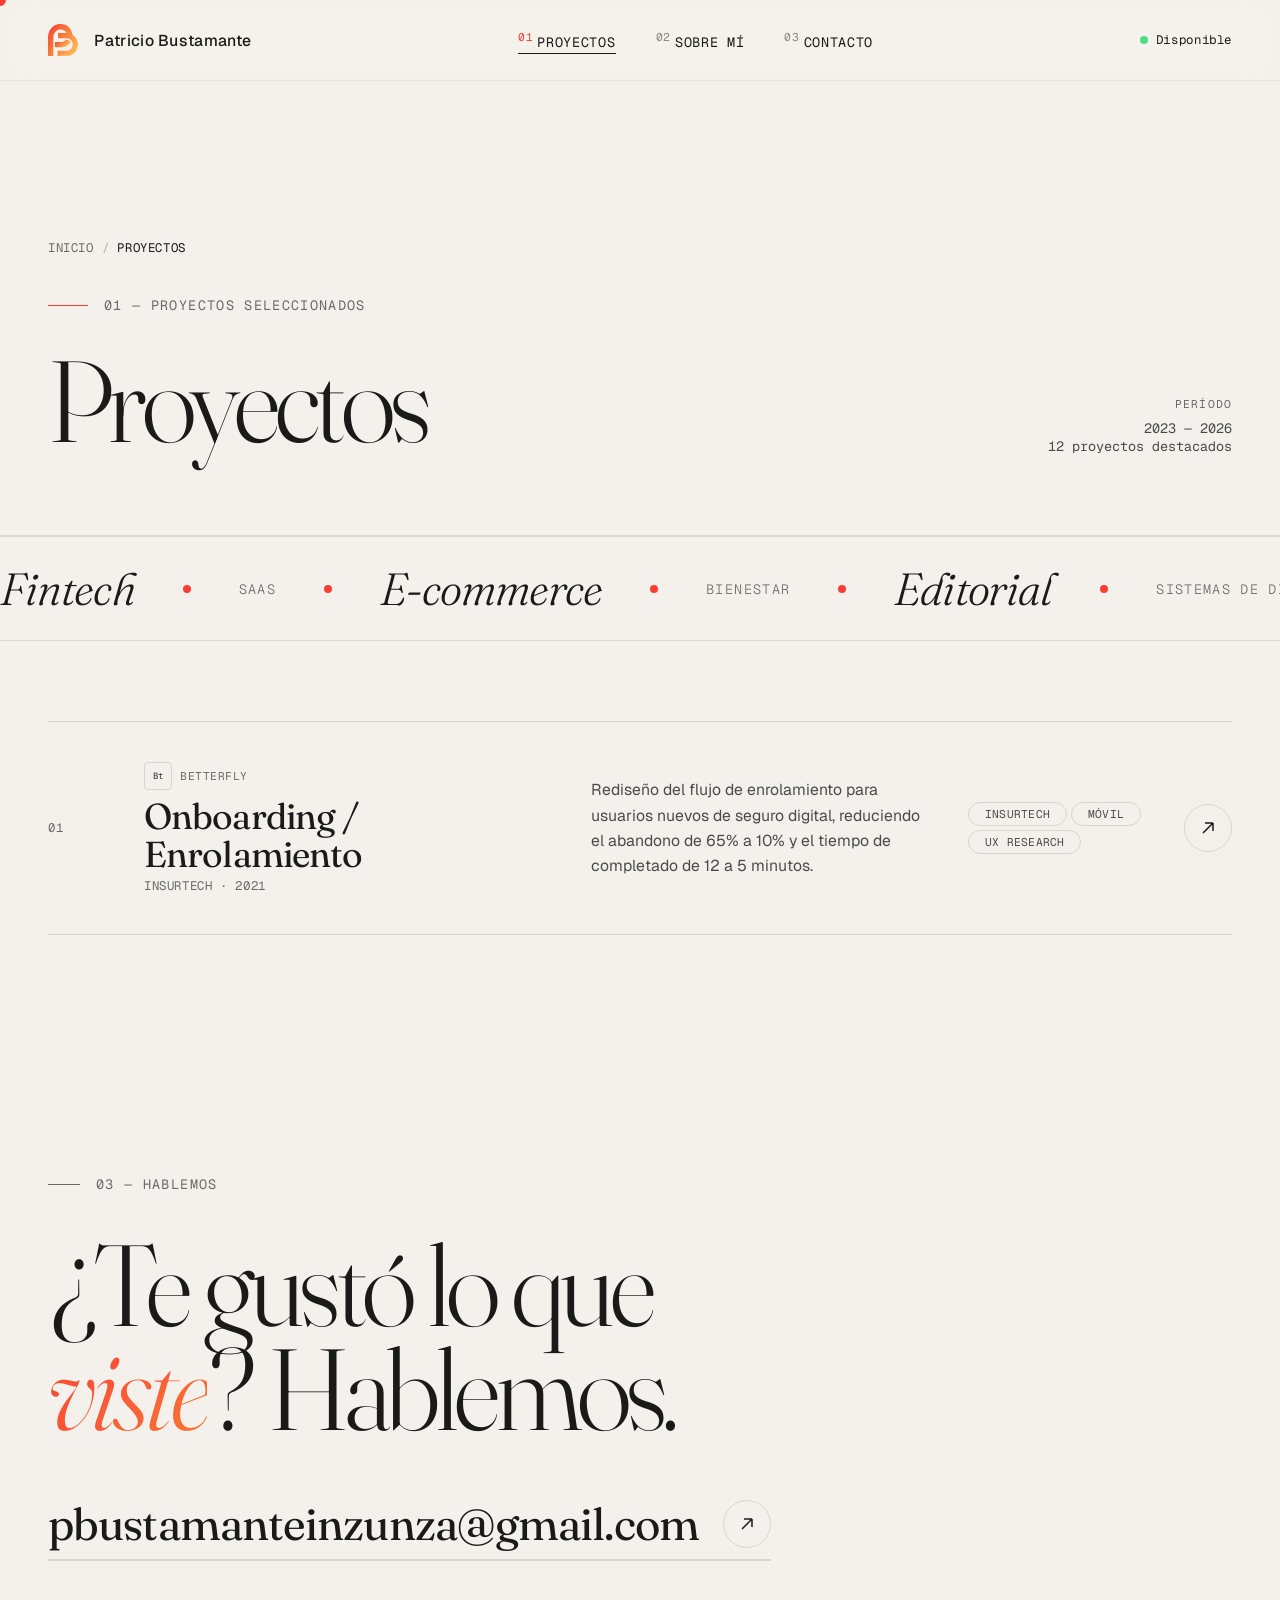
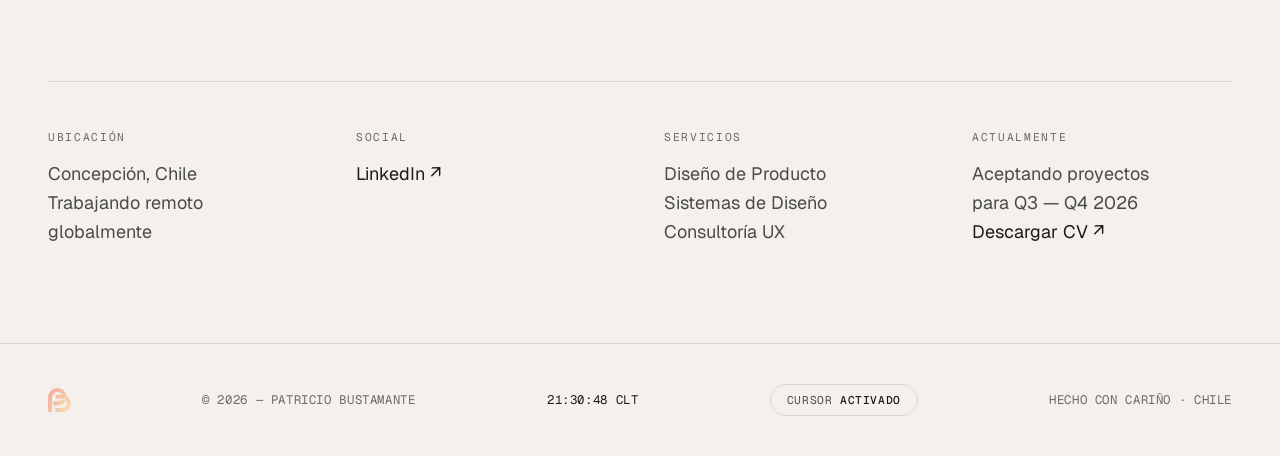
<file: pages/work.html>
<!DOCTYPE html>
<html lang="es">
<head>
<meta charset="UTF-8">
<meta name="viewport" content="width=device-width, initial-scale=1.0, maximum-scale=1.0, user-scalable=no">
<link rel="icon" type="image/svg+xml" href="../assets/isotipo-personal.svg">
<title>Proyectos — Patricio Bustamante</title>
<meta name="description" content="Selección de proyectos recientes de diseño de producto, UX/UI y sistemas de diseño por Patricio Bustamante.">
<meta name="keywords" content="Diseñador de Producto, Portafolio, Proyectos, UX/UI, Sistemas de Diseño, Chile">
<meta name="author" content="Patricio Bustamante">

<!-- Open Graph -->
<meta property="og:title" content="Proyectos — Patricio Bustamante">
<meta property="og:description" content="Selección de proyectos recientes de diseño de producto, UX/UI y sistemas de diseño.">
<meta property="og:type" content="website">

<!-- Fonts -->
<link rel="preconnect" href="https://fonts.googleapis.com">
<link rel="preconnect" href="https://fonts.gstatic.com" crossorigin>
<link href="https://fonts.googleapis.com/css2?family=Fraunces:ital,opsz,wght@0,9..144,300;0,9..144,400;0,9..144,500;0,9..144,600;1,9..144,300;1,9..144,400&family=Geist+Mono:wght@300;400;500&family=Geist:wght@300;400;500;600&display=swap" rel="stylesheet" media="print" onload="this.media='all'">
<noscript><link href="https://fonts.googleapis.com/css2?family=Fraunces:ital,opsz,wght@0,9..144,300;0,9..144,400;0,9..144,500;0,9..144,600;1,9..144,300;1,9..144,400&family=Geist+Mono:wght@300;400;500&family=Geist:wght@300;400;500;600&display=swap" rel="stylesheet"></noscript>

<!-- Design System · Atomic Design:
     tokens → base → atoms → molecules → organisms → layout -->
<link rel="stylesheet" href="../design-system/css/tokens.css">
<link rel="stylesheet" href="../design-system/css/base.css">
<link rel="stylesheet" href="../design-system/css/atoms.css">
<link rel="stylesheet" href="../design-system/css/molecules.css">
<link rel="stylesheet" href="../design-system/css/organisms.css">
<link rel="stylesheet" href="../design-system/css/layout.css">
<link rel="preload" href="../assets/isotipo-personal.svg" as="image" type="image/svg+xml">
<script src="../js/bundle.js" defer></script>
</head>
<body>

<a class="skip-link" href="#main-content">Saltar al contenido principal</a>

<!-- Cursor -->
<div class="cursor-dot" id="cursor" aria-hidden="true"></div>

<!-- Loader -->
<div class="loader" id="loader" role="status" aria-live="polite" aria-label="Cargando sitio">
  <svg class="loader-logo" viewBox="0 0 600 600" fill="none" xmlns="http://www.w3.org/2000/svg">
    <path d="M509.62 532.77C545.17 513.5 577 489.71 596.05 454C596.05 449.33 557.95 407.92 505.35 406.04C453.8 459.94 420.22 455.14 350.45 454.94C335.2 455.42 319.59 454.56 304.26 454.98H285.13V557.62H322.3V557.55C385.22 557.21 452.64 564.87 509.63 532.77H509.62Z" fill="url(#loaderGrad1)" transform="translate(-148, -105)"/>
    <path d="M731.15 449.71C720.14 406.95 696.2 368.47 662.77 339.1C655.78 331.94 647 324.92 636.87 318.66C636.77 318.54 636.6 318.44 636.4 318.37C635.21 317.64 634.01 316.92 632.79 316.22C632.08 315.81 631.38 315.42 630.67 315.03C630.37 312.82 630.04 310.59 629.65 308.34C627.92 298.16 625.49 288.55 622.58 279.78C604.36 207.09 553.34 150.17 485.5 121.68C451.18 105.88 404.39 103.27 365.5 105.88C301 114.37 242.34 149.27 202.8 199.98C201.63 200.38 202.32 202.94 201.2 203.38C187.64 218.1 165.87 260.63 162 279.68C157.17 294.04 153.78 306.01 151.5 323.68C148.1 349.98 148.1 351.68 148 538.38C148 605.66 148 648.3 148.1 675.39V727.1H251.97V675.39C252.13 647.56 252.2 603.53 252.31 533.78C252.36 498.66 252.43 463.53 252.59 428.41C252.68 407.51 252.78 386.61 253.05 365.7C253.3 345.87 254.51 327.22 261.69 308.57C271.24 283.74 285.71 261.87 305.63 244.26C333.76 219.39 371.2 207.43 408.55 210.13C417.74 210.79 426.98 212.21 435.81 214.88C452.72 220.53 469.18 228.96 482.44 241C493.53 251.07 504.75 263.03 511.72 276.42C512.06 277.08 513 278.34 513 279.08H344.63V285.26H344.7V380.06C344.7 380.06 385.41 380.06 385.41 380.04C397.63 380.11 413.5 380.15 433.99 380.18C526.69 380.18 527.93 381.56 549.49 386.18C575.52 394.35 601.71 413.72 617.49 439.68C643.08 481.79 640.94 538.94 611.03 578.33C593.09 601.97 563.52 621.24 533.28 624.58C499.82 628.27 465.26 626.21 431.69 626.18H338.29C338.29 626.18 338.23 626.19 338.2 626.21H336.61V727.09C336.61 727.09 364.79 727.09 364.79 727.07C420.14 727.23 546.53 726.24 551.49 725.37C573.48 721.34 579.48 719.1 596.79 713.17C695.31 679.42 750.81 570.33 735.43 470.56C734.34 463.51 732.91 456.55 731.15 449.7V449.71Z" fill="url(#loaderGrad2)" transform="translate(-148, -105)"/>
    <defs>
      <linearGradient id="loaderGrad1" x1="282.83" y1="391.83" x2="516.81" y2="555.62" gradientUnits="userSpaceOnUse">
        <stop stop-color="#FA3E33"/><stop offset="0.5" stop-color="#F87A38"/><stop offset="1" stop-color="#FDB85B"/>
      </linearGradient>
      <linearGradient id="loaderGrad2" x1="56.26" y1="238.64" x2="656.68" y2="658.93" gradientUnits="userSpaceOnUse">
        <stop stop-color="#FA3E33"/><stop offset="0.5" stop-color="#F87A38"/><stop offset="1" stop-color="#FDB85B"/>
      </linearGradient>
    </defs>
  </svg>
  <div class="loader-bar-track">
    <div class="loader-bar" id="loaderBar"></div>
  </div>
</div>

<!-- Navigation -->
<site-header current="work"></site-header>

<main id="main-content">

<!-- Page hero -->
<section class="page-hero" aria-labelledby="work-title">
  <nav class="breadcrumb" aria-label="Migas de pan">
    <ol class="breadcrumb-list">
      <li><a href="../index.html">Inicio</a></li>
      <li><span class="breadcrumb-sep" aria-hidden="true">/</span><span class="breadcrumb-current" aria-current="page">Proyectos</span></li>
    </ol>
  </nav>
  <div class="page-hero-layout">
    <div>
      <p class="page-hero-eyebrow">01 — Proyectos seleccionados</p>
      <h1 class="page-hero-title" id="work-title">
        Proyectos
      </h1>
    </div>
    <div class="page-hero-meta">
      <span>Período</span>
      2023 — 2026<br>
      12 proyectos destacados
    </div>
  </div>
</section>

<!-- Marquee -->
<div class="marquee" aria-hidden="true">
  <div class="marquee-track">
    <span class="marquee-item">Fintech</span>
    <span class="marquee-dot"></span>
    <span class="marquee-item mono">SaaS</span>
    <span class="marquee-dot"></span>
    <span class="marquee-item">E-commerce</span>
    <span class="marquee-dot"></span>
    <span class="marquee-item mono">Bienestar</span>
    <span class="marquee-dot"></span>
    <span class="marquee-item">Editorial</span>
    <span class="marquee-dot"></span>
    <span class="marquee-item mono">Sistemas de Diseño</span>
    <span class="marquee-dot"></span>
    <!-- Duplicate -->
    <span class="marquee-item">Fintech</span>
    <span class="marquee-dot"></span>
    <span class="marquee-item mono">SaaS</span>
    <span class="marquee-dot"></span>
    <span class="marquee-item">E-commerce</span>
    <span class="marquee-dot"></span>
    <span class="marquee-item mono">Bienestar</span>
    <span class="marquee-dot"></span>
    <span class="marquee-item">Editorial</span>
    <span class="marquee-dot"></span>
    <span class="marquee-item mono">Sistemas de Diseño</span>
    <span class="marquee-dot"></span>
  </div>
</div>

<!-- Projects -->
<section class="projects-section with-padding" id="work">
  <div class="project-list reveal-stagger" data-projects="visible"></div>
</section>

<!-- Preview floating element (decorative, follows cursor) -->
<div class="project-preview" id="preview" aria-hidden="true">
  <div class="project-preview-inner" id="previewInner">
    <span class="preview-title"></span>
    <span class="preview-type"></span>
  </div>
</div>

<!-- Contact -->
<section class="contact" id="contact" aria-labelledby="contact-title">
  <p class="contact-label reveal">03 — Hablemos</p>
  <h2 class="contact-headline reveal" id="contact-title">
    ¿Te gustó lo que<br><em>viste</em>? Hablemos.
  </h2>

  <a href="mailto:pbustamanteinzunza@gmail.com" class="contact-email-link reveal magnetic" aria-label="Enviar email a pbustamanteinzunza@gmail.com">
    pbustamanteinzunza@gmail.com
    <span class="contact-arrow" aria-hidden="true">
      <svg viewBox="0 0 16 16" fill="none" stroke="currentColor" stroke-width="1.5" focusable="false">
        <path d="M3 13L13 3M13 3H5M13 3V11"/>
      </svg>
    </span>
  </a>

  <div class="contact-grid reveal-stagger">
    <div class="contact-block">
      <div class="contact-block-label">Ubicación</div>
      <div class="contact-block-content">
        Concepción, Chile<br>
        Trabajando remoto<br>globalmente
      </div>
    </div>
    <div class="contact-block">
      <div class="contact-block-label">Social</div>
      <div class="contact-block-content">
        <a href="https://linkedin.com/in/patrbustamante" target="_blank" rel="noopener noreferrer">LinkedIn <span aria-hidden="true">&#8599;</span><span class="sr-only">(abre en nueva ventana)</span></a>
      </div>
    </div>
    <div class="contact-block">
      <div class="contact-block-label">Servicios</div>
      <div class="contact-block-content">
        Diseño de Producto<br>
        Sistemas de Diseño<br>
        Consultoría UX
      </div>
    </div>
    <div class="contact-block">
      <div class="contact-block-label">Actualmente</div>
      <div class="contact-block-content">
        Aceptando proyectos<br>
        para Q3 — Q4 2026<br>
        <a href="#" aria-disabled="true" tabindex="-1">Descargar CV <span aria-hidden="true">&#8599;</span></a>
      </div>
    </div>
  </div>
</section>

</main>

<!-- Footer -->
<site-footer></site-footer>

</body>
</html>
</file>
<file: design-system/css/tokens.css>
/* ============================================
   DESIGN TOKENS · Capa base del Design System
   ----------------------------------------------
   Atomic Design — nivel 0 (tokens).
   Estos tokens alimentan a: atoms → molecules →
   organisms → layout. Ningún valor "mágico"
   debería existir fuera de aquí salvo las
   excepciones documentadas más abajo.

   8PX GRID SYSTEM
   Todo el espaciado se construye sobre una grilla
   de 8px. Escala: --space-{n} = n × 8px.
   Medio paso: --space-h = 4px (0.5 × 8) para
   ajustes finos (gaps de pills, paddings de chips).

   EXCEPCIONES JUSTIFICADAS a la grilla de 8px
   (no son espaciado, por eso viven fuera de la escala):
     · Tipografía: escala modular propia (10–180px),
       no se alinea a 8px porque sigue ritmo tipográfico.
     · Bordes/outlines: 1px y 2px (hairlines).
     · Touch targets: 44px (WCAG 2.5.5 AAA) — accesibilidad
       manda sobre la grilla.
     · Geometría de iconos: las barras del hamburguesa y
       posiciones internas de SVG son medidas de dibujo,
       no de layout.
     · Radios: --radius-* son curvaturas, no espaciado.
   ============================================ */

:root {
  /* ===== Color · Surfaces ===== */
  --color-bg: #f4f1ec;
  --color-bg-deep: #ebe7e0;
  --color-bg-inverted: #1a1a18;

  /* ===== Color · Ink (text) =====
     Contrast on --color-bg (#f4f1ec):
       ink       — 16.3:1 (AAA)
       ink-soft  —  7.8:1 (AAA)
       ink-mute  —  4.98:1 (AA normal)  ← bumped from #8a8a85 (3.1:1, failed)
     Contrast on --color-bg-inverted (#1a1a18):
       on-dark         — 16.3:1 (AAA)
       on-dark-soft    —  7.6:1 (AAA)
       on-dark-mute    —  5.2:1 (AA normal) ← bumped 0.4→0.5
       on-dark-faint   —  5.8:1 (AA normal) ← bumped 0.35→0.55 */
  --color-ink: #1a1a18;
  --color-ink-soft: #4a4a47;
  --color-ink-mute: #6a6a66;
  --color-ink-on-dark: #f4f1ec;
  --color-ink-on-dark-soft: rgba(244, 241, 236, 0.65);
  --color-ink-on-dark-mute: rgba(244, 241, 236, 0.5);
  --color-ink-on-dark-faint: rgba(244, 241, 236, 0.55);
  /* Decorative only — do NOT use for text */
  --color-ink-on-dark-decorative: rgba(244, 241, 236, 0.35);

  /* ===== Color · Lines & dividers ===== */
  --color-line: rgba(26, 26, 24, 0.12);
  --color-line-light: rgba(244, 241, 236, 0.12);
  --color-line-strong: rgba(244, 241, 236, 0.25);

  /* ===== Color · Brand & state ===== */
  --color-accent: #fa3e33;
  --color-accent-warm: #f87a38;
  --color-accent-gold: #fdb85b;
  --color-success: #4ade80;

  /* ===== Gradients ===== */
  --gradient-brand: linear-gradient(135deg, var(--color-accent), var(--color-accent-warm));
  --gradient-brand-warm: linear-gradient(135deg, var(--color-accent), var(--color-accent-gold));
  --gradient-line: linear-gradient(90deg, var(--color-accent), var(--color-accent-warm));

  /* ===== Spacing · 8-Grid scale ===== */
  --space-0: 0;
  --space-h: 4px;      /* half step */
  --space-1: 8px;
  --space-2: 16px;
  --space-3: 24px;
  --space-4: 32px;
  --space-5: 40px;
  --space-6: 48px;
  --space-7: 56px;
  --space-8: 64px;
  --space-9: 72px;
  --space-10: 80px;
  --space-11: 88px;
  --space-12: 96px;
  --space-14: 112px;
  --space-15: 120px;
  --space-16: 128px;
  --space-18: 144px;
  --space-20: 160px;
  --space-22: 176px;
  --space-24: 192px;
  --space-25: 200px;

  /* ===== Layout · Containers & sections ===== */
  --container-px: var(--space-6);          /* 48px */
  --container-px-mobile: var(--space-3);   /* 24px */
  --section-py: var(--space-18);           /* 144px */
  --section-py-mobile: var(--space-10);    /* 80px */
  --content-max: 1440px;

  /* ===== Typography · Families ===== */
  --font-display: 'Fraunces', serif;
  --font-sans: 'Geist', sans-serif;
  --font-mono: 'Geist Mono', monospace;

  /* ===== Typography · Fixed sizes (base = 1.125rem / 18px) ===== */
  --text-2xs: 0.703rem;   /* ~11px */
  --text-xs: 0.773rem;    /* ~12px */
  --text-sm: 0.844rem;    /* ~13.5px */
  --text-md: 0.984rem;    /* ~16px */
  --text-base: 1.125rem;  /* 18px */
  --text-lg: 1.266rem;    /* ~20px */
  --text-xl: 1.688rem;    /* 27px */
  --text-2xl: 2.25rem;    /* 36px */
  --text-3xl: 2.813rem;   /* 45px */

  /* ===== Typography · Display (fluid) ===== */
  --display-xs: clamp(28px, 3.4vw, 44px);
  --display-sm: clamp(36px, 5vw, 72px);
  --display-md: clamp(42px, 6.5vw, 96px);
  --display-lg: clamp(48px, 9vw, 140px);
  --display-xl: clamp(52px, 11vw, 180px);

  /* ===== Typography · Weights ===== */
  --weight-light: 300;
  --weight-regular: 400;
  --weight-medium: 500;
  --weight-semibold: 600;

  /* ===== Typography · Leading ===== */
  --leading-hero: 0.92;
  --leading-none: 1;
  --leading-tight: 1.05;
  --leading-snug: 1.25;
  --leading-normal: 1.4;
  --leading-relaxed: 1.6;
  --leading-loose: 1.7;

  /* ===== Typography · Tracking ===== */
  --tracking-tightest: -0.04em;
  --tracking-tighter: -0.035em;
  --tracking-tight: -0.025em;
  --tracking-snug: -0.02em;
  --tracking-normal: 0;
  --tracking-wide: 0.02em;
  --tracking-wider: 0.05em;
  --tracking-widest: 0.1em;
  --tracking-mega: 0.15em;

  /* ===== Radii ===== */
  --radius-xs: 2px;
  --radius-sm: 4px;
  --radius-md: 8px;
  --radius-lg: 12px;
  --radius-pill: 100px;
  --radius-full: 50%;

  /* ===== Shadows ===== */
  --shadow-card: 0 24px 64px rgba(0, 0, 0, 0.15);
  --shadow-mark: 0 48px 96px rgba(250, 62, 51, 0.18);

  /* ===== Motion · Easing ===== */
  --ease-out-expo: cubic-bezier(0.16, 1, 0.3, 1);
  --ease-out-quart: cubic-bezier(0.25, 1, 0.5, 1);
  --ease-smooth: cubic-bezier(0.77, 0, 0.175, 1);
  /* Expressive — overshoot, anticipation, snap */
  --ease-out-back: cubic-bezier(0.34, 1.56, 0.64, 1);          /* gentle overshoot */
  --ease-out-back-strong: cubic-bezier(0.68, -0.6, 0.32, 1.6); /* dramatic */
  --ease-in-out-back: cubic-bezier(0.68, -0.55, 0.27, 1.55);
  --ease-out-circ: cubic-bezier(0, 0.55, 0.45, 1);              /* snappy stop */
  --ease-in-out-circ: cubic-bezier(0.85, 0, 0.15, 1);
  --ease-spring: cubic-bezier(0.5, 1.4, 0.5, 1);                 /* bouncy */

  /* ===== Motion · Duration ===== */
  --duration-fast: 0.2s;
  --duration-base: 0.3s;
  --duration-slow: 0.5s;
  --duration-slower: 0.8s;
  --duration-slowest: 1.2s;

  /* ===== Z-index ===== */
  --z-base: 0;
  --z-content: 1;
  --z-floating: 50;
  --z-nav: 100;
  --z-cursor: 9999;
  --z-loader: 10000;
}
</file>
<file: design-system/css/base.css>
/* ============================================
   BASE · Reset, globales, accesibilidad y utilidades
   ----------------------------------------------
   Atomic Design — capa transversal.
   Carga después de tokens.css y antes de
   atoms → molecules → organisms → layout.
   Contiene: reset, foco accesible, skip-link,
   .sr-only, utilidades .reveal y keyframes
   compartidos (fadeUp, pulse).
   ============================================ */

/* ===== Reset ===== */
*,
*::before,
*::after {
  margin: 0;
  padding: 0;
  box-sizing: border-box;
}

html {
  scroll-behavior: smooth;
  overflow-x: clip;
}

body {
  background: var(--color-bg);
  color: var(--color-ink);
  font-family: var(--font-sans);
  font-size: var(--text-base);
  font-weight: var(--weight-regular);
  overflow-x: clip;
  width: 100%;
  -webkit-font-smoothing: antialiased;
  -moz-osx-font-smoothing: grayscale;
}

/* Custom cursor activates only when JS adds this class on capable, motion-allowing devices */
body.has-custom-cursor,
body.has-custom-cursor a,
body.has-custom-cursor button { cursor: none; }

a { color: inherit; text-decoration: none; }
button { border: none; background: none; font: inherit; }
img { display: block; max-width: 100%; }

::selection {
  background: var(--color-accent);
  color: var(--color-bg);
}

/* ===== Accessibility · Focus visible ===== */
:focus { outline: none; }
:focus-visible {
  outline: 2px solid var(--color-accent);
  outline-offset: var(--space-h); /* 4px — medio paso de la grilla */
  border-radius: var(--radius-xs);
}
.nav-links a:focus-visible,
.project:focus-visible {
  outline-offset: 4px;
}

/* ===== Accessibility · Skip link ===== */
.skip-link {
  position: absolute;
  top: var(--space-1);
  left: var(--space-1);
  padding: var(--space-1) var(--space-2);
  background: var(--color-ink);
  color: var(--color-bg);
  font-family: var(--font-mono);
  font-size: var(--text-sm);
  border-radius: var(--radius-sm);
  z-index: var(--z-loader);
  transform: translateY(-150%);
  transition: transform var(--duration-base) var(--ease-out-expo);
}
.skip-link:focus { transform: translateY(0); }

/* ===== Accessibility · Visually hidden (for screen readers) ===== */
.sr-only {
  position: absolute;
  width: 1px;
  height: 1px;
  padding: 0;
  margin: -1px;
  overflow: hidden;
  clip: rect(0, 0, 0, 0);
  white-space: nowrap;
  border: 0;
}

/* ===== Section base ===== */
section {
  padding: var(--section-py) var(--container-px);
}

/* ===== Utility · Reveal on scroll =====
   Base = translateY. Add modifiers for direction or character. */
.reveal {
  opacity: 0;
  transform: translateY(var(--space-7));
  transition:
    opacity 1.1s var(--ease-out-expo),
    transform 1.1s var(--ease-out-expo);
  will-change: opacity, transform;
}
.reveal.visible {
  opacity: 1;
  transform: translateY(0);
}
/* Direction variants */
.reveal-left  { transform: translateX(calc(var(--space-7) * -1)); }
.reveal-right { transform: translateX(var(--space-7)); }
.reveal-left.visible,
.reveal-right.visible { transform: translateX(0); }
/* Scale-in variant for hero-like emphasis */
.reveal-scale { transform: translateY(var(--space-5)) scale(0.94); }
.reveal-scale.visible { transform: translateY(0) scale(1); }

.reveal-stagger > * {
  opacity: 0;
  transform: translateY(var(--space-5));
  transition:
    opacity 0.9s var(--ease-out-expo),
    transform 0.9s var(--ease-out-back);
  will-change: opacity, transform;
}
.reveal-stagger.visible > * {
  opacity: 1;
  transform: translateY(0);
}
/* Faster, more deliberate cascade */
.reveal-stagger.visible > *:nth-child(1) { transition-delay: 0s; }
.reveal-stagger.visible > *:nth-child(2) { transition-delay: 0.08s; }
.reveal-stagger.visible > *:nth-child(3) { transition-delay: 0.16s; }
.reveal-stagger.visible > *:nth-child(4) { transition-delay: 0.24s; }
.reveal-stagger.visible > *:nth-child(5) { transition-delay: 0.32s; }
.reveal-stagger.visible > *:nth-child(6) { transition-delay: 0.40s; }
.reveal-stagger.visible > *:nth-child(7) { transition-delay: 0.48s; }
.reveal-stagger.visible > *:nth-child(8) { transition-delay: 0.56s; }
.reveal-stagger.visible > *:nth-child(9) { transition-delay: 0.64s; }
.reveal-stagger.visible > *:nth-child(10) { transition-delay: 0.72s; }

/* ===== Utility · Magnetic button effect ===== */
.magnetic {
  transition: transform var(--duration-base) var(--ease-out-expo);
}

/* ===== Shared keyframes ===== */
@keyframes fadeUp {
  from { opacity: 0; transform: translateY(var(--space-3)); }
  to   { opacity: 1; transform: translateY(0); }
}

@keyframes pulse {
  0%, 100% { opacity: 1; transform: scale(1); }
  50%      { opacity: 0.4; transform: scale(0.7); }
}

/* ============================================
   REDUCED MOTION
   Honour the user's OS-level preference.
   ============================================ */
@media (prefers-reduced-motion: reduce) {
  *,
  *::before,
  *::after {
    animation-duration: 0.001ms !important;
    animation-iteration-count: 1 !important;
    transition-duration: 0.001ms !important;
    scroll-behavior: auto !important;
  }
  /* Make any hidden-by-animation content immediately visible */
  .reveal,
  .reveal-stagger > *,
  .hero-title .line-inner,
  .hero-eyebrow,
  .hero-bottom,
  .hero-mark {
    opacity: 1 !important;
    transform: none !important;
  }
}
</file>
<file: design-system/css/atoms.css>
/* ============================================
   ATOMS · Atomic Design — nivel 1
   ----------------------------------------------
   Las piezas indivisibles del sistema: dots,
   pills, tags, labels, iconos-botón, toggles.
   No conocen su contexto; se reutilizan en
   molecules y organisms. Todo el espaciado usa
   la escala de 8px (tokens.css).
   ============================================ */

/* ===== Dot · indicador circular ===== */
.status-dot {
  width: var(--space-1);
  height: var(--space-1);
  background: var(--color-success);
  border-radius: var(--radius-full);
  animation: pulse 2.4s ease-in-out infinite;
}
.marquee-dot {
  width: var(--space-1);
  height: var(--space-1);
  background: var(--color-accent);
  border-radius: var(--radius-full);
  flex-shrink: 0;
}

/* ===== Cursor · puntero personalizado ===== */
.cursor-dot {
  position: fixed;
  top: 0;
  left: 0;
  width: 12px;
  height: 12px;
  background: var(--color-accent);
  border-radius: var(--radius-full);
  pointer-events: none;
  z-index: var(--z-cursor);
  transform: translate(-50%, -50%);
  transition:
    width var(--duration-base) var(--ease-out-expo),
    height var(--duration-base) var(--ease-out-expo),
    background var(--duration-fast) ease,
    border-color var(--duration-fast) ease,
    opacity var(--duration-fast) ease;
}
.cursor-dot.hover {
  width: 44px;
  height: 44px;
  background: transparent;
  border: 1.5px solid var(--color-accent);
  opacity: 0.9;
}
.cursor-dot.text {
  width: 2px;                 /* hairline — excepción de grilla */
  height: var(--space-4);
  border-radius: var(--radius-xs);
  background: var(--color-accent);
}

/* ===== Pill · etiqueta de habilidad (sobre fondo oscuro) ===== */
.skill-pill {
  font-family: var(--font-mono);
  font-size: var(--text-xs);
  padding: var(--space-1) var(--space-2);
  border: 1px solid var(--color-line-light);
  border-radius: var(--radius-pill);
  color: var(--color-ink-on-dark-soft);
  letter-spacing: var(--tracking-wide);
  cursor: default;
  transition:
    border-color 0.35s ease,
    color 0.35s ease,
    transform 0.45s var(--ease-out-back),
    background 0.35s ease;
}
.skill-pill:hover {
  border-color: var(--color-accent);
  color: var(--color-accent);
  transform: translateY(-2px) scale(1.04); /* micro-movimiento de animación */
  background: rgba(250, 62, 51, 0.06);
}

/* ===== Tag · categoría de proyecto (sobre fondo claro) ===== */
.project-tag {
  font-family: var(--font-mono);
  font-size: var(--text-2xs);
  padding: var(--space-h) var(--space-2);
  border: 1px solid var(--color-line);
  border-radius: var(--radius-pill);
  color: var(--color-ink-soft);
  letter-spacing: var(--tracking-wide);
  text-transform: uppercase;
  transition:
    border-color 0.4s ease,
    color 0.4s ease,
    transform 0.5s var(--ease-out-back);
}

/* ===== Label · eyebrow de sección ===== */
.section-label {
  font-family: var(--font-mono);
  font-size: var(--text-sm);
  color: var(--color-ink-mute);
  letter-spacing: var(--tracking-widest);
  text-transform: uppercase;
  display: flex;
  align-items: center;
  gap: var(--space-2);
  flex-shrink: 0;
}
.section-label::before {
  content: '';
  display: block;
  width: var(--space-4);
  height: 1px;
  background: var(--color-ink-mute);
}

/* ===== Icon button · flecha circular (proyecto / contacto) ===== */
.project-arrow,
.contact-arrow {
  width: var(--space-6);
  height: var(--space-6);
  border: 1px solid var(--color-line);
  border-radius: var(--radius-full);
  display: flex;
  align-items: center;
  justify-content: center;
  flex-shrink: 0;
}
.project-arrow {
  margin-left: auto;
  transition:
    background 0.5s var(--ease-out-expo),
    border-color 0.5s var(--ease-out-expo),
    color 0.5s var(--ease-out-expo),
    transform 0.6s var(--ease-out-back);
}
.contact-arrow {
  transition: all var(--duration-slow) var(--ease-out-expo);
}
.project-arrow svg,
.contact-arrow svg {
  width: var(--space-2);
  height: var(--space-2);
  transition: transform 0.5s var(--ease-out-expo);
}

/* ===== Brand mark · isotipo en nav y footer ===== */
.nav-logo-mark {
  height: var(--space-4);
  width: auto;
  display: block;
  transition: transform var(--duration-slow) var(--ease-out-expo);
}

/* ===== Button · acción primaria con flecha (pill) ===== */
.btn {
  display: inline-flex;
  align-items: center;
  gap: var(--space-2);
  padding: var(--space-2) var(--space-4);
  border: 1px solid var(--color-ink);
  border-radius: var(--radius-pill);
  font-family: var(--font-mono);
  font-size: var(--text-sm);
  text-transform: uppercase;
  letter-spacing: var(--tracking-wider);
  color: var(--color-ink);
  background: transparent;
  cursor: pointer;
  transition:
    background var(--duration-slow) var(--ease-out-expo),
    color var(--duration-slow) var(--ease-out-expo),
    gap var(--duration-slow) var(--ease-out-expo);
}
.btn:hover {
  background: var(--color-ink);
  color: var(--color-bg);
  gap: var(--space-3);
}
.btn-arrow {
  width: var(--space-2);
  height: var(--space-2);
  display: block;
  transition: transform var(--duration-slow) var(--ease-out-back);
}
.btn:hover .btn-arrow { transform: rotate(-45deg) scale(1.1); }

/* ===== Toggle · botón cursor personalizado (footer) ===== */
.cursor-toggle {
  display: inline-flex;
  align-items: center;
  gap: var(--space-1);
  min-height: var(--space-4);         /* 32px */
  padding: var(--space-h) var(--space-2);
  border: 1px solid var(--color-line);
  border-radius: var(--radius-pill);
  font-family: var(--font-mono);
  font-size: var(--text-2xs);
  letter-spacing: var(--tracking-wider);
  color: var(--color-ink-soft);
  text-transform: uppercase;
  background: transparent;
  cursor: pointer;
  transition:
    border-color var(--duration-base) ease,
    color var(--duration-base) ease;
}
.cursor-toggle:hover {
  border-color: var(--color-accent);
  color: var(--color-accent);
}
.cursor-toggle-state {
  font-weight: var(--weight-medium);
  color: var(--color-ink);
}
.cursor-toggle[aria-pressed="false"] .cursor-toggle-state {
  color: var(--color-ink-mute);
}
</file>
<file: design-system/css/molecules.css>
/* ============================================
   MOLECULES · Atomic Design — nivel 2
   ----------------------------------------------
   Grupos de átomos que funcionan como una unidad:
   logo, status, toggle, links, cards, headers,
   filas de timeline, bloques de contacto, etc.
   ============================================ */

/* ===== Brand lockup · logo del nav ===== */
.nav-logo {
  display: flex;
  align-items: center;
  gap: var(--space-2);
}
.nav-logo:hover .nav-logo-mark {
  transform: rotate(-8deg) scale(1.05);
}
.nav-logo-text {
  font-family: var(--font-sans);
  font-weight: var(--weight-medium);
  font-size: var(--text-md);
  letter-spacing: var(--tracking-wide);
}

/* ===== Nav links · navegación principal ===== */
.nav-links {
  display: flex;
  gap: var(--space-5);
  font-family: var(--font-mono);
  font-size: var(--text-sm);
  letter-spacing: var(--tracking-wider);
  text-transform: uppercase;
}
.nav-links a {
  position: relative;
  transition: opacity var(--duration-base) ease;
  padding: var(--space-h) 0;
}
.nav-links a::after {
  content: '';
  position: absolute;
  bottom: 0;
  left: 0;
  width: 0;
  height: 1px;
  background: currentColor;
  transition: width var(--duration-slow) var(--ease-smooth);
}
.nav-links a:hover::after,
.nav-links a.is-active::after { width: 100%; }
.nav-links a.is-active .nav-num { opacity: 1; color: var(--color-accent); }
.nav-links a .nav-num {
  font-size: var(--text-2xs);
  opacity: 0.5;
  margin-right: var(--space-h);
  vertical-align: super;
}

/* ===== Nav status · "Disponible" con dot ===== */
.nav-status {
  font-family: var(--font-mono);
  font-size: var(--text-xs);
  letter-spacing: var(--tracking-wider);
  display: flex;
  align-items: center;
  gap: var(--space-1);
}

/* ===== Nav toggle · hamburguesa → cruz =====
   Touch target 44×44 (WCAG 2.5.5 AAA, excepción de grilla).
   Geometría de las barras = medidas de icono. */
.nav-toggle {
  display: none;
  position: relative;
  width: 44px;
  height: 44px;
  padding: 0;
  background: transparent;
  border: 0;
  color: inherit;
  cursor: pointer;
  z-index: calc(var(--z-nav) + 2);
}
.nav-toggle:active { transform: scale(0.94); }
.nav-toggle-bar {
  position: absolute;
  left: 50%;
  top: 50%;
  display: block;
  height: 2px;                /* hairline de icono */
  background: currentColor;
  border-radius: var(--radius-xs);
  transform-origin: center;
  transition:
    width 0.45s var(--ease-out-expo),
    transform 0.45s var(--ease-out-expo),
    opacity 0.25s ease;
  will-change: transform, opacity, width;
}
.nav-toggle-bar:nth-child(1) { width: 14px; transform: translate(-50%, -8px); }
.nav-toggle-bar:nth-child(2) { width: 20px; transform: translate(-50%, -50%); }
.nav-toggle-bar:nth-child(3) { width: 17px; transform: translate(calc(-50% + 1.5px), 6px); }
/* Estado abierto: las 3 barras convergen en una cruz */
body.menu-open .nav-toggle .nav-toggle-bar {
  width: 22px;
  opacity: 1;
  transition:
    width 0.3s var(--ease-out-expo),
    transform 0.4s var(--ease-out-expo),
    opacity 0.2s ease;
}
body.menu-open .nav-toggle .nav-toggle-bar:nth-child(1) { transform: translate(-50%, -50%) rotate(45deg); }
body.menu-open .nav-toggle .nav-toggle-bar:nth-child(2) { transform: translate(-50%, -50%) rotate(0deg); }
body.menu-open .nav-toggle .nav-toggle-bar:nth-child(3) { transform: translate(-50%, -50%) rotate(-45deg); }

/* ===== Breadcrumb · migas de navegación (páginas internas) ===== */
.breadcrumb {
  margin-bottom: var(--space-5);
  opacity: 0;
  transform: translateY(var(--space-1));
  animation: fadeUp 0.7s var(--ease-out-expo) 0.15s forwards;
}
.breadcrumb-list {
  display: flex;
  flex-wrap: wrap;
  align-items: center;
  gap: var(--space-1);
  list-style: none;
  font-family: var(--font-mono);
  font-size: var(--text-xs);
  text-transform: uppercase;
  letter-spacing: var(--tracking-wider);
}
.breadcrumb-list li {
  display: flex;
  align-items: center;
  gap: var(--space-1);
}
.breadcrumb-list a {
  color: var(--color-ink-mute);
  transition: color var(--duration-base) ease;
}
.breadcrumb-list a:hover { color: var(--color-accent); }
.breadcrumb-sep {
  color: var(--color-ink-mute);
  opacity: 0.5;
}
.breadcrumb-current { color: var(--color-ink); }

/* ===== Section header · label + título ===== */
.section-header {
  display: flex;
  justify-content: space-between;
  align-items: end;
  margin-bottom: var(--space-10);
  gap: var(--space-4);
}
.section-title {
  font-family: var(--font-display);
  font-weight: var(--weight-light);
  font-size: var(--display-md);
  letter-spacing: var(--tracking-tighter);
  line-height: var(--leading-tight);
  text-align: right;
}
.section-title em {
  font-style: italic;
  background: var(--gradient-brand);
  -webkit-background-clip: text;
  -webkit-text-fill-color: transparent;
  background-clip: text;
  display: inline-block;
  transition: transform 0.6s var(--ease-out-back);
}
.section-header:hover .section-title em {
  transform: translateY(calc(var(--space-h) * -1)) rotate(-2deg);
}

/* ===== Marquee track · cinta de términos ===== */
.marquee-track {
  display: inline-flex;
  align-items: center;
  gap: var(--space-6);
  animation: marqueeScroll 50s linear infinite;
  animation-play-state: running;
  transition: animation-play-state 0.3s ease;
}
.marquee:hover .marquee-track { animation-play-state: paused; }
.marquee:hover .marquee-item { color: var(--color-accent); transition: color 0.4s ease; }
.marquee-item {
  font-family: var(--font-display);
  font-style: italic;
  font-weight: var(--weight-light);
  font-size: var(--text-3xl);
  letter-spacing: var(--tracking-snug);
  color: var(--color-ink);
  flex-shrink: 0;
}
.marquee-item.mono {
  font-style: normal;
  font-family: var(--font-mono);
  font-size: var(--text-sm);
  letter-spacing: var(--tracking-widest);
  color: var(--color-ink-mute);
  text-transform: uppercase;
}
@keyframes marqueeScroll {
  from { transform: translateX(0); }
  to   { transform: translateX(-50%); }
}

/* ===== Project row · fila de la lista de proyectos ===== */
.project {
  display: grid;
  grid-template-columns: var(--space-8) 1.2fr 1fr var(--space-22) var(--space-7);
  gap: var(--space-4);
  align-items: center;
  padding: var(--space-5) 0;
  border-top: 1px solid var(--color-line);
  position: relative;
  text-decoration: none;
  color: inherit;
  transition:
    padding 0.6s var(--ease-out-expo),
    background 0.4s ease;
}
/* Borde inferior: directo (legacy) o último project-card */
.project-list > .project:last-child,
project-card:last-child > .project { border-bottom: 1px solid var(--color-line); }
/* Reset: evita que :last-child aplique a todos cuando .project está dentro de project-card */
project-card > .project { border-bottom: none; }
.project::before {
  content: '';
  position: absolute;
  top: 0;
  left: 0;
  width: 0;
  height: 1px;
  background: var(--gradient-line);
  transition: width 0.7s var(--ease-out-expo);
}
.project::after {
  content: '';
  position: absolute;
  inset: 0;
  background: linear-gradient(90deg, transparent, rgba(250, 62, 51, 0.025), transparent);
  opacity: 0;
  transition: opacity 0.4s ease;
  pointer-events: none;
}
.project:hover { padding: var(--space-7) 0; }
.project:hover::before { width: 100%; }
.project:hover::after { opacity: 1; }
.project-num {
  font-family: var(--font-mono);
  font-size: var(--text-xs);
  color: var(--color-ink-mute);
  letter-spacing: var(--tracking-wider);
  transition:
    color 0.4s ease,
    transform 0.5s var(--ease-out-back),
    font-size 0.5s var(--ease-out-expo);
}
.project:hover .project-num {
  color: var(--color-accent);
  transform: translateX(calc(var(--space-1) * -1)) scale(1.15);
}
.project-info {
  display: flex;
  flex-direction: column;
  gap: var(--space-h);
}

/* ===== Company badge · monograma + nombre empresa ===== */
.company-badge {
  display: flex;
  align-items: center;
  gap: var(--space-1);
  margin-bottom: var(--space-h);
  transition: transform 0.55s var(--ease-out-expo);
}
.company-logo-mark {
  width: calc(var(--space-4) - var(--space-h));  /* 28px */
  height: calc(var(--space-4) - var(--space-h));
  border: 1px solid var(--color-line);
  border-radius: var(--radius-sm);
  display: flex;
  align-items: center;
  justify-content: center;
  font-family: var(--font-mono);
  font-size: 9px;
  font-weight: var(--weight-medium);
  color: var(--color-ink-soft);
  flex-shrink: 0;
  letter-spacing: 0;
  transition:
    border-color 0.4s ease,
    color 0.4s ease;
}
.company-badge-name {
  font-family: var(--font-mono);
  font-size: var(--text-2xs);
  color: var(--color-ink-mute);
  letter-spacing: var(--tracking-wider);
  text-transform: uppercase;
  transition: color 0.4s ease;
}
.project:hover .company-badge { transform: translateX(var(--space-3)); }
.project:hover .company-logo-mark {
  border-color: var(--color-accent);
  color: var(--color-accent);
}
.project:hover .company-badge-name { color: var(--color-ink-soft); }

/* Variante hero · más grande, para el detalle de proyecto */
.company-badge--hero {
  margin-bottom: var(--space-3);
  opacity: 0;
  transform: translateY(var(--space-2));
  animation: fadeUp 0.8s var(--ease-out-expo) 0.1s forwards;
}
.company-badge--hero .company-logo-mark {
  width: calc(var(--space-5) - var(--space-h));  /* 36px */
  height: calc(var(--space-5) - var(--space-h));
  font-size: 11px;
  border-radius: var(--radius-base);
}
.company-badge--hero .company-badge-name {
  font-size: var(--text-xs);
  color: var(--color-ink-soft);
}
.project-title {
  font-family: var(--font-display);
  font-weight: var(--weight-regular);
  font-size: var(--text-2xl);
  letter-spacing: var(--tracking-tight);
  line-height: var(--leading-tight);
  transition: transform 0.55s var(--ease-out-expo);
}
.project:hover .project-title { transform: translateX(var(--space-3)); }
.project-subtitle {
  font-family: var(--font-mono);
  font-size: var(--text-xs);
  color: var(--color-ink-mute);
  text-transform: uppercase;
  letter-spacing: var(--tracking-wider);
  transition: transform 0.55s var(--ease-out-expo) 0.06s;
}
.project:hover .project-subtitle { transform: translateX(var(--space-3)); }
.project-desc {
  font-size: var(--text-md);
  line-height: var(--leading-relaxed);
  color: var(--color-ink-soft);
  max-width: 336px;            /* 42 × 8 */
}
.project-tags {
  display: flex;
  flex-wrap: wrap;
  gap: var(--space-h);
}
.project:hover .project-tag {
  border-color: var(--color-accent);
  color: var(--color-accent);
}
.project:hover .project-tag:nth-child(1) { transition-delay: 0s; transform: translateY(-2px); }
.project:hover .project-tag:nth-child(2) { transition-delay: 0.04s; transform: translateY(-2px); }
.project:hover .project-tag:nth-child(3) { transition-delay: 0.08s; transform: translateY(-2px); }
.project:hover .project-arrow {
  background: var(--color-ink);
  border-color: var(--color-ink);
  color: var(--color-bg);
  transform: rotate(-45deg) scale(1.1);
}


/* ===== Stat · número + etiqueta (about) ===== */
.stat {
  display: flex;
  flex-direction: column;
  gap: var(--space-1);
}
.stat-number {
  font-family: var(--font-display);
  font-weight: var(--weight-light);
  font-size: var(--display-sm);
  letter-spacing: var(--tracking-tightest);
  line-height: var(--leading-none);
  background: var(--gradient-brand-warm);
  -webkit-background-clip: text;
  -webkit-text-fill-color: transparent;
  background-clip: text;
}
.stat-label {
  font-family: var(--font-mono);
  font-size: var(--text-xs);
  text-transform: uppercase;
  letter-spacing: var(--tracking-widest);
  color: var(--color-ink-on-dark-mute);
}

/* ===== Skills strip · label + lista de pills ===== */
.skills-strip {
  margin-top: var(--space-8);
  padding-top: var(--space-6);
  border-top: 1px solid var(--color-line-light);
}
.skills-strip-label {
  font-family: var(--font-mono);
  font-size: var(--text-2xs);
  text-transform: uppercase;
  letter-spacing: var(--tracking-mega);
  color: var(--color-ink-on-dark-faint);
  margin-bottom: var(--space-3);
}
.skills-list {
  display: flex;
  flex-wrap: wrap;
  gap: var(--space-1);
}

/* ===== Timeline item · fila de experiencia / educación ===== */
.timeline-item {
  display: grid;
  grid-template-columns: var(--space-18) 1fr auto;  /* 144px = 18×8 */
  gap: var(--space-5);
  padding: var(--space-4) 0;
  border-top: 1px solid var(--color-line-light);
  align-items: baseline;
}
.timeline-item:last-child { border-bottom: 1px solid var(--color-line-light); }
.timeline-date {
  font-family: var(--font-mono);
  font-size: var(--text-xs);
  color: var(--color-ink-on-dark-mute);
  text-transform: uppercase;
  letter-spacing: var(--tracking-wider);
}
.timeline-info {
  display: flex;
  flex-direction: column;
  gap: var(--space-h);
}
.timeline-company {
  font-family: var(--font-display);
  font-weight: var(--weight-regular);
  font-size: var(--text-lg);
  letter-spacing: var(--tracking-tight);
  line-height: var(--leading-tight);
  color: var(--color-bg);
}
.timeline-role {
  font-family: var(--font-mono);
  font-size: var(--text-xs);
  color: var(--color-ink-on-dark-soft);
  text-transform: uppercase;
  letter-spacing: var(--tracking-wider);
}
.timeline-detail {
  font-size: var(--text-md);
  line-height: var(--leading-relaxed);
  color: var(--color-ink-on-dark-soft);
  margin-top: var(--space-1);
  max-width: 480px;            /* 60 × 8 */
}
.timeline-location {
  font-family: var(--font-mono);
  font-size: var(--text-2xs);
  color: var(--color-ink-on-dark-faint);
  text-transform: uppercase;
  letter-spacing: var(--tracking-widest);
  text-align: right;
}

/* ===== Contact block · label + contenido ===== */
.contact-block-label {
  font-family: var(--font-mono);
  font-size: var(--text-2xs);
  text-transform: uppercase;
  letter-spacing: var(--tracking-mega);
  color: var(--color-ink-mute);
  margin-bottom: var(--space-2);
}
.contact-block-content {
  font-size: var(--text-base);
  line-height: var(--leading-relaxed);
  color: var(--color-ink-soft);
}
.contact-block-content a {
  color: var(--color-ink);
  border-bottom: 1px solid transparent;
  transition: border-color var(--duration-base) ease;
}
.contact-block-content a:hover {
  border-color: var(--color-accent);
  color: var(--color-accent);
}

/* ===== Contact email · enlace grande + flecha ===== */
.contact-email-link {
  display: inline-flex;
  align-items: center;
  flex-wrap: wrap;
  gap: var(--space-3);
  max-width: 100%;
  word-break: break-word;
  font-family: var(--font-display);
  font-size: clamp(20px, 3.5vw, 52px);  /* escala tipográfica */
  font-weight: var(--weight-regular);
  letter-spacing: var(--tracking-snug);
  color: var(--color-ink);
  padding-bottom: var(--space-1);
  border-bottom: 2px solid var(--color-line);
  transition: all var(--duration-slow) var(--ease-out-expo);
}
.contact-email-link:hover {
  border-color: var(--color-accent);
  gap: var(--space-5);
}
.contact-email-link:hover .contact-arrow {
  transform: rotate(-45deg) scale(1.15);
  background: var(--color-accent);
  border-color: var(--color-accent);
  color: var(--color-bg);
}

/* ===== Scroll cue · línea pulsante + texto vertical ===== */
.scroll-cue {
  display: flex;
  flex-direction: column;
  align-items: center;
  gap: var(--space-2);
}
.scroll-cue-line {
  width: 1px;
  height: var(--space-6);
  background: var(--color-ink);
  transform-origin: top;
  animation: scrollPulse 2.4s ease-in-out infinite;
}
.scroll-cue-text {
  font-family: var(--font-mono);
  font-size: var(--text-2xs);
  letter-spacing: var(--tracking-mega);
  text-transform: uppercase;
  color: var(--color-ink-mute);
  writing-mode: vertical-rl;
}
@keyframes scrollPulse {
  0%, 100% { transform: scaleY(0.3); opacity: 0.3; }
  50%      { transform: scaleY(1); opacity: 1; }
}

/* ===== Meta column · datos a la derecha (hero y page-hero) ===== */
.hero-meta-right {
  text-align: right;
  font-family: var(--font-mono);
  font-size: var(--text-sm);
  color: var(--color-ink-soft);
}
.hero-meta-right span,
.page-hero-meta span {
  display: block;
  font-size: var(--text-2xs);
  text-transform: uppercase;
  letter-spacing: var(--tracking-widest);
  color: var(--color-ink-mute);
  margin-bottom: var(--space-1);
}
.page-hero-meta {
  font-family: var(--font-mono);
  font-size: var(--text-sm);
  color: var(--color-ink-soft);
  text-align: right;
  max-width: 280px;            /* 35 × 8 */
  opacity: 0;
  animation: fadeUp 0.8s var(--ease-out-expo) 0.9s forwards;
}
</file>
<file: design-system/css/organisms.css>
/* ============================================
   ORGANISMS · Atomic Design — nivel 3
   ----------------------------------------------
   Secciones autónomas compuestas por molecules y
   atoms: loader, header (nav), hero, marquee,
   lista de proyectos, about, contact, footer.
   El layout responsivo vive en layout.css.
   ============================================ */

/* ===== Loader · overlay de carga ===== */
.loader {
  position: fixed;
  inset: 0;
  background: var(--color-bg-inverted);
  z-index: var(--z-loader);
  display: flex;
  flex-direction: column;
  align-items: center;
  justify-content: center;
  gap: var(--space-3);
  transition: transform var(--duration-slowest) var(--ease-out-expo);
}
.loader.done { transform: translateY(-100%); }
.loader-logo {
  width: var(--space-8);
  height: auto;
  opacity: 0;
  animation: loaderLogoIn var(--duration-slower) var(--ease-out-expo) 0.2s forwards;
}
.loader-bar-track {
  width: var(--space-15);
  height: 2px;                /* hairline */
  background: rgba(244, 241, 236, 0.15);
  border-radius: var(--radius-xs);
  overflow: hidden;
  opacity: 0;
  animation: loaderLogoIn 0.6s var(--ease-out-expo) 0.4s forwards;
}
.loader-bar {
  height: 100%;
  width: 0%;
  background: var(--gradient-brand-warm);
  border-radius: var(--radius-xs);
  transition: width 0.1s linear;
}
@keyframes loaderLogoIn {
  from { opacity: 0; transform: scale(0.8); }
  to   { opacity: 1; transform: scale(1); }
}

/* ===== Header · barra de navegación fija ===== */
.nav {
  position: fixed;
  top: 0;
  left: 0;
  right: 0;
  z-index: var(--z-nav);
  padding: var(--space-3) var(--space-6);
  display: flex;
  justify-content: space-between;
  align-items: center;
  color: var(--color-ink);
  background: rgba(244, 241, 236, 0.72);
  -webkit-backdrop-filter: saturate(180%) blur(16px);
  backdrop-filter: saturate(180%) blur(16px);
  border-bottom: 1px solid rgba(26, 26, 24, 0.06);
  transition: background var(--duration-base) ease;
}

/* ===== Marquee · cinta horizontal ===== */
.marquee {
  border-top: 1px solid var(--color-line);
  border-bottom: 1px solid var(--color-line);
  padding: var(--space-3) 0;
  overflow: hidden;
  white-space: nowrap;
}

/* ===== Hero · pantalla de inicio ===== */
.hero {
  min-height: 100vh;
  min-height: 100dvh;
  /* padding-top reserva el alto del header fijo para que el eyebrow
     no quede oculto bajo la nav al centrar el contenido */
  padding: var(--space-12) var(--container-px) 0;
  display: flex;
  flex-direction: column;
  justify-content: center;
  position: relative;
  overflow: hidden;
}
.hero-mark {
  --parallax-x: 0px;
  --parallax-y: 0px;
  position: absolute;
  right: -10vw;
  top: 50%;
  transform: translateY(-50%);
  width: clamp(280px, 38vw, 560px);
  opacity: 0;
  animation: heroMarkIn 1.8s var(--ease-out-expo) 1.2s forwards;
  pointer-events: none;
  z-index: var(--z-base);
  /* Difumina el lado izquierdo del logo para no competir con el texto */
  -webkit-mask-image: linear-gradient(to right, transparent 0%, rgba(0,0,0,0.35) 40%, rgba(0,0,0,0.85) 75%, #000 100%);
  mask-image: linear-gradient(to right, transparent 0%, rgba(0,0,0,0.35) 40%, rgba(0,0,0,0.85) 75%, #000 100%);
}
.hero-mark svg {
  width: 100%;
  height: auto;
  transform: translate(var(--parallax-x), var(--parallax-y));
  transition: transform 0.15s linear;
  transform-origin: center;
}
.hero-eyebrow,
.hero-title,
.hero-bottom {
  position: relative;
  z-index: var(--z-content);
}
.hero-meta-right { position: relative; }
.hero-meta-right::before {
  content: '';
  position: absolute;
  inset: calc(var(--space-2) * -1) calc(var(--space-3) * -1);
  background: linear-gradient(to right, transparent, rgba(244,241,236,0.85) 35%, rgba(244,241,236,0.95));
  z-index: -1;
  border-radius: var(--radius-sm);
}
@keyframes heroMarkIn {
  from { opacity: 0; transform: translateY(-50%) translateX(var(--space-5)) scale(0.95); }
  to   { opacity: 0.55; transform: translateY(-50%) translateX(0) scale(1); }
}
@keyframes heroMarkInMobile {
  from { opacity: 0; transform: translateY(-50%) translateX(var(--space-5)) scale(0.95); }
  to   { opacity: 0.3; transform: translateY(-50%) translateX(0) scale(1); }
}
.hero-eyebrow {
  display: flex;
  align-items: center;
  gap: var(--space-2);
  font-family: var(--font-mono);
  font-size: var(--text-sm);
  color: var(--color-ink-mute);
  letter-spacing: var(--tracking-widest);
  text-transform: uppercase;
  margin-bottom: var(--space-4);
  opacity: 0;
  transform: translateY(var(--space-3));
  animation: fadeUp 1s var(--ease-out-expo) 1.8s forwards;
}
.hero-eyebrow::before {
  content: '';
  display: block;
  width: var(--space-5);
  height: 1px;
  background: var(--color-accent);
}
.hero-title {
  font-family: var(--font-display);
  font-weight: var(--weight-light);
  font-size: var(--display-xl);
  line-height: var(--leading-hero);
  letter-spacing: var(--tracking-tightest);
  color: var(--color-ink);
  margin-bottom: var(--space-6);
}
.hero-title .line {
  display: block;
  overflow: hidden;
  padding-bottom: 0.05em;
}
.hero-title .line-inner {
  display: block;
  transform: translateY(115%) skewY(4deg);
  transform-origin: left bottom;
  animation: lineReveal 1.3s var(--ease-out-expo) forwards;
}
.hero-title .line:nth-child(1) .line-inner { animation-delay: 1.55s; }
.hero-title .line:nth-child(2) .line-inner { animation-delay: 1.70s; }
.hero-title .line:nth-child(3) .line-inner { animation-delay: 1.85s; }
@keyframes lineReveal {
  to { transform: translateY(0) skewY(0); }
}
.hero-title em {
  font-style: italic;
  font-weight: var(--weight-regular);
  background: var(--gradient-brand);
  -webkit-background-clip: text;
  -webkit-text-fill-color: transparent;
  background-clip: text;
}
.hero-bottom {
  display: grid;
  grid-template-columns: 1fr auto 1fr;
  align-items: end;
  gap: var(--space-6);
  opacity: 0;
  animation: fadeUp 1s var(--ease-out-expo) 2.4s forwards;
}
.hero-intro {
  max-width: 400px;            /* 50 × 8 */
  font-size: var(--text-base);
  line-height: var(--leading-relaxed);
  color: var(--color-ink-soft);
}
.hero-intro strong {
  color: var(--color-ink);
  font-weight: var(--weight-medium);
}
.hero-actions {
  display: flex;
  align-items: center;
  gap: var(--space-3);
  margin-top: var(--space-5);
  flex-wrap: wrap;
}
.btn--primary {
  background: var(--color-ink);
  color: var(--color-bg);
}
.btn--primary:hover {
  background: var(--color-accent);
  border-color: var(--color-accent);
  color: var(--color-bg);
}
.btn--secondary {
  background: transparent;
  color: var(--color-ink);
}
.btn-icon {
  width: var(--space-2);
  height: var(--space-2);
  display: block;
  transition: transform var(--duration-slow) var(--ease-out-back);
}
.btn--secondary:hover .btn-icon {
  transform: translateY(2px);
}

/* ===== Page hero · cabecera de páginas internas ===== */
.page-hero {
  padding: calc(var(--space-20) + var(--space-10)) var(--container-px) var(--space-10);
  position: relative;
  border-bottom: 1px solid var(--color-line);
}
.page-hero-layout {
  display: grid;
  grid-template-columns: 1fr auto;
  align-items: end;
  gap: var(--space-6);
}
.page-hero-eyebrow {
  font-family: var(--font-mono);
  font-size: var(--text-sm);
  color: var(--color-ink-mute);
  letter-spacing: var(--tracking-widest);
  text-transform: uppercase;
  margin-bottom: var(--space-4);
  display: flex;
  align-items: center;
  gap: var(--space-2);
  opacity: 0;
  transform: translateY(var(--space-2));
  animation: fadeUp 0.8s var(--ease-out-expo) 0.3s forwards;
}
.page-hero-eyebrow::before {
  content: '';
  display: block;
  width: 0;
  height: 1px;
  background: var(--color-accent);
  animation: lineGrow 0.7s var(--ease-out-expo) 0.8s forwards;
}
@keyframes lineGrow { to { width: var(--space-5); } }
.page-hero-title {
  font-family: var(--font-display);
  font-weight: var(--weight-light);
  font-size: var(--display-lg);
  line-height: 0.95;
  letter-spacing: var(--tracking-tightest);
  color: var(--color-ink);
  opacity: 0;
  transform: translateY(var(--space-4));
  animation: pageHeroIn 1.1s var(--ease-out-expo) 0.5s forwards;
}
@keyframes pageHeroIn { to { opacity: 1; transform: translateY(0); } }
.page-hero-title em {
  font-style: italic;
  font-weight: var(--weight-regular);
  background: var(--gradient-brand);
  -webkit-background-clip: text;
  -webkit-text-fill-color: transparent;
  background-clip: text;
}

/* ===== Projects · sección de la lista de proyectos ===== */
.projects-section { padding-bottom: var(--space-10); }
.projects-section.with-padding {
  padding-top: var(--space-10);
  padding-left: var(--container-px);
  padding-right: var(--container-px);
}
.project-list {
  display: flex;
  flex-direction: column;
}
.projects-cta {
  display: flex;
  justify-content: center;
  margin-top: var(--space-8);
}

/* ===== About · biografía sobre fondo oscuro ===== */
.about {
  background: var(--color-bg-inverted);
  color: var(--color-bg);
  padding: var(--section-py) var(--container-px);
}
.about-layout {
  display: grid;
  grid-template-columns: 280px 1fr;     /* 35 × 8 */
  gap: var(--space-10);
  align-items: start;
}
.about-sidebar {
  position: sticky;
  top: var(--section-py);
}
.about-sidebar .section-label {
  color: var(--color-ink-on-dark-mute);
  margin-bottom: var(--space-4);
}
.about-sidebar .section-label::before { background: var(--color-line-strong); }
.about-photo {
  width: 100%;
  aspect-ratio: 3 / 4;
  border-radius: var(--radius-lg);
  overflow: hidden;
}
.about-photo img {
  width: 100%;
  height: 100%;
  object-fit: cover;
  object-position: center top;
  display: block;
}
.about-content { padding-top: var(--space-1); }
.about-headline {
  font-family: var(--font-display);
  font-weight: var(--weight-light);
  font-size: var(--display-xs);
  line-height: var(--leading-snug);
  letter-spacing: var(--tracking-snug);
  margin-bottom: var(--space-6);
}
.about-headline em {
  font-style: italic;
  background: var(--gradient-brand-warm);
  -webkit-background-clip: text;
  -webkit-text-fill-color: transparent;
  background-clip: text;
}
.about-body {
  font-size: var(--text-base);
  line-height: var(--leading-loose);
  color: var(--color-ink-on-dark-soft);
  max-width: 560px;            /* 70 × 8 */
  margin-bottom: var(--space-8);
}
.stats-grid {
  display: grid;
  grid-template-columns: repeat(3, 1fr);
  gap: var(--space-6);
  padding-top: var(--space-6);
  border-top: 1px solid var(--color-line-light);
}
.timeline {
  display: flex;
  flex-direction: column;
  margin-top: var(--space-3);
}

/* ===== Contact · sección de cierre ===== */
.contact {
  padding: var(--space-20) var(--container-px) var(--space-12);
}
.contact-label {
  font-family: var(--font-mono);
  font-size: var(--text-sm);
  color: var(--color-ink-mute);
  text-transform: uppercase;
  letter-spacing: var(--tracking-widest);
  margin-bottom: var(--space-5);
  display: flex;
  align-items: center;
  gap: var(--space-2);
}
.contact-label::before {
  content: '';
  display: block;
  width: var(--space-4);
  height: 1px;
  background: var(--color-ink-mute);
}
.contact-headline {
  font-family: var(--font-display);
  font-weight: var(--weight-light);
  font-size: var(--display-lg);
  line-height: 0.9;
  letter-spacing: var(--tracking-tightest);
  margin-bottom: var(--space-7);
}
.contact-headline em {
  font-style: italic;
  background: var(--gradient-brand);
  -webkit-background-clip: text;
  -webkit-text-fill-color: transparent;
  background-clip: text;
}
.contact-grid {
  display: grid;
  grid-template-columns: repeat(4, 1fr);
  gap: var(--space-6);
  margin-top: var(--space-15);
  padding-top: var(--space-6);
  border-top: 1px solid var(--color-line);
}

/* ===== Project detail · plantilla de detalle (proyecto.html) ===== */
.project-cover-section {
  padding: var(--space-6) var(--container-px) 0;
}
.project-cover {
  width: 100%;
  aspect-ratio: 16 / 9;
  border-radius: var(--radius-lg);
  overflow: hidden;
  display: flex;
  align-items: center;
  justify-content: center;
  box-shadow: var(--shadow-card);
  background: var(--color-bg-inverted);
}
.project-cover-title {
  font-family: var(--font-display);
  font-style: italic;
  font-weight: var(--weight-light);
  font-size: var(--display-sm);
  color: rgba(255, 255, 255, 0.95);
  letter-spacing: var(--tracking-snug);
  text-align: center;
  padding: 0 var(--space-4);
}
/* Cubierta clara (preview-3) necesita texto oscuro */
.project-cover.preview-3 .project-cover-title { color: #2a1f10; }

.project-intro {
  display: grid;
  grid-template-columns: 1.4fr 1fr;
  gap: var(--space-10);
  padding: var(--section-py) var(--container-px) var(--space-12);
  align-items: start;
}
.project-summary {
  font-family: var(--font-display);
  font-weight: var(--weight-light);
  font-size: var(--display-xs);
  line-height: var(--leading-snug);
  letter-spacing: var(--tracking-snug);
  color: var(--color-ink);
}
.project-meta-grid {
  display: grid;
  grid-template-columns: 1fr 1fr;
  gap: var(--space-5);
}
.project-meta-label {
  font-family: var(--font-mono);
  font-size: var(--text-2xs);
  text-transform: uppercase;
  letter-spacing: var(--tracking-mega);
  color: var(--color-ink-mute);
  margin-bottom: var(--space-1);
}
.project-meta-value {
  font-size: var(--text-md);
  line-height: var(--leading-relaxed);
  color: var(--color-ink-soft);
}
/* Las pills de servicios reutilizan .skill-pill (átomo) pero sobre
   fondo claro: ajustamos color heredado del contexto oscuro. */
.project-meta-value .skills-list { gap: var(--space-h); margin-top: var(--space-1); }
.project-meta-value .skill-pill {
  color: var(--color-ink-soft);
  border-color: var(--color-line);
}

.project-overview {
  display: grid;
  grid-template-columns: 1fr 1fr;
  gap: var(--space-10);
  padding: 0 var(--container-px) var(--section-py);
}
.overview-title {
  font-family: var(--font-mono);
  font-size: var(--text-sm);
  text-transform: uppercase;
  letter-spacing: var(--tracking-widest);
  color: var(--color-accent);
  margin-bottom: var(--space-3);
}
.overview-text {
  font-size: var(--text-base);
  line-height: var(--leading-loose);
  color: var(--color-ink-soft);
}

/* Resultados sobre fondo oscuro */
.project-outcome {
  background: var(--color-bg-inverted);
  color: var(--color-bg);
  padding: var(--section-py) var(--container-px);
}
.outcome-grid {
  display: grid;
  grid-template-columns: repeat(3, 1fr);
  gap: var(--space-6);
}
.outcome-card {
  padding-top: var(--space-5);
  border-top: 1px solid var(--color-line-light);
}
.outcome-metric {
  font-family: var(--font-display);
  font-weight: var(--weight-light);
  font-size: var(--display-sm);
  line-height: var(--leading-none);
  letter-spacing: var(--tracking-tightest);
  background: var(--gradient-brand-warm);
  -webkit-background-clip: text;
  -webkit-text-fill-color: transparent;
  background-clip: text;
  margin-bottom: var(--space-2);
}
.outcome-label {
  font-family: var(--font-mono);
  font-size: var(--text-xs);
  text-transform: uppercase;
  letter-spacing: var(--tracking-wider);
  color: var(--color-ink-on-dark-mute);
}

/* Siguiente proyecto · banda final clicable */
.project-next {
  display: flex;
  align-items: center;
  gap: var(--space-3);
  padding: var(--space-12) var(--container-px);
  border-top: 1px solid var(--color-line);
  text-decoration: none;
  color: var(--color-ink);
  transition: gap var(--duration-slow) var(--ease-out-expo);
}
.project-next:hover { gap: var(--space-5); }
.project-next-label {
  font-family: var(--font-mono);
  font-size: var(--text-2xs);
  text-transform: uppercase;
  letter-spacing: var(--tracking-mega);
  color: var(--color-ink-mute);
}
.project-next-title {
  font-family: var(--font-display);
  font-weight: var(--weight-light);
  font-size: var(--display-xs);
  letter-spacing: var(--tracking-tight);
}
.project-next-arrow {
  width: var(--space-6);
  height: var(--space-6);
  border: 1px solid var(--color-line);
  border-radius: var(--radius-full);
  display: flex;
  align-items: center;
  justify-content: center;
  margin-left: auto;
  flex-shrink: 0;
  transition: all var(--duration-slow) var(--ease-out-expo);
}
.project-next-arrow svg { width: var(--space-2); height: var(--space-2); }
.project-next:hover .project-next-arrow {
  background: var(--color-ink);
  border-color: var(--color-ink);
  color: var(--color-bg);
  transform: rotate(-45deg) scale(1.1);
}

/* ===================================================
   PROYECTO DETALLE · nuevas secciones
   ─────────────────────────────────────────────────
   pj-section, pj-challenge, pj-approach, pj-process,
   pj-solution, pj-validation, pj-future
   =================================================== */

/* Sección genérica del detalle */
.pj-section {
  padding: var(--section-py) var(--container-px);
  border-top: 1px solid var(--color-line);
}
.pj-section-header {
  margin-bottom: var(--space-10);
}
.pj-section-header--inverted {
  color: var(--color-bg);
}
.pj-section-label {
  font-family: var(--font-mono);
  font-size: var(--text-2xs);
  text-transform: uppercase;
  letter-spacing: var(--tracking-mega);
  color: var(--color-ink-mute);
  margin-bottom: var(--space-2);
}
.pj-section-header--inverted .pj-section-label {
  color: var(--color-ink-on-dark-mute);
}
.pj-section-title {
  font-family: var(--font-display);
  font-weight: var(--weight-light);
  font-size: var(--display-sm);
  line-height: var(--leading-tight);
  letter-spacing: var(--tracking-tighter);
}
.pj-section-title em {
  font-style: italic;
  color: var(--color-accent);
}
.pj-section-header--inverted .pj-section-title em {
  color: var(--color-accent-warm);
}
.pj-section-body {
  display: grid;
  gap: var(--space-10);
}
.pj-sub-title {
  font-family: var(--font-mono);
  font-size: var(--text-xs);
  text-transform: uppercase;
  letter-spacing: var(--tracking-wider);
  color: var(--color-ink-mute);
  margin-bottom: var(--space-3);
  margin-top: var(--space-5);
}
.pj-sub-title:first-child { margin-top: 0; }

/* Estadísticas del problema */
.pj-problem-data {
  display: grid;
  grid-template-columns: repeat(3, 1fr);
  gap: var(--space-4);
}
.pj-stat-card {
  padding: var(--space-4);
  border: 1px solid var(--color-line);
  border-radius: var(--radius-base);
  background: var(--color-bg-soft);
}
.pj-stat-value {
  font-family: var(--font-display);
  font-weight: var(--weight-light);
  font-size: var(--display-xs);
  line-height: var(--leading-none);
  letter-spacing: var(--tracking-tightest);
  background: var(--gradient-brand-warm);
  -webkit-background-clip: text;
  -webkit-text-fill-color: transparent;
  background-clip: text;
  margin-bottom: var(--space-2);
}
.pj-stat-label {
  font-family: var(--font-mono);
  font-size: var(--text-xs);
  color: var(--color-ink-soft);
  line-height: var(--leading-snug);
}

/* Listas genéricas */
.pj-list-item {
  padding: var(--space-2) 0;
  border-bottom: 1px solid var(--color-line);
  font-size: var(--text-base);
  line-height: var(--leading-relaxed);
  color: var(--color-ink-soft);
}
.pj-list-item:last-child { border-bottom: none; }
.pj-objective-list { list-style: none; padding: 0; margin: 0; }

/* Fases del proceso */
.pj-phase-list {
  list-style: none; padding: 0; margin: 0;
  display: flex;
  gap: var(--space-3);
  flex-wrap: wrap;
}
.pj-phase-item {
  display: flex;
  align-items: center;
  gap: var(--space-2);
  padding: var(--space-2) var(--space-3);
  border: 1px solid var(--color-line);
  border-radius: var(--radius-full);
  font-size: var(--text-sm);
}
.pj-phase-num {
  font-family: var(--font-mono);
  font-size: var(--text-2xs);
  color: var(--color-ink-mute);
}
.pj-phase-name {
  color: var(--color-ink-soft);
  font-weight: var(--weight-medium);
}

/* Principios */
.pj-principle-list {
  list-style: none; padding: 0; margin: 0;
  display: grid;
  gap: var(--space-3);
}
.pj-principle-item {
  display: flex;
  gap: var(--space-3);
  font-size: var(--text-base);
  line-height: var(--leading-relaxed);
  color: var(--color-ink-soft);
  align-items: baseline;
}
.pj-principle-mark {
  font-family: var(--font-mono);
  color: var(--color-accent);
  flex-shrink: 0;
}

/* Research */
.pj-research-count {
  font-size: var(--text-lg);
  color: var(--color-ink-soft);
  margin-bottom: var(--space-4);
}
.pj-finding-list {
  list-style: none; padding: 0; margin: 0;
  display: grid;
  gap: var(--space-3);
}
.pj-finding-list li {
  padding: var(--space-3) var(--space-4);
  border-left: 2px solid var(--color-line-strong);
  font-size: var(--text-base);
  line-height: var(--leading-relaxed);
  color: var(--color-ink-soft);
  background: var(--color-bg-soft);
  border-radius: 0 var(--radius-sm) var(--radius-sm) 0;
}
.pj-persona-grid {
  display: grid;
  grid-template-columns: 1fr 1fr;
  gap: var(--space-4);
}
.pj-persona-card {
  padding: var(--space-4);
  border: 1px solid var(--color-line);
  border-radius: var(--radius-base);
}
.pj-persona-name {
  font-family: var(--font-display);
  font-size: var(--text-lg);
  font-weight: var(--weight-medium);
  margin-bottom: var(--space-h);
}
.pj-persona-role {
  font-family: var(--font-mono);
  font-size: var(--text-xs);
  color: var(--color-ink-mute);
  text-transform: uppercase;
  letter-spacing: var(--tracking-wider);
  margin-bottom: var(--space-3);
}
.pj-persona-goal,
.pj-persona-pain {
  font-size: var(--text-md);
  line-height: var(--leading-relaxed);
  color: var(--color-ink-soft);
  margin-bottom: var(--space-2);
}

/* Conceptos */
.pj-concept-list {
  list-style: none; padding: 0; margin: 0 0 var(--space-4);
  display: grid;
  gap: var(--space-2);
  counter-reset: concepts;
}
.pj-concept-item {
  display: flex;
  gap: var(--space-3);
  padding: var(--space-3) 0;
  border-bottom: 1px solid var(--color-line);
  font-size: var(--text-base);
  color: var(--color-ink-soft);
  align-items: baseline;
}
.pj-concept-num {
  font-family: var(--font-mono);
  font-size: var(--text-2xs);
  color: var(--color-ink-mute);
  flex-shrink: 0;
  width: var(--space-3);
}
.pj-winner-concept {
  padding: var(--space-4);
  border: 1px solid var(--color-accent);
  border-radius: var(--radius-base);
  font-size: var(--text-base);
  line-height: var(--leading-relaxed);
  color: var(--color-ink-soft);
  background: color-mix(in srgb, var(--color-accent) 5%, transparent);
}

/* Flujos */
.pj-flow-list {
  list-style: none; padding: 0; margin: 0;
  counter-reset: flows;
}

/* Proceso · bloque genérico */
.pj-process-block {
  padding-bottom: var(--space-8);
  border-bottom: 1px solid var(--color-line);
}
.pj-process-block:last-child { border-bottom: none; padding-bottom: 0; }

/* Decisiones clave */
.pj-decision-list {
  display: grid;
  grid-template-columns: 1fr 1fr;
  gap: var(--space-4);
}
.pj-decision-card {
  padding: var(--space-4);
  border: 1px solid var(--color-line);
  border-radius: var(--radius-base);
}
.pj-decision-text {
  font-size: var(--text-base);
  line-height: var(--leading-relaxed);
  color: var(--color-ink);
  margin-bottom: var(--space-3);
}
.pj-decision-impact {
  font-family: var(--font-mono);
  font-size: var(--text-sm);
  color: var(--color-accent);
  letter-spacing: var(--tracking-wide);
}

/* Design System summary */
.pj-ds-grid {
  display: grid;
  grid-template-columns: 1fr 1fr 2fr;
  gap: var(--space-4);
}
.pj-ds-item {
  padding: var(--space-4);
  border: 1px solid var(--color-line);
  border-radius: var(--radius-base);
  background: var(--color-bg-soft);
  display: flex;
  flex-direction: column;
  gap: var(--space-1);
}
.pj-ds-value {
  font-family: var(--font-display);
  font-weight: var(--weight-light);
  font-size: var(--display-xs);
  line-height: var(--leading-none);
  background: var(--gradient-brand-warm);
  -webkit-background-clip: text;
  -webkit-text-fill-color: transparent;
  background-clip: text;
}
.pj-ds-value--sm {
  font-size: var(--text-lg);
  font-family: var(--font-mono);
  -webkit-text-fill-color: var(--color-ink);
  background: none;
  color: var(--color-ink);
}
.pj-ds-label {
  font-family: var(--font-mono);
  font-size: var(--text-2xs);
  text-transform: uppercase;
  letter-spacing: var(--tracking-wider);
  color: var(--color-ink-mute);
}

/* Testing / Validación */
.pj-testing-meta {
  font-size: var(--text-lg);
  color: var(--color-ink-soft);
  margin-bottom: var(--space-4);
}
.pj-test-finding-list {
  list-style: none; padding: 0; margin: 0;
  display: grid;
  gap: var(--space-2);
}
.pj-test-finding {
  display: flex;
  gap: var(--space-3);
  padding: var(--space-3) var(--space-4);
  border-radius: var(--radius-sm);
  font-size: var(--text-base);
  line-height: var(--leading-relaxed);
  align-items: flex-start;
}
.pj-test-finding--success {
  background: color-mix(in srgb, #22c55e 8%, transparent);
  border-left: 2px solid #22c55e;
}
.pj-test-finding--warning {
  background: color-mix(in srgb, #f59e0b 8%, transparent);
  border-left: 2px solid #f59e0b;
}
.pj-test-finding--error {
  background: color-mix(in srgb, #ef4444 8%, transparent);
  border-left: 2px solid #ef4444;
}
.pj-test-icon {
  font-family: var(--font-mono);
  font-size: var(--text-sm);
  flex-shrink: 0;
  margin-top: 2px;
}
.pj-iteration-list {
  list-style: none; padding: 0; margin: 0;
  display: grid;
  gap: var(--space-2);
}
/* Tabla de métricas */
.pj-metrics-table {
  width: 100%;
  border-collapse: collapse;
  font-size: var(--text-md);
}
.pj-metrics-table th {
  font-family: var(--font-mono);
  font-size: var(--text-2xs);
  text-transform: uppercase;
  letter-spacing: var(--tracking-wider);
  color: var(--color-ink-mute);
  text-align: left;
  padding: var(--space-2) var(--space-3) var(--space-2) 0;
  border-bottom: 1px solid var(--color-line);
}
.pj-metrics-table td {
  padding: var(--space-2) var(--space-3) var(--space-2) 0;
  border-bottom: 1px solid var(--color-line);
  color: var(--color-ink-soft);
  line-height: var(--leading-relaxed);
}
.pj-metric-result {
  font-family: var(--font-mono);
  color: var(--color-accent) !important;
  font-weight: var(--weight-medium);
}

/* Testimonios */
.pj-testimonial-list {
  display: grid;
  gap: var(--space-6);
  padding-top: var(--space-8);
}
.pj-testimonial {
  margin: 0;
  padding: var(--space-6);
  border: 1px solid var(--color-line-light);
  border-radius: var(--radius-base);
}
.pj-testimonial-quote {
  font-family: var(--font-display);
  font-style: italic;
  font-weight: var(--weight-light);
  font-size: var(--text-xl);
  line-height: var(--leading-snug);
  letter-spacing: var(--tracking-snug);
  color: rgba(244,241,236,0.9);
  margin: 0 0 var(--space-4);
}
.pj-testimonial-author {
  font-family: var(--font-mono);
  font-size: var(--text-xs);
  color: var(--color-ink-on-dark-mute);
  text-transform: uppercase;
  letter-spacing: var(--tracking-wider);
}

/* Lecciones */
.pj-lessons-block {
  padding-top: var(--space-8);
}
.pj-lesson-list {
  list-style: none; padding: 0; margin: 0;
  counter-reset: lessons;
}
.pj-lesson-list .pj-list-item {
  counter-increment: lessons;
  color: var(--color-ink-on-dark-mute);
  border-bottom-color: var(--color-line-light);
}
.pj-lesson-list .pj-list-item::before {
  content: counter(lessons, decimal-leading-zero) '. ';
  font-family: var(--font-mono);
  font-size: var(--text-2xs);
  color: var(--color-ink-on-dark-mute);
  opacity: 0.5;
}
.pj-lessons-block .pj-sub-title {
  color: var(--color-ink-on-dark-mute);
}

/* Próximos pasos */
.pj-next-steps-list {
  list-style: none; padding: 0; margin: 0;
}
.pj-conclusion {
  font-size: var(--text-lg);
  line-height: var(--leading-loose);
  font-style: italic;
  color: var(--color-ink-soft);
}

/* ── Info del proyecto · grid de 4 datos ── */
.pj-info {
  border-top: 1px solid var(--color-line);
}
.pj-info-grid {
  display: grid;
  grid-template-columns: repeat(4, 1fr);
  gap: var(--space-6);
}
.pj-info-item {
  display: flex;
  flex-direction: column;
  gap: var(--space-1);
}
.pj-info-label {
  font-family: var(--font-mono);
  font-size: var(--text-2xs);
  text-transform: uppercase;
  letter-spacing: var(--tracking-mega);
  color: var(--color-ink-mute);
}
.pj-info-value {
  font-size: var(--text-base);
  color: var(--color-ink);
  font-weight: var(--weight-medium);
}

/* ── Objetivo principal ── */
.pj-main-objective {
  font-size: var(--text-lg);
  font-style: italic;
  color: var(--color-ink-soft);
  border-left: 2px solid var(--color-accent);
  padding-left: var(--space-4);
}

/* ── Two-col layout para Procesos / Herramientas ── */
.pj-two-col {
  display: grid;
  grid-template-columns: 1fr 1fr;
  gap: var(--space-8);
  margin-top: var(--space-8);
}

/* ── Métricas · grid de cards ── */
.pj-metrics-grid {
  display: grid;
  grid-template-columns: repeat(4, 1fr);
  gap: var(--space-4);
  padding: 0 var(--container-px) var(--section-py);
}
.pj-metric-card {
  background: rgba(255,255,255,0.07);
  border: 1px solid rgba(255,255,255,0.12);
  border-radius: var(--radius-lg);
  padding: var(--space-5);
  display: flex;
  flex-direction: column;
  gap: var(--space-2);
}
.pj-metric-label {
  font-family: var(--font-mono);
  font-size: var(--text-2xs);
  text-transform: uppercase;
  letter-spacing: var(--tracking-wider);
  color: var(--color-ink-on-dark-mute);
}
.pj-metric-value {
  font-family: var(--font-display);
  font-size: var(--display-xs);
  font-weight: var(--weight-light);
  color: var(--color-bg);
  line-height: 1;
}
.pj-metric-row {
  display: flex;
  gap: var(--space-3);
  margin-top: var(--space-1);
}
.pj-metric-before,
.pj-metric-after {
  display: flex;
  flex-direction: column;
  font-family: var(--font-mono);
  font-size: var(--text-xs);
  color: var(--color-ink-on-dark-mute);
}
.pj-metric-before span,
.pj-metric-after span {
  font-size: var(--text-2xs);
  opacity: 0.6;
  margin-bottom: 2px;
}
.pj-metric-change {
  font-family: var(--font-mono);
  font-size: var(--text-sm);
  color: var(--color-accent);
  font-weight: var(--weight-medium);
  margin-top: auto;
  padding-top: var(--space-2);
  border-top: 1px solid rgba(255,255,255,0.1);
}

/* ===== Footer · pie de página ===== */
footer {
  padding: var(--space-5) var(--container-px);
  border-top: 1px solid var(--color-line);
  display: flex;
  justify-content: space-between;
  align-items: center;
  font-family: var(--font-mono);
  font-size: var(--text-xs);
  color: var(--color-ink-mute);
  text-transform: uppercase;
  letter-spacing: var(--tracking-wider);
}
footer .footer-logo svg,
footer .footer-logo-mark {
  height: var(--space-3);
  width: auto;
  display: block;
  opacity: 0.4;
  transition: opacity var(--duration-base) ease;
}
footer .footer-logo:hover svg,
footer .footer-logo:hover .footer-logo-mark { opacity: 1; }
.footer-time {
  color: var(--color-ink);
  font-variant-numeric: tabular-nums;
}
</file>
<file: design-system/css/layout.css>
/* ============================================
   LAYOUT · Atomic Design — templates + responsive
   ----------------------------------------------
   Estructura de página y comportamiento adaptativo.
   Última capa de la cascada: ajusta organisms,
   molecules y atoms en cada breakpoint.
   Breakpoints alineados a la grilla de 8px.
   ============================================ */

/* ===== Template base ===== */
section {
  padding: var(--section-py) var(--container-px);
}

/* ============================================
   RESPONSIVE
   ============================================ */

/* ----- ≤ 1024px · tablet ----- */
@media (max-width: 1024px) {
  .project {
    grid-template-columns: var(--space-6) 1fr var(--space-20) var(--space-6);
    gap: var(--space-3);
  }
  .project-desc { display: none; }
}

/* ----- ≤ 768px · mobile ----- */
@media (max-width: 768px) {
  /* Cursor del sistema en táctil */
  body { cursor: auto; }
  a, button { cursor: pointer; }
  .cursor-dot { display: none; }

  /* Header: superficie sólida translúcida, sin blend mode */
  .nav {
    padding: var(--space-2) var(--container-px-mobile);
    background: rgba(244, 241, 236, 0.85);
  }
  .nav-logo-text { display: none; }
  .nav-status { display: none; }
  .nav-toggle { display: flex; }

  /* Logo táctil 44×44 (excepción WCAG) */
  .nav-logo {
    min-width: 44px;
    min-height: 44px;
    padding: var(--space-1);
    margin-left: calc(var(--space-1) * -1);
    justify-content: center;
    align-items: center;
  }
  .nav-logo-mark { height: var(--space-3); }   /* 24px */
  .nav-toggle { margin-right: calc(var(--space-1) * -1); }

  /* Menú overlay a pantalla completa */
  body.menu-open { overflow: hidden; }
  body.menu-open .nav {
    background: transparent;
    -webkit-backdrop-filter: none;
    backdrop-filter: none;
    border-bottom-color: transparent;
    color: var(--color-ink-on-dark);
  }
  .nav-links {
    position: fixed;
    inset: 0;
    background: var(--color-bg-inverted);
    color: var(--color-ink-on-dark);
    display: flex;
    flex-direction: column;
    align-items: flex-start;
    justify-content: center;
    gap: var(--space-3);
    padding: var(--space-12) var(--container-px-mobile) var(--space-6);
    font-family: var(--font-display);
    font-style: italic;
    font-weight: var(--weight-light);
    font-size: clamp(40px, 13vw, 88px);
    line-height: 1;
    letter-spacing: var(--tracking-tight);
    text-transform: none;
    z-index: calc(var(--z-nav) + 1);
    opacity: 0;
    pointer-events: none;
    visibility: hidden;
    transform: translateY(calc(var(--space-1) * -1));
    transition:
      opacity var(--duration-slow) var(--ease-out-expo),
      transform var(--duration-slow) var(--ease-out-expo),
      visibility 0s var(--duration-slow);
  }
  body.menu-open .nav-links {
    opacity: 1;
    pointer-events: auto;
    visibility: visible;
    transform: translateY(0);
    transition:
      opacity var(--duration-slow) var(--ease-out-expo),
      transform var(--duration-slow) var(--ease-out-expo),
      visibility 0s;
  }
  .nav-links a {
    position: relative;
    padding: 0;
    color: inherit;
  }
  .nav-links a::after { display: none; }
  .nav-links a.is-active { color: var(--color-accent); }
  .nav-links a .nav-num {
    display: inline-block;
    font-family: var(--font-mono);
    font-style: normal;
    font-size: var(--text-xs);
    color: var(--color-ink-on-dark-mute);
    margin-right: var(--space-2);
    vertical-align: super;
    letter-spacing: var(--tracking-widest);
  }

  /* Hero */
  .hero { padding: 0 var(--container-px-mobile); }
  .hero-mark {
    width: clamp(260px, 82vw, 420px);
    right: -16vw;
    animation-name: heroMarkInMobile;
  }
  .hero-meta-right::before { display: none; }
  .hero-bottom {
    grid-template-columns: 1fr;
    gap: var(--space-3);
  }
  .scroll-cue { display: none; }
  .hero-meta-right { text-align: left; }

  /* Secciones */
  section { padding: var(--section-py-mobile) var(--container-px-mobile); }

  .page-hero {
    padding: calc(var(--space-15) + var(--space-6)) var(--container-px-mobile) var(--space-6);
  }
  .page-hero-layout {
    grid-template-columns: 1fr;
    gap: var(--space-3);
  }
  .page-hero-meta { text-align: left; max-width: none; }
  .projects-section.with-padding {
    padding-left: var(--container-px-mobile);
    padding-right: var(--container-px-mobile);
  }

  .section-header {
    flex-direction: column;
    align-items: flex-start;
    gap: var(--space-2);
    margin-bottom: var(--space-6);
  }
  .section-title { text-align: left; }

  .marquee-item { font-size: var(--text-2xl); }
  .marquee-item.mono { font-size: var(--text-xs); }

  /* Project rows colapsan a una columna */
  .project {
    grid-template-columns: 1fr;
    gap: var(--space-1);
    padding: var(--space-3) 0;
  }
  .project:hover { padding: var(--space-3) 0; }
  .project-num { font-size: var(--text-2xs); }
  .project-title { font-size: var(--text-2xl); }
  .project-subtitle { display: none; }
  .project-arrow { display: none; }
  .project-preview { display: none; }
  .project:hover .project-title { transform: none; }

  /* About */
  .about { padding: var(--section-py-mobile) var(--container-px-mobile); }
  .about-layout {
    grid-template-columns: 1fr;
    gap: var(--space-5);
  }
  .about-sidebar { position: static; }
  .about-photo-placeholder { max-width: 200px; }   /* 25 × 8 */
  .stats-grid {
    grid-template-columns: repeat(3, 1fr);
    gap: var(--space-3);
  }
  .skills-list { gap: var(--space-h); }
  .skill-pill {
    font-size: var(--text-2xs);
    padding: var(--space-h) var(--space-2);
  }

  /* Timeline a una columna */
  .timeline-item {
    grid-template-columns: 1fr;
    gap: var(--space-1);
    padding: var(--space-3) 0;
  }
  .timeline-location { text-align: left; }
  .timeline-detail { max-width: none; }

  /* Contact */
  .contact {
    padding: var(--section-py-mobile) var(--container-px-mobile) var(--space-8);
  }
  .contact-grid {
    grid-template-columns: 1fr 1fr;
    gap: var(--space-4) var(--space-3);
  }
  .contact-arrow {
    width: var(--space-5);
    height: var(--space-5);
  }
  .contact-arrow svg {
    width: var(--text-md);
    height: var(--text-md);
  }

  /* Footer apilado */
  footer {
    padding: var(--space-3) var(--container-px-mobile);
    flex-direction: column;
    gap: var(--space-2);
    text-align: center;
  }

  /* Detalle de proyecto */
  .project-cover-section { padding: var(--space-4) var(--container-px-mobile) 0; }
  .project-cover { aspect-ratio: 4 / 3; }
  .project-intro {
    grid-template-columns: 1fr;
    gap: var(--space-6);
    padding: var(--section-py-mobile) var(--container-px-mobile) var(--space-8);
  }
  .project-overview {
    grid-template-columns: 1fr;
    gap: var(--space-6);
    padding: 0 var(--container-px-mobile) var(--section-py-mobile);
  }
  .project-outcome { padding: var(--section-py-mobile) var(--container-px-mobile); }
  .outcome-grid { grid-template-columns: 1fr; gap: var(--space-4); }
  .project-next { padding: var(--space-8) var(--container-px-mobile); }
  .pj-info-grid { grid-template-columns: 1fr 1fr; gap: var(--space-4); }
  .pj-two-col { grid-template-columns: 1fr; gap: var(--space-6); }
  .pj-metrics-grid {
    grid-template-columns: 1fr 1fr;
    padding: 0 var(--container-px-mobile) var(--section-py-mobile);
  }
}

/* ----- ≤ 480px · móvil pequeño ----- */
@media (max-width: 480px) {
  .stats-grid {
    grid-template-columns: 1fr;
    gap: var(--space-3);
  }
  .contact-grid {
    grid-template-columns: 1fr;
    gap: var(--space-3);
  }
  .project-meta-grid { grid-template-columns: 1fr; }
  .pj-info-grid { grid-template-columns: 1fr; }
  .pj-metrics-grid { grid-template-columns: 1fr; }
}
</file>
<file: css/tokens.css>
/* ============================================
   DESIGN TOKENS · Capa base del Design System
   ----------------------------------------------
   Atomic Design — nivel 0 (tokens).
   Estos tokens alimentan a: atoms → molecules →
   organisms → layout. Ningún valor "mágico"
   debería existir fuera de aquí salvo las
   excepciones documentadas más abajo.

   8PX GRID SYSTEM
   Todo el espaciado se construye sobre una grilla
   de 8px. Escala: --space-{n} = n × 8px.
   Medio paso: --space-h = 4px (0.5 × 8) para
   ajustes finos (gaps de pills, paddings de chips).

   EXCEPCIONES JUSTIFICADAS a la grilla de 8px
   (no son espaciado, por eso viven fuera de la escala):
     · Tipografía: escala modular propia (10–180px),
       no se alinea a 8px porque sigue ritmo tipográfico.
     · Bordes/outlines: 1px y 2px (hairlines).
     · Touch targets: 44px (WCAG 2.5.5 AAA) — accesibilidad
       manda sobre la grilla.
     · Geometría de iconos: las barras del hamburguesa y
       posiciones internas de SVG son medidas de dibujo,
       no de layout.
     · Radios: --radius-* son curvaturas, no espaciado.
   ============================================ */

:root {
  /* ===== Color · Surfaces ===== */
  --color-bg: #f4f1ec;
  --color-bg-deep: #ebe7e0;
  --color-bg-inverted: #1a1a18;

  /* ===== Color · Ink (text) =====
     Contrast on --color-bg (#f4f1ec):
       ink       — 16.3:1 (AAA)
       ink-soft  —  7.8:1 (AAA)
       ink-mute  —  4.98:1 (AA normal)  ← bumped from #8a8a85 (3.1:1, failed)
     Contrast on --color-bg-inverted (#1a1a18):
       on-dark         — 16.3:1 (AAA)
       on-dark-soft    —  7.6:1 (AAA)
       on-dark-mute    —  5.2:1 (AA normal) ← bumped 0.4→0.5
       on-dark-faint   —  5.8:1 (AA normal) ← bumped 0.35→0.55 */
  --color-ink: #1a1a18;
  --color-ink-soft: #4a4a47;
  --color-ink-mute: #6a6a66;
  --color-ink-on-dark: #f4f1ec;
  --color-ink-on-dark-soft: rgba(244, 241, 236, 0.65);
  --color-ink-on-dark-mute: rgba(244, 241, 236, 0.5);
  --color-ink-on-dark-faint: rgba(244, 241, 236, 0.55);
  /* Decorative only — do NOT use for text */
  --color-ink-on-dark-decorative: rgba(244, 241, 236, 0.35);

  /* ===== Color · Lines & dividers ===== */
  --color-line: rgba(26, 26, 24, 0.12);
  --color-line-light: rgba(244, 241, 236, 0.12);
  --color-line-strong: rgba(244, 241, 236, 0.25);

  /* ===== Color · Brand & state ===== */
  --color-accent: #fa3e33;
  --color-accent-warm: #f87a38;
  --color-accent-gold: #fdb85b;
  --color-success: #4ade80;

  /* ===== Gradients ===== */
  --gradient-brand: linear-gradient(135deg, var(--color-accent), var(--color-accent-warm));
  --gradient-brand-warm: linear-gradient(135deg, var(--color-accent), var(--color-accent-gold));
  --gradient-line: linear-gradient(90deg, var(--color-accent), var(--color-accent-warm));

  /* ===== Spacing · 8-Grid scale ===== */
  --space-0: 0;
  --space-h: 4px;      /* half step */
  --space-1: 8px;
  --space-2: 16px;
  --space-3: 24px;
  --space-4: 32px;
  --space-5: 40px;
  --space-6: 48px;
  --space-7: 56px;
  --space-8: 64px;
  --space-9: 72px;
  --space-10: 80px;
  --space-11: 88px;
  --space-12: 96px;
  --space-14: 112px;
  --space-15: 120px;
  --space-16: 128px;
  --space-18: 144px;
  --space-20: 160px;
  --space-22: 176px;
  --space-24: 192px;
  --space-25: 200px;

  /* ===== Layout · Containers & sections ===== */
  --container-px: var(--space-6);          /* 48px */
  --container-px-mobile: var(--space-3);   /* 24px */
  --section-py: var(--space-18);           /* 144px */
  --section-py-mobile: var(--space-10);    /* 80px */
  --content-max: 1440px;

  /* ===== Typography · Families ===== */
  --font-display: 'Fraunces', serif;
  --font-sans: 'Geist', sans-serif;
  --font-mono: 'Geist Mono', monospace;

  /* ===== Typography · Fixed sizes ===== */
  --text-2xs: 10px;
  --text-xs: 11px;
  --text-sm: 12px;
  --text-md: 14px;
  --text-base: 16px;
  --text-lg: 18px;
  --text-xl: 24px;
  --text-2xl: 32px;
  --text-3xl: 40px;

  /* ===== Typography · Display (fluid) ===== */
  --display-xs: clamp(28px, 3.4vw, 44px);
  --display-sm: clamp(36px, 5vw, 72px);
  --display-md: clamp(42px, 6.5vw, 96px);
  --display-lg: clamp(48px, 9vw, 140px);
  --display-xl: clamp(52px, 11vw, 180px);

  /* ===== Typography · Weights ===== */
  --weight-light: 300;
  --weight-regular: 400;
  --weight-medium: 500;
  --weight-semibold: 600;

  /* ===== Typography · Leading ===== */
  --leading-hero: 0.92;
  --leading-none: 1;
  --leading-tight: 1.05;
  --leading-snug: 1.25;
  --leading-normal: 1.4;
  --leading-relaxed: 1.6;
  --leading-loose: 1.7;

  /* ===== Typography · Tracking ===== */
  --tracking-tightest: -0.04em;
  --tracking-tighter: -0.035em;
  --tracking-tight: -0.025em;
  --tracking-snug: -0.02em;
  --tracking-normal: 0;
  --tracking-wide: 0.02em;
  --tracking-wider: 0.05em;
  --tracking-widest: 0.1em;
  --tracking-mega: 0.15em;

  /* ===== Radii ===== */
  --radius-xs: 2px;
  --radius-sm: 4px;
  --radius-md: 8px;
  --radius-lg: 12px;
  --radius-pill: 100px;
  --radius-full: 50%;

  /* ===== Shadows ===== */
  --shadow-card: 0 24px 64px rgba(0, 0, 0, 0.15);
  --shadow-mark: 0 48px 96px rgba(250, 62, 51, 0.18);

  /* ===== Motion · Easing ===== */
  --ease-out-expo: cubic-bezier(0.16, 1, 0.3, 1);
  --ease-out-quart: cubic-bezier(0.25, 1, 0.5, 1);
  --ease-smooth: cubic-bezier(0.77, 0, 0.175, 1);
  /* Expressive — overshoot, anticipation, snap */
  --ease-out-back: cubic-bezier(0.34, 1.56, 0.64, 1);          /* gentle overshoot */
  --ease-out-back-strong: cubic-bezier(0.68, -0.6, 0.32, 1.6); /* dramatic */
  --ease-in-out-back: cubic-bezier(0.68, -0.55, 0.27, 1.55);
  --ease-out-circ: cubic-bezier(0, 0.55, 0.45, 1);              /* snappy stop */
  --ease-in-out-circ: cubic-bezier(0.85, 0, 0.15, 1);
  --ease-spring: cubic-bezier(0.5, 1.4, 0.5, 1);                 /* bouncy */

  /* ===== Motion · Duration ===== */
  --duration-fast: 0.2s;
  --duration-base: 0.3s;
  --duration-slow: 0.5s;
  --duration-slower: 0.8s;
  --duration-slowest: 1.2s;

  /* ===== Z-index ===== */
  --z-base: 0;
  --z-content: 1;
  --z-floating: 50;
  --z-nav: 100;
  --z-cursor: 9999;
  --z-loader: 10000;
}
</file>
<file: css/base.css>
/* ============================================
   BASE · Reset, globales, accesibilidad y utilidades
   ----------------------------------------------
   Atomic Design — capa transversal.
   Carga después de tokens.css y antes de
   atoms → molecules → organisms → layout.
   Contiene: reset, foco accesible, skip-link,
   .sr-only, utilidades .reveal y keyframes
   compartidos (fadeUp, pulse).
   ============================================ */

/* ===== Reset ===== */
*,
*::before,
*::after {
  margin: 0;
  padding: 0;
  box-sizing: border-box;
}

html {
  scroll-behavior: smooth;
  overflow-x: clip;
}

body {
  background: var(--color-bg);
  color: var(--color-ink);
  font-family: var(--font-sans);
  font-weight: var(--weight-regular);
  overflow-x: clip;
  width: 100%;
  -webkit-font-smoothing: antialiased;
  -moz-osx-font-smoothing: grayscale;
}

/* Custom cursor activates only when JS adds this class on capable, motion-allowing devices */
body.has-custom-cursor,
body.has-custom-cursor a,
body.has-custom-cursor button { cursor: none; }

a { color: inherit; text-decoration: none; }
button { border: none; background: none; font: inherit; }
img { display: block; max-width: 100%; }

::selection {
  background: var(--color-accent);
  color: var(--color-bg);
}

/* ===== Accessibility · Focus visible ===== */
:focus { outline: none; }
:focus-visible {
  outline: 2px solid var(--color-accent);
  outline-offset: var(--space-h); /* 4px — medio paso de la grilla */
  border-radius: var(--radius-xs);
}
.nav-links a:focus-visible,
.project:focus-visible {
  outline-offset: 4px;
}

/* ===== Accessibility · Skip link ===== */
.skip-link {
  position: absolute;
  top: var(--space-1);
  left: var(--space-1);
  padding: var(--space-1) var(--space-2);
  background: var(--color-ink);
  color: var(--color-bg);
  font-family: var(--font-mono);
  font-size: var(--text-sm);
  border-radius: var(--radius-sm);
  z-index: var(--z-loader);
  transform: translateY(-150%);
  transition: transform var(--duration-base) var(--ease-out-expo);
}
.skip-link:focus { transform: translateY(0); }

/* ===== Accessibility · Visually hidden (for screen readers) ===== */
.sr-only {
  position: absolute;
  width: 1px;
  height: 1px;
  padding: 0;
  margin: -1px;
  overflow: hidden;
  clip: rect(0, 0, 0, 0);
  white-space: nowrap;
  border: 0;
}

/* ===== Section base ===== */
section {
  padding: var(--section-py) var(--container-px);
}

/* ===== Utility · Reveal on scroll =====
   Base = translateY. Add modifiers for direction or character. */
.reveal {
  opacity: 0;
  transform: translateY(var(--space-7));
  transition:
    opacity 1.1s var(--ease-out-expo),
    transform 1.1s var(--ease-out-expo);
  will-change: opacity, transform;
}
.reveal.visible {
  opacity: 1;
  transform: translateY(0);
}
/* Direction variants */
.reveal-left  { transform: translateX(calc(var(--space-7) * -1)); }
.reveal-right { transform: translateX(var(--space-7)); }
.reveal-left.visible,
.reveal-right.visible { transform: translateX(0); }
/* Scale-in variant for hero-like emphasis */
.reveal-scale { transform: translateY(var(--space-5)) scale(0.94); }
.reveal-scale.visible { transform: translateY(0) scale(1); }

.reveal-stagger > * {
  opacity: 0;
  transform: translateY(var(--space-5));
  transition:
    opacity 0.9s var(--ease-out-expo),
    transform 0.9s var(--ease-out-back);
  will-change: opacity, transform;
}
.reveal-stagger.visible > * {
  opacity: 1;
  transform: translateY(0);
}
/* Faster, more deliberate cascade */
.reveal-stagger.visible > *:nth-child(1) { transition-delay: 0s; }
.reveal-stagger.visible > *:nth-child(2) { transition-delay: 0.08s; }
.reveal-stagger.visible > *:nth-child(3) { transition-delay: 0.16s; }
.reveal-stagger.visible > *:nth-child(4) { transition-delay: 0.24s; }
.reveal-stagger.visible > *:nth-child(5) { transition-delay: 0.32s; }
.reveal-stagger.visible > *:nth-child(6) { transition-delay: 0.40s; }
.reveal-stagger.visible > *:nth-child(7) { transition-delay: 0.48s; }
.reveal-stagger.visible > *:nth-child(8) { transition-delay: 0.56s; }
.reveal-stagger.visible > *:nth-child(9) { transition-delay: 0.64s; }
.reveal-stagger.visible > *:nth-child(10) { transition-delay: 0.72s; }

/* ===== Utility · Magnetic button effect ===== */
.magnetic {
  transition: transform var(--duration-base) var(--ease-out-expo);
}

/* ===== Shared keyframes ===== */
@keyframes fadeUp {
  from { opacity: 0; transform: translateY(var(--space-3)); }
  to   { opacity: 1; transform: translateY(0); }
}

@keyframes pulse {
  0%, 100% { opacity: 1; transform: scale(1); }
  50%      { opacity: 0.4; transform: scale(0.7); }
}

/* ============================================
   REDUCED MOTION
   Honour the user's OS-level preference.
   ============================================ */
@media (prefers-reduced-motion: reduce) {
  *,
  *::before,
  *::after {
    animation-duration: 0.001ms !important;
    animation-iteration-count: 1 !important;
    transition-duration: 0.001ms !important;
    scroll-behavior: auto !important;
  }
  /* Make any hidden-by-animation content immediately visible */
  .reveal,
  .reveal-stagger > *,
  .hero-title .line-inner,
  .hero-eyebrow,
  .hero-bottom,
  .hero-mark {
    opacity: 1 !important;
    transform: none !important;
  }
}
</file>
<file: css/atoms.css>
/* ============================================
   ATOMS · Atomic Design — nivel 1
   ----------------------------------------------
   Las piezas indivisibles del sistema: dots,
   pills, tags, labels, iconos-botón, toggles.
   No conocen su contexto; se reutilizan en
   molecules y organisms. Todo el espaciado usa
   la escala de 8px (tokens.css).
   ============================================ */

/* ===== Dot · indicador circular ===== */
.status-dot {
  width: var(--space-1);
  height: var(--space-1);
  background: var(--color-success);
  border-radius: var(--radius-full);
  animation: pulse 2.4s ease-in-out infinite;
}
.marquee-dot {
  width: var(--space-1);
  height: var(--space-1);
  background: var(--color-accent);
  border-radius: var(--radius-full);
  flex-shrink: 0;
}

/* ===== Cursor · puntero personalizado ===== */
.cursor-dot {
  position: fixed;
  top: 0;
  left: 0;
  width: var(--space-1);
  height: var(--space-1);
  background: var(--color-ink);
  border-radius: var(--radius-full);
  pointer-events: none;
  z-index: var(--z-cursor);
  transform: translate(-50%, -50%);
  transition:
    width var(--duration-slow) var(--ease-out-expo),
    height var(--duration-slow) var(--ease-out-expo),
    background var(--duration-base) ease,
    opacity var(--duration-base) ease;
  mix-blend-mode: difference;
}
.cursor-dot.hover {
  width: var(--space-7);
  height: var(--space-7);
  background: var(--color-accent);
  mix-blend-mode: normal;
  opacity: 0.8;
}
.cursor-dot.text {
  width: 2px;                 /* hairline — excepción de grilla */
  height: var(--space-4);
  border-radius: var(--radius-xs);
  background: var(--color-accent);
  mix-blend-mode: normal;
}

/* ===== Pill · etiqueta de habilidad (sobre fondo oscuro) ===== */
.skill-pill {
  font-family: var(--font-mono);
  font-size: var(--text-xs);
  padding: var(--space-1) var(--space-2);
  border: 1px solid var(--color-line-light);
  border-radius: var(--radius-pill);
  color: var(--color-ink-on-dark-soft);
  letter-spacing: var(--tracking-wide);
  cursor: default;
  transition:
    border-color 0.35s ease,
    color 0.35s ease,
    transform 0.45s var(--ease-out-back),
    background 0.35s ease;
}
.skill-pill:hover {
  border-color: var(--color-accent);
  color: var(--color-accent);
  transform: translateY(-2px) scale(1.04); /* micro-movimiento de animación */
  background: rgba(250, 62, 51, 0.06);
}

/* ===== Tag · categoría de proyecto (sobre fondo claro) ===== */
.project-tag {
  font-family: var(--font-mono);
  font-size: var(--text-2xs);
  padding: var(--space-h) var(--space-2);
  border: 1px solid var(--color-line);
  border-radius: var(--radius-pill);
  color: var(--color-ink-soft);
  letter-spacing: var(--tracking-wide);
  text-transform: uppercase;
  transition:
    border-color 0.4s ease,
    color 0.4s ease,
    transform 0.5s var(--ease-out-back);
}

/* ===== Label · eyebrow de sección ===== */
.section-label {
  font-family: var(--font-mono);
  font-size: var(--text-sm);
  color: var(--color-ink-mute);
  letter-spacing: var(--tracking-widest);
  text-transform: uppercase;
  display: flex;
  align-items: center;
  gap: var(--space-2);
  flex-shrink: 0;
}
.section-label::before {
  content: '';
  display: block;
  width: var(--space-4);
  height: 1px;
  background: var(--color-ink-mute);
}

/* ===== Icon button · flecha circular (proyecto / contacto) ===== */
.project-arrow,
.contact-arrow {
  width: var(--space-6);
  height: var(--space-6);
  border: 1px solid var(--color-line);
  border-radius: var(--radius-full);
  display: flex;
  align-items: center;
  justify-content: center;
  flex-shrink: 0;
}
.project-arrow {
  margin-left: auto;
  transition:
    background 0.5s var(--ease-out-expo),
    border-color 0.5s var(--ease-out-expo),
    color 0.5s var(--ease-out-expo),
    transform 0.6s var(--ease-out-back);
}
.contact-arrow {
  transition: all var(--duration-slow) var(--ease-out-expo);
}
.project-arrow svg,
.contact-arrow svg {
  width: var(--space-2);
  height: var(--space-2);
  transition: transform 0.5s var(--ease-out-expo);
}

/* ===== Brand mark · isotipo en nav y footer ===== */
.nav-logo-mark {
  height: var(--space-4);
  width: auto;
  display: block;
  transition: transform var(--duration-slow) var(--ease-out-expo);
}

/* ===== Button · acción primaria con flecha (pill) ===== */
.btn {
  display: inline-flex;
  align-items: center;
  gap: var(--space-2);
  padding: var(--space-2) var(--space-4);
  border: 1px solid var(--color-ink);
  border-radius: var(--radius-pill);
  font-family: var(--font-mono);
  font-size: var(--text-sm);
  text-transform: uppercase;
  letter-spacing: var(--tracking-wider);
  color: var(--color-ink);
  background: transparent;
  cursor: pointer;
  transition:
    background var(--duration-slow) var(--ease-out-expo),
    color var(--duration-slow) var(--ease-out-expo),
    gap var(--duration-slow) var(--ease-out-expo);
}
.btn:hover {
  background: var(--color-ink);
  color: var(--color-bg);
  gap: var(--space-3);
}
.btn-arrow {
  width: var(--space-2);
  height: var(--space-2);
  display: block;
  transition: transform var(--duration-slow) var(--ease-out-back);
}
.btn:hover .btn-arrow { transform: rotate(-45deg) scale(1.1); }

/* ===== Toggle · botón cursor personalizado (footer) ===== */
.cursor-toggle {
  display: inline-flex;
  align-items: center;
  gap: var(--space-1);
  min-height: var(--space-4);         /* 32px */
  padding: var(--space-h) var(--space-2);
  border: 1px solid var(--color-line);
  border-radius: var(--radius-pill);
  font-family: var(--font-mono);
  font-size: var(--text-2xs);
  letter-spacing: var(--tracking-wider);
  color: var(--color-ink-soft);
  text-transform: uppercase;
  background: transparent;
  cursor: pointer;
  transition:
    border-color var(--duration-base) ease,
    color var(--duration-base) ease;
}
.cursor-toggle:hover {
  border-color: var(--color-accent);
  color: var(--color-accent);
}
.cursor-toggle-state {
  font-weight: var(--weight-medium);
  color: var(--color-ink);
}
.cursor-toggle[aria-pressed="false"] .cursor-toggle-state {
  color: var(--color-ink-mute);
}
</file>
<file: css/molecules.css>
/* ============================================
   MOLECULES · Atomic Design — nivel 2
   ----------------------------------------------
   Grupos de átomos que funcionan como una unidad:
   logo, status, toggle, links, cards, headers,
   filas de timeline, bloques de contacto, etc.
   ============================================ */

/* ===== Brand lockup · logo del nav ===== */
.nav-logo {
  display: flex;
  align-items: center;
  gap: var(--space-2);
}
.nav-logo:hover .nav-logo-mark {
  transform: rotate(-8deg) scale(1.05);
}
.nav-logo-text {
  font-family: var(--font-sans);
  font-weight: var(--weight-medium);
  font-size: var(--text-md);
  letter-spacing: var(--tracking-wide);
}

/* ===== Nav links · navegación principal ===== */
.nav-links {
  display: flex;
  gap: var(--space-5);
  font-family: var(--font-mono);
  font-size: var(--text-sm);
  letter-spacing: var(--tracking-wider);
  text-transform: uppercase;
}
.nav-links a {
  position: relative;
  transition: opacity var(--duration-base) ease;
  padding: var(--space-h) 0;
}
.nav-links a::after {
  content: '';
  position: absolute;
  bottom: 0;
  left: 0;
  width: 0;
  height: 1px;
  background: currentColor;
  transition: width var(--duration-slow) var(--ease-smooth);
}
.nav-links a:hover::after,
.nav-links a.is-active::after { width: 100%; }
.nav-links a.is-active .nav-num { opacity: 1; color: var(--color-accent); }
.nav-links a .nav-num {
  font-size: var(--text-2xs);
  opacity: 0.5;
  margin-right: var(--space-h);
  vertical-align: super;
}

/* ===== Nav status · "Disponible" con dot ===== */
.nav-status {
  font-family: var(--font-mono);
  font-size: var(--text-xs);
  letter-spacing: var(--tracking-wider);
  display: flex;
  align-items: center;
  gap: var(--space-1);
}

/* ===== Nav toggle · hamburguesa → cruz =====
   Touch target 44×44 (WCAG 2.5.5 AAA, excepción de grilla).
   Geometría de las barras = medidas de icono. */
.nav-toggle {
  display: none;
  position: relative;
  width: 44px;
  height: 44px;
  padding: 0;
  background: transparent;
  border: 0;
  color: inherit;
  cursor: pointer;
  z-index: calc(var(--z-nav) + 2);
}
.nav-toggle:active { transform: scale(0.94); }
.nav-toggle-bar {
  position: absolute;
  left: 50%;
  top: 50%;
  display: block;
  height: 2px;                /* hairline de icono */
  background: currentColor;
  border-radius: var(--radius-xs);
  transform-origin: center;
  transition:
    width 0.45s var(--ease-out-expo),
    transform 0.45s var(--ease-out-expo),
    opacity 0.25s ease;
  will-change: transform, opacity, width;
}
.nav-toggle-bar:nth-child(1) { width: 14px; transform: translate(-50%, -8px); }
.nav-toggle-bar:nth-child(2) { width: 20px; transform: translate(-50%, -50%); }
.nav-toggle-bar:nth-child(3) { width: 17px; transform: translate(calc(-50% + 1.5px), 6px); }
/* Estado abierto: las 3 barras convergen en una cruz */
body.menu-open .nav-toggle .nav-toggle-bar {
  width: 22px;
  opacity: 1;
  transition:
    width 0.3s var(--ease-out-expo),
    transform 0.4s var(--ease-out-expo),
    opacity 0.2s ease;
}
body.menu-open .nav-toggle .nav-toggle-bar:nth-child(1) { transform: translate(-50%, -50%) rotate(45deg); }
body.menu-open .nav-toggle .nav-toggle-bar:nth-child(2) { transform: translate(-50%, -50%) rotate(0deg); }
body.menu-open .nav-toggle .nav-toggle-bar:nth-child(3) { transform: translate(-50%, -50%) rotate(-45deg); }

/* ===== Breadcrumb · migas de navegación (páginas internas) ===== */
.breadcrumb {
  margin-bottom: var(--space-5);
  opacity: 0;
  transform: translateY(var(--space-1));
  animation: fadeUp 0.7s var(--ease-out-expo) 0.15s forwards;
}
.breadcrumb-list {
  display: flex;
  flex-wrap: wrap;
  align-items: center;
  gap: var(--space-1);
  list-style: none;
  font-family: var(--font-mono);
  font-size: var(--text-xs);
  text-transform: uppercase;
  letter-spacing: var(--tracking-wider);
}
.breadcrumb-list li {
  display: flex;
  align-items: center;
  gap: var(--space-1);
}
.breadcrumb-list a {
  color: var(--color-ink-mute);
  transition: color var(--duration-base) ease;
}
.breadcrumb-list a:hover { color: var(--color-accent); }
.breadcrumb-sep {
  color: var(--color-ink-mute);
  opacity: 0.5;
}
.breadcrumb-current { color: var(--color-ink); }

/* ===== Section header · label + título ===== */
.section-header {
  display: flex;
  justify-content: space-between;
  align-items: end;
  margin-bottom: var(--space-10);
  gap: var(--space-4);
}
.section-title {
  font-family: var(--font-display);
  font-weight: var(--weight-light);
  font-size: var(--display-md);
  letter-spacing: var(--tracking-tighter);
  line-height: var(--leading-tight);
  text-align: right;
}
.section-title em {
  font-style: italic;
  background: var(--gradient-brand);
  -webkit-background-clip: text;
  -webkit-text-fill-color: transparent;
  background-clip: text;
  display: inline-block;
  transition: transform 0.6s var(--ease-out-back);
}
.section-header:hover .section-title em {
  transform: translateY(calc(var(--space-h) * -1)) rotate(-2deg);
}

/* ===== Marquee track · cinta de términos ===== */
.marquee-track {
  display: inline-flex;
  align-items: center;
  gap: var(--space-6);
  animation: marqueeScroll 50s linear infinite;
  animation-play-state: running;
  transition: animation-play-state 0.3s ease;
}
.marquee:hover .marquee-track { animation-play-state: paused; }
.marquee:hover .marquee-item { color: var(--color-accent); transition: color 0.4s ease; }
.marquee-item {
  font-family: var(--font-display);
  font-style: italic;
  font-weight: var(--weight-light);
  font-size: var(--text-3xl);
  letter-spacing: var(--tracking-snug);
  color: var(--color-ink);
  flex-shrink: 0;
}
.marquee-item.mono {
  font-style: normal;
  font-family: var(--font-mono);
  font-size: var(--text-sm);
  letter-spacing: var(--tracking-widest);
  color: var(--color-ink-mute);
  text-transform: uppercase;
}
@keyframes marqueeScroll {
  from { transform: translateX(0); }
  to   { transform: translateX(-50%); }
}

/* ===== Project row · fila de la lista de proyectos ===== */
.project {
  display: grid;
  grid-template-columns: var(--space-8) 1.2fr 1fr var(--space-22) var(--space-7);
  gap: var(--space-4);
  align-items: center;
  padding: var(--space-5) 0;
  border-top: 1px solid var(--color-line);
  position: relative;
  text-decoration: none;
  color: inherit;
  transition:
    padding 0.6s var(--ease-out-expo),
    background 0.4s ease;
}
.project:last-child { border-bottom: 1px solid var(--color-line); }
.project::before {
  content: '';
  position: absolute;
  top: 0;
  left: 0;
  width: 0;
  height: 1px;
  background: var(--gradient-line);
  transition: width 0.7s var(--ease-out-expo);
}
.project::after {
  content: '';
  position: absolute;
  inset: 0;
  background: linear-gradient(90deg, transparent, rgba(250, 62, 51, 0.025), transparent);
  opacity: 0;
  transition: opacity 0.4s ease;
  pointer-events: none;
}
.project:hover { padding: var(--space-7) 0; }
.project:hover::before { width: 100%; }
.project:hover::after { opacity: 1; }
.project-num {
  font-family: var(--font-mono);
  font-size: var(--text-xs);
  color: var(--color-ink-mute);
  letter-spacing: var(--tracking-wider);
  transition:
    color 0.4s ease,
    transform 0.5s var(--ease-out-back),
    font-size 0.5s var(--ease-out-expo);
}
.project:hover .project-num {
  color: var(--color-accent);
  transform: translateX(calc(var(--space-1) * -1)) scale(1.15);
}
.project-info {
  display: flex;
  flex-direction: column;
  gap: var(--space-h);
}
.project-title {
  font-family: var(--font-display);
  font-weight: var(--weight-regular);
  font-size: var(--text-2xl);
  letter-spacing: var(--tracking-tight);
  line-height: var(--leading-tight);
  transition: transform 0.55s var(--ease-out-expo);
}
.project:hover .project-title { transform: translateX(var(--space-3)); }
.project-subtitle {
  font-family: var(--font-mono);
  font-size: var(--text-xs);
  color: var(--color-ink-mute);
  text-transform: uppercase;
  letter-spacing: var(--tracking-wider);
  transition: transform 0.55s var(--ease-out-expo) 0.06s;
}
.project:hover .project-subtitle { transform: translateX(var(--space-3)); }
.project-desc {
  font-size: var(--text-md);
  line-height: var(--leading-relaxed);
  color: var(--color-ink-soft);
  max-width: 336px;            /* 42 × 8 */
}
.project-tags {
  display: flex;
  flex-wrap: wrap;
  gap: var(--space-h);
}
.project:hover .project-tag {
  border-color: var(--color-accent);
  color: var(--color-accent);
}
.project:hover .project-tag:nth-child(1) { transition-delay: 0s; transform: translateY(-2px); }
.project:hover .project-tag:nth-child(2) { transition-delay: 0.04s; transform: translateY(-2px); }
.project:hover .project-tag:nth-child(3) { transition-delay: 0.08s; transform: translateY(-2px); }
.project:hover .project-arrow {
  background: var(--color-ink);
  border-color: var(--color-ink);
  color: var(--color-bg);
  transform: rotate(-45deg) scale(1.1);
}

/* ===== Project preview · card flotante que sigue al cursor ===== */
.project-preview {
  position: fixed;
  pointer-events: none;
  width: 360px;                /* 45 × 8 */
  height: 240px;               /* 30 × 8 */
  border-radius: var(--radius-lg);
  overflow: hidden;
  opacity: 0;
  transform: translate(-50%, -50%) scale(0.8) rotate(-2deg);
  transition:
    opacity var(--duration-slow) ease,
    transform var(--duration-slow) var(--ease-out-expo);
  z-index: var(--z-floating);
  box-shadow: var(--shadow-card);
}
.project-preview.active {
  opacity: 1;
  transform: translate(-50%, -50%) scale(1) rotate(0deg);
}
.project-preview-inner {
  width: 100%;
  height: 100%;
  display: flex;
  flex-direction: column;
  align-items: center;
  justify-content: center;
  gap: var(--space-1);
}
.project-preview-inner .preview-title {
  font-family: var(--font-display);
  font-style: italic;
  font-size: var(--text-xl);
  color: rgba(255, 255, 255, 0.95);
  letter-spacing: var(--tracking-snug);
}
.project-preview-inner .preview-type {
  font-family: var(--font-mono);
  font-size: var(--text-2xs);
  text-transform: uppercase;
  letter-spacing: var(--tracking-widest);
  color: rgba(255, 255, 255, 0.6);
}
.preview-1 { background: linear-gradient(135deg, #fa3e33 0%, #c1281f 100%); }
.preview-2 { background: linear-gradient(135deg, #1a3a52 0%, #0f2233 100%); }
.preview-3 { background: linear-gradient(135deg, #d4c4a8 0%, #8a7456 100%); }
.preview-3 .preview-title,
.preview-3 .preview-type { color: #2a1f10; }
.preview-4 { background: linear-gradient(135deg, #2d4a3e 0%, #14241c 100%); }
.preview-5 { background: linear-gradient(135deg, #f87a38 0%, #c45a20 100%); }

/* ===== Stat · número + etiqueta (about) ===== */
.stat {
  display: flex;
  flex-direction: column;
  gap: var(--space-1);
}
.stat-number {
  font-family: var(--font-display);
  font-weight: var(--weight-light);
  font-size: var(--display-sm);
  letter-spacing: var(--tracking-tightest);
  line-height: var(--leading-none);
  background: var(--gradient-brand-warm);
  -webkit-background-clip: text;
  -webkit-text-fill-color: transparent;
  background-clip: text;
}
.stat-label {
  font-family: var(--font-mono);
  font-size: var(--text-xs);
  text-transform: uppercase;
  letter-spacing: var(--tracking-widest);
  color: var(--color-ink-on-dark-mute);
}

/* ===== Skills strip · label + lista de pills ===== */
.skills-strip {
  margin-top: var(--space-8);
  padding-top: var(--space-6);
  border-top: 1px solid var(--color-line-light);
}
.skills-strip-label {
  font-family: var(--font-mono);
  font-size: var(--text-2xs);
  text-transform: uppercase;
  letter-spacing: var(--tracking-mega);
  color: var(--color-ink-on-dark-faint);
  margin-bottom: var(--space-3);
}
.skills-list {
  display: flex;
  flex-wrap: wrap;
  gap: var(--space-1);
}

/* ===== Timeline item · fila de experiencia / educación ===== */
.timeline-item {
  display: grid;
  grid-template-columns: var(--space-18) 1fr auto;  /* 144px = 18×8 */
  gap: var(--space-5);
  padding: var(--space-4) 0;
  border-top: 1px solid var(--color-line-light);
  align-items: baseline;
}
.timeline-item:last-child { border-bottom: 1px solid var(--color-line-light); }
.timeline-date {
  font-family: var(--font-mono);
  font-size: var(--text-xs);
  color: var(--color-ink-on-dark-mute);
  text-transform: uppercase;
  letter-spacing: var(--tracking-wider);
}
.timeline-info {
  display: flex;
  flex-direction: column;
  gap: var(--space-h);
}
.timeline-company {
  font-family: var(--font-display);
  font-weight: var(--weight-regular);
  font-size: var(--text-lg);
  letter-spacing: var(--tracking-tight);
  line-height: var(--leading-tight);
  color: var(--color-bg);
}
.timeline-role {
  font-family: var(--font-mono);
  font-size: var(--text-xs);
  color: var(--color-ink-on-dark-soft);
  text-transform: uppercase;
  letter-spacing: var(--tracking-wider);
}
.timeline-detail {
  font-size: var(--text-sm);
  line-height: var(--leading-relaxed);
  color: var(--color-ink-on-dark-soft);
  margin-top: var(--space-1);
  max-width: 480px;            /* 60 × 8 */
}
.timeline-location {
  font-family: var(--font-mono);
  font-size: var(--text-2xs);
  color: var(--color-ink-on-dark-faint);
  text-transform: uppercase;
  letter-spacing: var(--tracking-widest);
  text-align: right;
}

/* ===== Contact block · label + contenido ===== */
.contact-block-label {
  font-family: var(--font-mono);
  font-size: var(--text-2xs);
  text-transform: uppercase;
  letter-spacing: var(--tracking-mega);
  color: var(--color-ink-mute);
  margin-bottom: var(--space-2);
}
.contact-block-content {
  font-size: var(--text-base);
  line-height: var(--leading-relaxed);
  color: var(--color-ink-soft);
}
.contact-block-content a {
  color: var(--color-ink);
  border-bottom: 1px solid transparent;
  transition: border-color var(--duration-base) ease;
}
.contact-block-content a:hover {
  border-color: var(--color-accent);
  color: var(--color-accent);
}

/* ===== Contact email · enlace grande + flecha ===== */
.contact-email-link {
  display: inline-flex;
  align-items: center;
  flex-wrap: wrap;
  gap: var(--space-3);
  max-width: 100%;
  word-break: break-word;
  font-family: var(--font-display);
  font-size: clamp(20px, 3.5vw, 52px);  /* escala tipográfica */
  font-weight: var(--weight-regular);
  letter-spacing: var(--tracking-snug);
  color: var(--color-ink);
  padding-bottom: var(--space-1);
  border-bottom: 2px solid var(--color-line);
  transition: all var(--duration-slow) var(--ease-out-expo);
}
.contact-email-link:hover {
  border-color: var(--color-accent);
  gap: var(--space-5);
}
.contact-email-link:hover .contact-arrow {
  transform: rotate(-45deg) scale(1.15);
  background: var(--color-accent);
  border-color: var(--color-accent);
  color: var(--color-bg);
}

/* ===== Scroll cue · línea pulsante + texto vertical ===== */
.scroll-cue {
  display: flex;
  flex-direction: column;
  align-items: center;
  gap: var(--space-2);
}
.scroll-cue-line {
  width: 1px;
  height: var(--space-6);
  background: var(--color-ink);
  transform-origin: top;
  animation: scrollPulse 2.4s ease-in-out infinite;
}
.scroll-cue-text {
  font-family: var(--font-mono);
  font-size: var(--text-2xs);
  letter-spacing: var(--tracking-mega);
  text-transform: uppercase;
  color: var(--color-ink-mute);
  writing-mode: vertical-rl;
}
@keyframes scrollPulse {
  0%, 100% { transform: scaleY(0.3); opacity: 0.3; }
  50%      { transform: scaleY(1); opacity: 1; }
}

/* ===== Meta column · datos a la derecha (hero y page-hero) ===== */
.hero-meta-right {
  text-align: right;
  font-family: var(--font-mono);
  font-size: var(--text-sm);
  color: var(--color-ink-soft);
}
.hero-meta-right span,
.page-hero-meta span {
  display: block;
  font-size: var(--text-2xs);
  text-transform: uppercase;
  letter-spacing: var(--tracking-widest);
  color: var(--color-ink-mute);
  margin-bottom: var(--space-1);
}
.page-hero-meta {
  font-family: var(--font-mono);
  font-size: var(--text-sm);
  color: var(--color-ink-soft);
  text-align: right;
  max-width: 280px;            /* 35 × 8 */
  opacity: 0;
  animation: fadeUp 0.8s var(--ease-out-expo) 0.9s forwards;
}
</file>
<file: css/organisms.css>
/* ============================================
   ORGANISMS · Atomic Design — nivel 3
   ----------------------------------------------
   Secciones autónomas compuestas por molecules y
   atoms: loader, header (nav), hero, marquee,
   lista de proyectos, about, contact, footer.
   El layout responsivo vive en layout.css.
   ============================================ */

/* ===== Loader · overlay de carga ===== */
.loader {
  position: fixed;
  inset: 0;
  background: var(--color-bg-inverted);
  z-index: var(--z-loader);
  display: flex;
  flex-direction: column;
  align-items: center;
  justify-content: center;
  gap: var(--space-3);
  transition: transform var(--duration-slowest) var(--ease-out-expo);
}
.loader.done { transform: translateY(-100%); }
.loader-logo {
  width: var(--space-8);
  height: auto;
  opacity: 0;
  animation: loaderLogoIn var(--duration-slower) var(--ease-out-expo) 0.2s forwards;
}
.loader-bar-track {
  width: var(--space-15);
  height: 2px;                /* hairline */
  background: rgba(244, 241, 236, 0.15);
  border-radius: var(--radius-xs);
  overflow: hidden;
  opacity: 0;
  animation: loaderLogoIn 0.6s var(--ease-out-expo) 0.4s forwards;
}
.loader-bar {
  height: 100%;
  width: 0%;
  background: var(--gradient-brand-warm);
  border-radius: var(--radius-xs);
  transition: width 0.1s linear;
}
@keyframes loaderLogoIn {
  from { opacity: 0; transform: scale(0.8); }
  to   { opacity: 1; transform: scale(1); }
}

/* ===== Header · barra de navegación fija ===== */
.nav {
  position: fixed;
  top: 0;
  left: 0;
  right: 0;
  z-index: var(--z-nav);
  padding: var(--space-3) var(--space-6);
  display: flex;
  justify-content: space-between;
  align-items: center;
  color: var(--color-ink);
  background: rgba(244, 241, 236, 0.72);
  -webkit-backdrop-filter: saturate(180%) blur(16px);
  backdrop-filter: saturate(180%) blur(16px);
  border-bottom: 1px solid rgba(26, 26, 24, 0.06);
  transition: background var(--duration-base) ease;
}

/* ===== Marquee · cinta horizontal ===== */
.marquee {
  border-top: 1px solid var(--color-line);
  border-bottom: 1px solid var(--color-line);
  padding: var(--space-3) 0;
  overflow: hidden;
  white-space: nowrap;
}

/* ===== Hero · pantalla de inicio ===== */
.hero {
  min-height: 100vh;
  min-height: 100dvh;
  /* padding-top reserva el alto del header fijo para que el eyebrow
     no quede oculto bajo la nav al centrar el contenido */
  padding: var(--space-12) var(--container-px) 0;
  display: flex;
  flex-direction: column;
  justify-content: center;
  position: relative;
  overflow: hidden;
}
.hero-mark {
  --parallax-x: 0px;
  --parallax-y: 0px;
  position: absolute;
  right: -10vw;
  top: 50%;
  transform: translateY(-50%);
  width: clamp(280px, 38vw, 560px);
  opacity: 0;
  animation: heroMarkIn 1.8s var(--ease-out-expo) 1.2s forwards;
  pointer-events: none;
  z-index: var(--z-base);
  /* Difumina el lado izquierdo del logo para no competir con el texto */
  -webkit-mask-image: linear-gradient(to right, transparent 0%, rgba(0,0,0,0.35) 40%, rgba(0,0,0,0.85) 75%, #000 100%);
  mask-image: linear-gradient(to right, transparent 0%, rgba(0,0,0,0.35) 40%, rgba(0,0,0,0.85) 75%, #000 100%);
}
.hero-mark svg {
  width: 100%;
  height: auto;
  transform: translate(var(--parallax-x), var(--parallax-y));
  transition: transform 0.15s linear;
  transform-origin: center;
}
.hero-eyebrow,
.hero-title,
.hero-bottom {
  position: relative;
  z-index: var(--z-content);
}
.hero-meta-right { position: relative; }
.hero-meta-right::before {
  content: '';
  position: absolute;
  inset: calc(var(--space-2) * -1) calc(var(--space-3) * -1);
  background: linear-gradient(to right, transparent, rgba(244,241,236,0.85) 35%, rgba(244,241,236,0.95));
  z-index: -1;
  border-radius: var(--radius-sm);
}
@keyframes heroMarkIn {
  from { opacity: 0; transform: translateY(-50%) translateX(var(--space-5)) scale(0.95); }
  to   { opacity: 0.55; transform: translateY(-50%) translateX(0) scale(1); }
}
@keyframes heroMarkInMobile {
  from { opacity: 0; transform: translateY(-50%) translateX(var(--space-5)) scale(0.95); }
  to   { opacity: 0.3; transform: translateY(-50%) translateX(0) scale(1); }
}
.hero-eyebrow {
  display: flex;
  align-items: center;
  gap: var(--space-2);
  font-family: var(--font-mono);
  font-size: var(--text-sm);
  color: var(--color-ink-mute);
  letter-spacing: var(--tracking-widest);
  text-transform: uppercase;
  margin-bottom: var(--space-4);
  opacity: 0;
  transform: translateY(var(--space-3));
  animation: fadeUp 1s var(--ease-out-expo) 1.8s forwards;
}
.hero-eyebrow::before {
  content: '';
  display: block;
  width: var(--space-5);
  height: 1px;
  background: var(--color-accent);
}
.hero-title {
  font-family: var(--font-display);
  font-weight: var(--weight-light);
  font-size: var(--display-xl);
  line-height: var(--leading-hero);
  letter-spacing: var(--tracking-tightest);
  color: var(--color-ink);
  margin-bottom: var(--space-6);
}
.hero-title .line {
  display: block;
  overflow: hidden;
  padding-bottom: 0.05em;
}
.hero-title .line-inner {
  display: block;
  transform: translateY(115%) skewY(4deg);
  transform-origin: left bottom;
  animation: lineReveal 1.3s var(--ease-out-expo) forwards;
}
.hero-title .line:nth-child(1) .line-inner { animation-delay: 1.55s; }
.hero-title .line:nth-child(2) .line-inner { animation-delay: 1.70s; }
.hero-title .line:nth-child(3) .line-inner { animation-delay: 1.85s; }
@keyframes lineReveal {
  to { transform: translateY(0) skewY(0); }
}
.hero-title em {
  font-style: italic;
  font-weight: var(--weight-regular);
  background: var(--gradient-brand);
  -webkit-background-clip: text;
  -webkit-text-fill-color: transparent;
  background-clip: text;
}
.hero-bottom {
  display: grid;
  grid-template-columns: 1fr auto 1fr;
  align-items: end;
  gap: var(--space-6);
  opacity: 0;
  animation: fadeUp 1s var(--ease-out-expo) 2.4s forwards;
}
.hero-intro {
  max-width: 400px;            /* 50 × 8 */
  font-size: var(--text-base);
  line-height: var(--leading-relaxed);
  color: var(--color-ink-soft);
}
.hero-intro strong {
  color: var(--color-ink);
  font-weight: var(--weight-medium);
}

/* ===== Page hero · cabecera de páginas internas ===== */
.page-hero {
  padding: calc(var(--space-20) + var(--space-10)) var(--container-px) var(--space-10);
  position: relative;
  border-bottom: 1px solid var(--color-line);
}
.page-hero-layout {
  display: grid;
  grid-template-columns: 1fr auto;
  align-items: end;
  gap: var(--space-6);
}
.page-hero-eyebrow {
  font-family: var(--font-mono);
  font-size: var(--text-sm);
  color: var(--color-ink-mute);
  letter-spacing: var(--tracking-widest);
  text-transform: uppercase;
  margin-bottom: var(--space-4);
  display: flex;
  align-items: center;
  gap: var(--space-2);
  opacity: 0;
  transform: translateY(var(--space-2));
  animation: fadeUp 0.8s var(--ease-out-expo) 0.3s forwards;
}
.page-hero-eyebrow::before {
  content: '';
  display: block;
  width: 0;
  height: 1px;
  background: var(--color-accent);
  animation: lineGrow 0.7s var(--ease-out-expo) 0.8s forwards;
}
@keyframes lineGrow { to { width: var(--space-5); } }
.page-hero-title {
  font-family: var(--font-display);
  font-weight: var(--weight-light);
  font-size: var(--display-lg);
  line-height: 0.95;
  letter-spacing: var(--tracking-tightest);
  color: var(--color-ink);
  opacity: 0;
  transform: translateY(var(--space-4));
  animation: pageHeroIn 1.1s var(--ease-out-expo) 0.5s forwards;
}
@keyframes pageHeroIn { to { opacity: 1; transform: translateY(0); } }
.page-hero-title em {
  font-style: italic;
  font-weight: var(--weight-regular);
  background: var(--gradient-brand);
  -webkit-background-clip: text;
  -webkit-text-fill-color: transparent;
  background-clip: text;
}

/* ===== Projects · sección de la lista de proyectos ===== */
.projects-section { padding-bottom: var(--space-10); }
.projects-section.with-padding {
  padding-top: var(--space-10);
  padding-left: var(--container-px);
  padding-right: var(--container-px);
}
.project-list {
  display: flex;
  flex-direction: column;
}
.projects-cta {
  display: flex;
  justify-content: center;
  margin-top: var(--space-8);
}

/* ===== About · biografía sobre fondo oscuro ===== */
.about {
  background: var(--color-bg-inverted);
  color: var(--color-bg);
  padding: var(--section-py) var(--container-px);
}
.about-layout {
  display: grid;
  grid-template-columns: 280px 1fr;     /* 35 × 8 */
  gap: var(--space-10);
  align-items: start;
}
.about-sidebar {
  position: sticky;
  top: var(--section-py);
}
.about-sidebar .section-label {
  color: var(--color-ink-on-dark-mute);
  margin-bottom: var(--space-4);
}
.about-sidebar .section-label::before { background: var(--color-line-strong); }
.about-photo-placeholder {
  width: 100%;
  aspect-ratio: 3 / 4;
  border-radius: var(--radius-lg);
  background: linear-gradient(135deg, rgba(250,62,51,0.2), rgba(253,184,91,0.15));
  border: 1px solid var(--color-line-light);
  display: flex;
  align-items: center;
  justify-content: center;
}
.about-photo-placeholder svg {
  width: var(--space-6);
  height: auto;
  opacity: 0.3;
}
.about-content { padding-top: var(--space-1); }
.about-headline {
  font-family: var(--font-display);
  font-weight: var(--weight-light);
  font-size: var(--display-xs);
  line-height: var(--leading-snug);
  letter-spacing: var(--tracking-snug);
  margin-bottom: var(--space-6);
}
.about-headline em {
  font-style: italic;
  background: var(--gradient-brand-warm);
  -webkit-background-clip: text;
  -webkit-text-fill-color: transparent;
  background-clip: text;
}
.about-body {
  font-size: var(--text-base);
  line-height: var(--leading-loose);
  color: var(--color-ink-on-dark-soft);
  max-width: 560px;            /* 70 × 8 */
  margin-bottom: var(--space-8);
}
.stats-grid {
  display: grid;
  grid-template-columns: repeat(3, 1fr);
  gap: var(--space-6);
  padding-top: var(--space-6);
  border-top: 1px solid var(--color-line-light);
}
.timeline {
  display: flex;
  flex-direction: column;
  margin-top: var(--space-3);
}

/* ===== Contact · sección de cierre ===== */
.contact {
  padding: var(--space-20) var(--container-px) var(--space-12);
}
.contact-label {
  font-family: var(--font-mono);
  font-size: var(--text-sm);
  color: var(--color-ink-mute);
  text-transform: uppercase;
  letter-spacing: var(--tracking-widest);
  margin-bottom: var(--space-5);
  display: flex;
  align-items: center;
  gap: var(--space-2);
}
.contact-label::before {
  content: '';
  display: block;
  width: var(--space-4);
  height: 1px;
  background: var(--color-ink-mute);
}
.contact-headline {
  font-family: var(--font-display);
  font-weight: var(--weight-light);
  font-size: var(--display-lg);
  line-height: 0.9;
  letter-spacing: var(--tracking-tightest);
  margin-bottom: var(--space-7);
}
.contact-headline em {
  font-style: italic;
  background: var(--gradient-brand);
  -webkit-background-clip: text;
  -webkit-text-fill-color: transparent;
  background-clip: text;
}
.contact-grid {
  display: grid;
  grid-template-columns: repeat(4, 1fr);
  gap: var(--space-6);
  margin-top: var(--space-15);
  padding-top: var(--space-6);
  border-top: 1px solid var(--color-line);
}

/* ===== Project detail · plantilla de detalle (proyecto.html) ===== */
.project-cover-section {
  padding: var(--space-6) var(--container-px) 0;
}
.project-cover {
  width: 100%;
  aspect-ratio: 16 / 9;
  border-radius: var(--radius-lg);
  overflow: hidden;
  display: flex;
  align-items: center;
  justify-content: center;
  box-shadow: var(--shadow-card);
  background: var(--color-bg-inverted);
}
.project-cover-title {
  font-family: var(--font-display);
  font-style: italic;
  font-weight: var(--weight-light);
  font-size: var(--display-sm);
  color: rgba(255, 255, 255, 0.95);
  letter-spacing: var(--tracking-snug);
  text-align: center;
  padding: 0 var(--space-4);
}
/* Cubierta clara (preview-3) necesita texto oscuro */
.project-cover.preview-3 .project-cover-title { color: #2a1f10; }

.project-intro {
  display: grid;
  grid-template-columns: 1.4fr 1fr;
  gap: var(--space-10);
  padding: var(--section-py) var(--container-px) var(--space-12);
  align-items: start;
}
.project-summary {
  font-family: var(--font-display);
  font-weight: var(--weight-light);
  font-size: var(--display-xs);
  line-height: var(--leading-snug);
  letter-spacing: var(--tracking-snug);
  color: var(--color-ink);
}
.project-meta-grid {
  display: grid;
  grid-template-columns: 1fr 1fr;
  gap: var(--space-5);
}
.project-meta-label {
  font-family: var(--font-mono);
  font-size: var(--text-2xs);
  text-transform: uppercase;
  letter-spacing: var(--tracking-mega);
  color: var(--color-ink-mute);
  margin-bottom: var(--space-1);
}
.project-meta-value {
  font-size: var(--text-md);
  line-height: var(--leading-relaxed);
  color: var(--color-ink-soft);
}
/* Las pills de servicios reutilizan .skill-pill (átomo) pero sobre
   fondo claro: ajustamos color heredado del contexto oscuro. */
.project-meta-value .skills-list { gap: var(--space-h); margin-top: var(--space-1); }
.project-meta-value .skill-pill {
  color: var(--color-ink-soft);
  border-color: var(--color-line);
}

.project-overview {
  display: grid;
  grid-template-columns: 1fr 1fr;
  gap: var(--space-10);
  padding: 0 var(--container-px) var(--section-py);
}
.overview-title {
  font-family: var(--font-mono);
  font-size: var(--text-sm);
  text-transform: uppercase;
  letter-spacing: var(--tracking-widest);
  color: var(--color-accent);
  margin-bottom: var(--space-3);
}
.overview-text {
  font-size: var(--text-base);
  line-height: var(--leading-loose);
  color: var(--color-ink-soft);
}

/* Resultados sobre fondo oscuro */
.project-outcome {
  background: var(--color-bg-inverted);
  color: var(--color-bg);
  padding: var(--section-py) var(--container-px);
}
.outcome-grid {
  display: grid;
  grid-template-columns: repeat(3, 1fr);
  gap: var(--space-6);
}
.outcome-card {
  padding-top: var(--space-5);
  border-top: 1px solid var(--color-line-light);
}
.outcome-metric {
  font-family: var(--font-display);
  font-weight: var(--weight-light);
  font-size: var(--display-sm);
  line-height: var(--leading-none);
  letter-spacing: var(--tracking-tightest);
  background: var(--gradient-brand-warm);
  -webkit-background-clip: text;
  -webkit-text-fill-color: transparent;
  background-clip: text;
  margin-bottom: var(--space-2);
}
.outcome-label {
  font-family: var(--font-mono);
  font-size: var(--text-xs);
  text-transform: uppercase;
  letter-spacing: var(--tracking-wider);
  color: var(--color-ink-on-dark-mute);
}

/* Siguiente proyecto · banda final clicable */
.project-next {
  display: flex;
  align-items: center;
  gap: var(--space-3);
  padding: var(--space-12) var(--container-px);
  border-top: 1px solid var(--color-line);
  text-decoration: none;
  color: var(--color-ink);
  transition: gap var(--duration-slow) var(--ease-out-expo);
}
.project-next:hover { gap: var(--space-5); }
.project-next-label {
  font-family: var(--font-mono);
  font-size: var(--text-2xs);
  text-transform: uppercase;
  letter-spacing: var(--tracking-mega);
  color: var(--color-ink-mute);
}
.project-next-title {
  font-family: var(--font-display);
  font-weight: var(--weight-light);
  font-size: var(--display-xs);
  letter-spacing: var(--tracking-tight);
}
.project-next-arrow {
  width: var(--space-6);
  height: var(--space-6);
  border: 1px solid var(--color-line);
  border-radius: var(--radius-full);
  display: flex;
  align-items: center;
  justify-content: center;
  margin-left: auto;
  flex-shrink: 0;
  transition: all var(--duration-slow) var(--ease-out-expo);
}
.project-next-arrow svg { width: var(--space-2); height: var(--space-2); }
.project-next:hover .project-next-arrow {
  background: var(--color-ink);
  border-color: var(--color-ink);
  color: var(--color-bg);
  transform: rotate(-45deg) scale(1.1);
}

/* ===== Footer · pie de página ===== */
footer {
  padding: var(--space-5) var(--container-px);
  border-top: 1px solid var(--color-line);
  display: flex;
  justify-content: space-between;
  align-items: center;
  font-family: var(--font-mono);
  font-size: var(--text-xs);
  color: var(--color-ink-mute);
  text-transform: uppercase;
  letter-spacing: var(--tracking-wider);
}
footer .footer-logo svg,
footer .footer-logo-mark {
  height: var(--space-3);
  width: auto;
  display: block;
  opacity: 0.4;
  transition: opacity var(--duration-base) ease;
}
footer .footer-logo:hover svg,
footer .footer-logo:hover .footer-logo-mark { opacity: 1; }
.footer-time {
  color: var(--color-ink);
  font-variant-numeric: tabular-nums;
}
</file>
<file: css/layout.css>
/* ============================================
   LAYOUT · Atomic Design — templates + responsive
   ----------------------------------------------
   Estructura de página y comportamiento adaptativo.
   Última capa de la cascada: ajusta organisms,
   molecules y atoms en cada breakpoint.
   Breakpoints alineados a la grilla de 8px.
   ============================================ */

/* ===== Template base ===== */
section {
  padding: var(--section-py) var(--container-px);
}

/* ============================================
   RESPONSIVE
   ============================================ */

/* ----- ≤ 1024px · tablet ----- */
@media (max-width: 1024px) {
  .project {
    grid-template-columns: var(--space-6) 1fr var(--space-20) var(--space-6);
    gap: var(--space-3);
  }
  .project-desc { display: none; }
}

/* ----- ≤ 768px · mobile ----- */
@media (max-width: 768px) {
  /* Cursor del sistema en táctil */
  body { cursor: auto; }
  a, button { cursor: pointer; }
  .cursor-dot { display: none; }

  /* Header: superficie sólida translúcida, sin blend mode */
  .nav {
    padding: var(--space-2) var(--container-px-mobile);
    background: rgba(244, 241, 236, 0.85);
  }
  .nav-logo-text { display: none; }
  .nav-status { display: none; }
  .nav-toggle { display: flex; }

  /* Logo táctil 44×44 (excepción WCAG) */
  .nav-logo {
    min-width: 44px;
    min-height: 44px;
    padding: var(--space-1);
    margin-left: calc(var(--space-1) * -1);
    justify-content: center;
    align-items: center;
  }
  .nav-logo-mark { height: var(--space-3); }   /* 24px */
  .nav-toggle { margin-right: calc(var(--space-1) * -1); }

  /* Menú overlay a pantalla completa */
  body.menu-open { overflow: hidden; }
  body.menu-open .nav {
    background: transparent;
    -webkit-backdrop-filter: none;
    backdrop-filter: none;
    border-bottom-color: transparent;
    color: var(--color-ink-on-dark);
  }
  .nav-links {
    position: fixed;
    inset: 0;
    background: var(--color-bg-inverted);
    color: var(--color-ink-on-dark);
    display: flex;
    flex-direction: column;
    align-items: flex-start;
    justify-content: center;
    gap: var(--space-3);
    padding: var(--space-12) var(--container-px-mobile) var(--space-6);
    font-family: var(--font-display);
    font-style: italic;
    font-weight: var(--weight-light);
    font-size: clamp(40px, 13vw, 88px);
    line-height: 1;
    letter-spacing: var(--tracking-tight);
    text-transform: none;
    z-index: calc(var(--z-nav) + 1);
    opacity: 0;
    pointer-events: none;
    transform: translateY(calc(var(--space-1) * -1));
    transition:
      opacity var(--duration-slow) var(--ease-out-expo),
      transform var(--duration-slow) var(--ease-out-expo);
  }
  body.menu-open .nav-links {
    opacity: 1;
    pointer-events: auto;
    transform: translateY(0);
  }
  .nav-links a {
    position: relative;
    padding: 0;
    color: inherit;
  }
  .nav-links a::after { display: none; }
  .nav-links a.is-active { color: var(--color-accent); }
  .nav-links a .nav-num {
    display: inline-block;
    font-family: var(--font-mono);
    font-style: normal;
    font-size: var(--text-xs);
    color: var(--color-ink-on-dark-mute);
    margin-right: var(--space-2);
    vertical-align: super;
    letter-spacing: var(--tracking-widest);
  }

  /* Hero */
  .hero { padding: 0 var(--container-px-mobile); }
  .hero-mark {
    width: clamp(200px, 65vw, 320px);
    right: -14vw;
    animation-name: heroMarkInMobile;
  }
  .hero-meta-right::before { display: none; }
  .hero-bottom {
    grid-template-columns: 1fr;
    gap: var(--space-3);
  }
  .scroll-cue { display: none; }
  .hero-meta-right { text-align: left; }

  /* Secciones */
  section { padding: var(--section-py-mobile) var(--container-px-mobile); }

  .page-hero {
    padding: calc(var(--space-15) + var(--space-6)) var(--container-px-mobile) var(--space-6);
  }
  .page-hero-layout {
    grid-template-columns: 1fr;
    gap: var(--space-3);
  }
  .page-hero-meta { text-align: left; max-width: none; }
  .projects-section.with-padding {
    padding-left: var(--container-px-mobile);
    padding-right: var(--container-px-mobile);
  }

  .section-header {
    flex-direction: column;
    align-items: flex-start;
    gap: var(--space-2);
    margin-bottom: var(--space-6);
  }
  .section-title { text-align: left; }

  .marquee-item { font-size: var(--text-2xl); }
  .marquee-item.mono { font-size: var(--text-xs); }

  /* Project rows colapsan a una columna */
  .project {
    grid-template-columns: 1fr;
    gap: var(--space-1);
    padding: var(--space-3) 0;
  }
  .project:hover { padding: var(--space-3) 0; }
  .project-num { font-size: var(--text-2xs); }
  .project-title { font-size: var(--text-2xl); }
  .project-subtitle { display: none; }
  .project-arrow { display: none; }
  .project-preview { display: none; }
  .project:hover .project-title { transform: none; }

  /* About */
  .about { padding: var(--section-py-mobile) var(--container-px-mobile); }
  .about-layout {
    grid-template-columns: 1fr;
    gap: var(--space-5);
  }
  .about-sidebar { position: static; }
  .about-photo-placeholder { max-width: 200px; }   /* 25 × 8 */
  .stats-grid {
    grid-template-columns: repeat(3, 1fr);
    gap: var(--space-3);
  }
  .skills-list { gap: var(--space-h); }
  .skill-pill {
    font-size: var(--text-2xs);
    padding: var(--space-h) var(--space-2);
  }

  /* Timeline a una columna */
  .timeline-item {
    grid-template-columns: 1fr;
    gap: var(--space-1);
    padding: var(--space-3) 0;
  }
  .timeline-location { text-align: left; }
  .timeline-detail { max-width: none; }

  /* Contact */
  .contact {
    padding: var(--section-py-mobile) var(--container-px-mobile) var(--space-8);
  }
  .contact-grid {
    grid-template-columns: 1fr 1fr;
    gap: var(--space-4) var(--space-3);
  }
  .contact-arrow {
    width: var(--space-5);
    height: var(--space-5);
  }
  .contact-arrow svg {
    width: var(--text-md);
    height: var(--text-md);
  }

  /* Footer apilado */
  footer {
    padding: var(--space-3) var(--container-px-mobile);
    flex-direction: column;
    gap: var(--space-2);
    text-align: center;
  }

  /* Detalle de proyecto */
  .project-cover-section { padding: var(--space-4) var(--container-px-mobile) 0; }
  .project-cover { aspect-ratio: 4 / 3; }
  .project-intro {
    grid-template-columns: 1fr;
    gap: var(--space-6);
    padding: var(--section-py-mobile) var(--container-px-mobile) var(--space-8);
  }
  .project-overview {
    grid-template-columns: 1fr;
    gap: var(--space-6);
    padding: 0 var(--container-px-mobile) var(--section-py-mobile);
  }
  .project-outcome { padding: var(--section-py-mobile) var(--container-px-mobile); }
  .outcome-grid { grid-template-columns: 1fr; gap: var(--space-4); }
  .project-next { padding: var(--space-8) var(--container-px-mobile); }
}

/* ----- ≤ 480px · móvil pequeño ----- */
@media (max-width: 480px) {
  .stats-grid {
    grid-template-columns: 1fr;
    gap: var(--space-3);
  }
  .contact-grid {
    grid-template-columns: 1fr;
    gap: var(--space-3);
  }
  .project-meta-grid { grid-template-columns: 1fr; }
}
</file>
